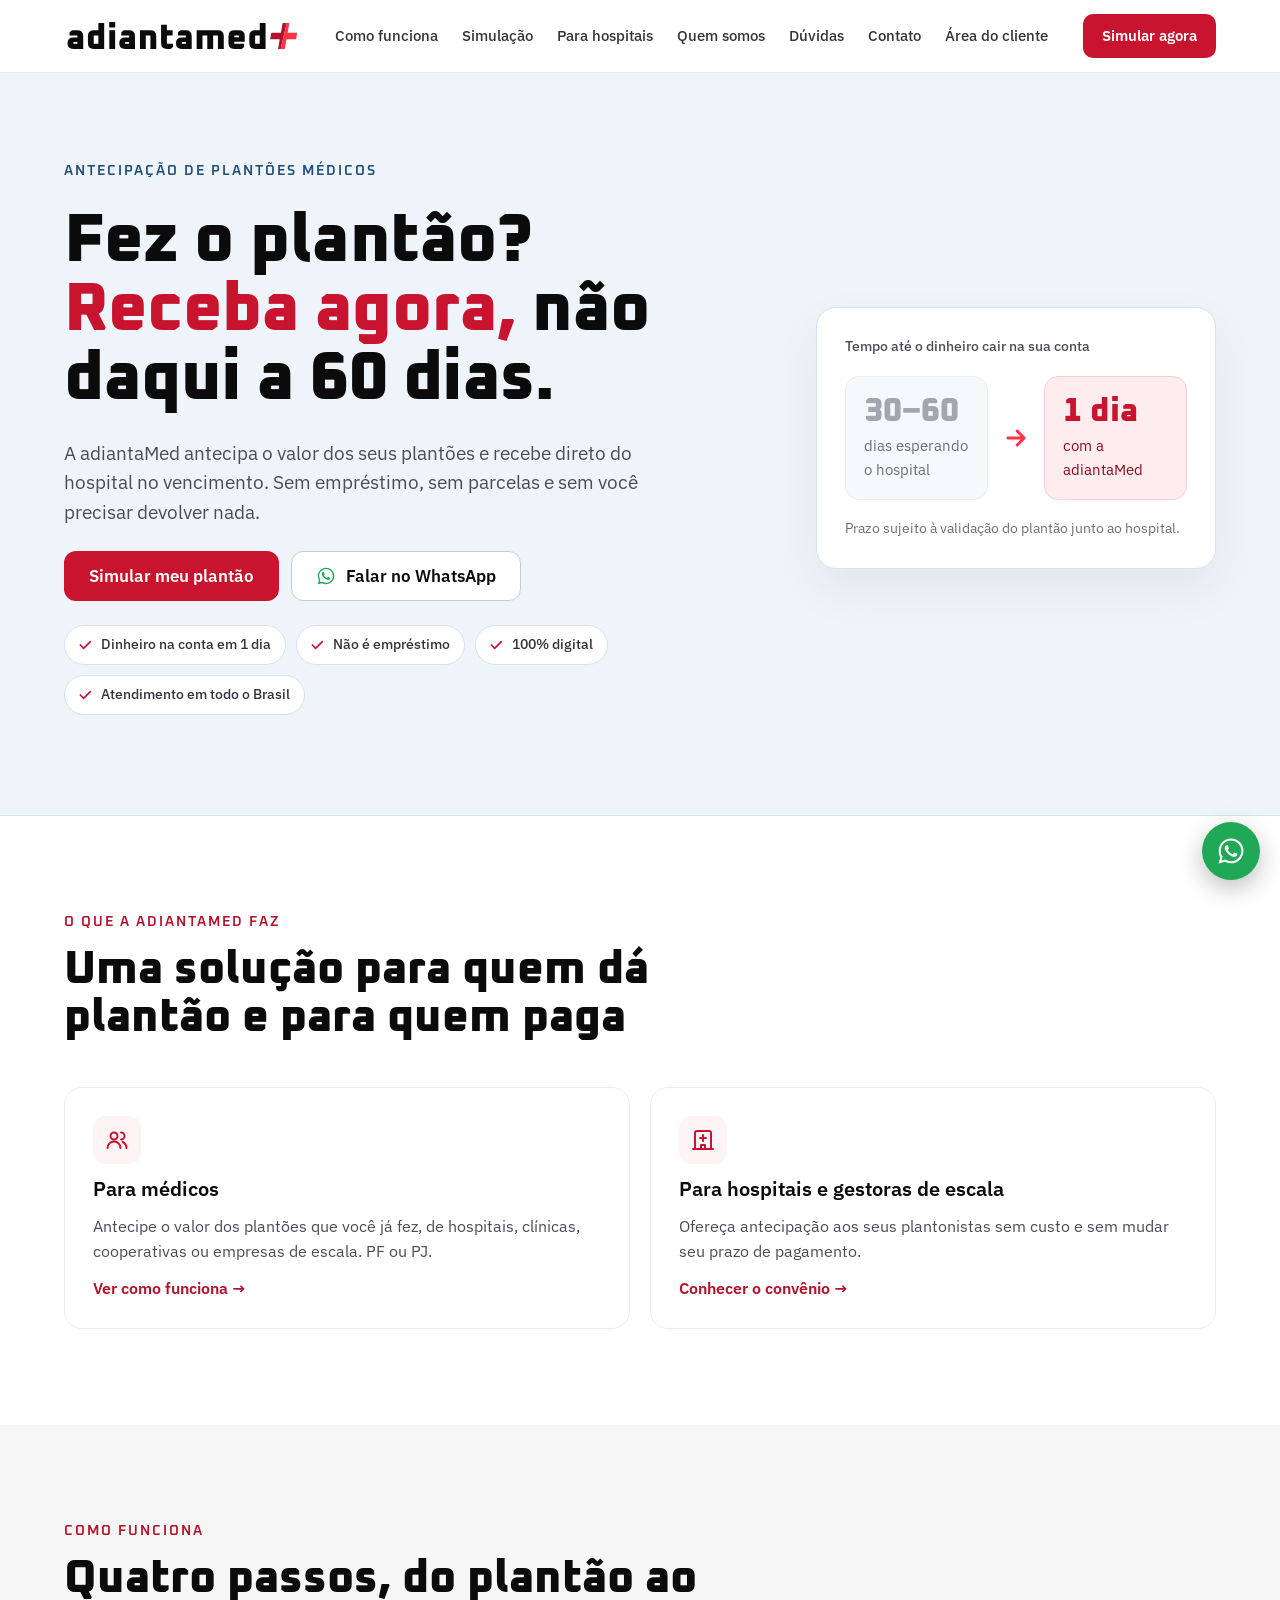
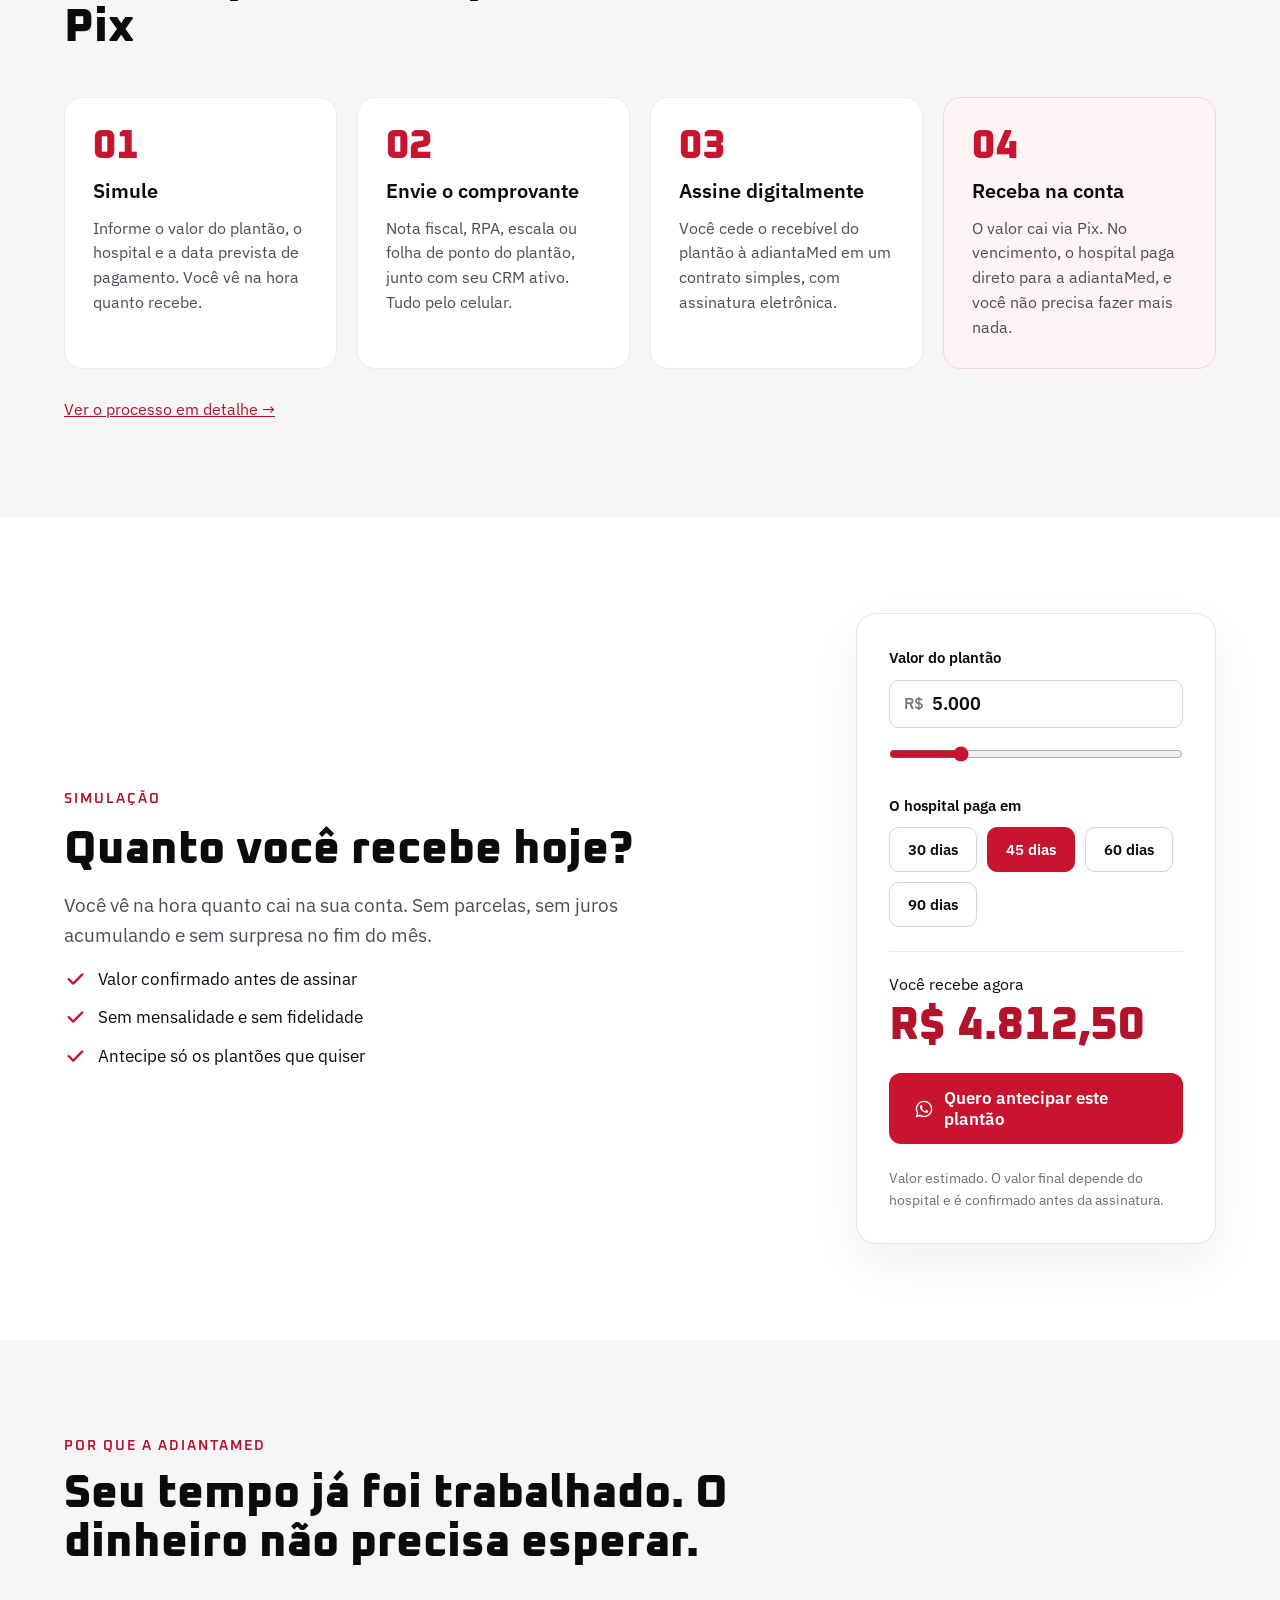
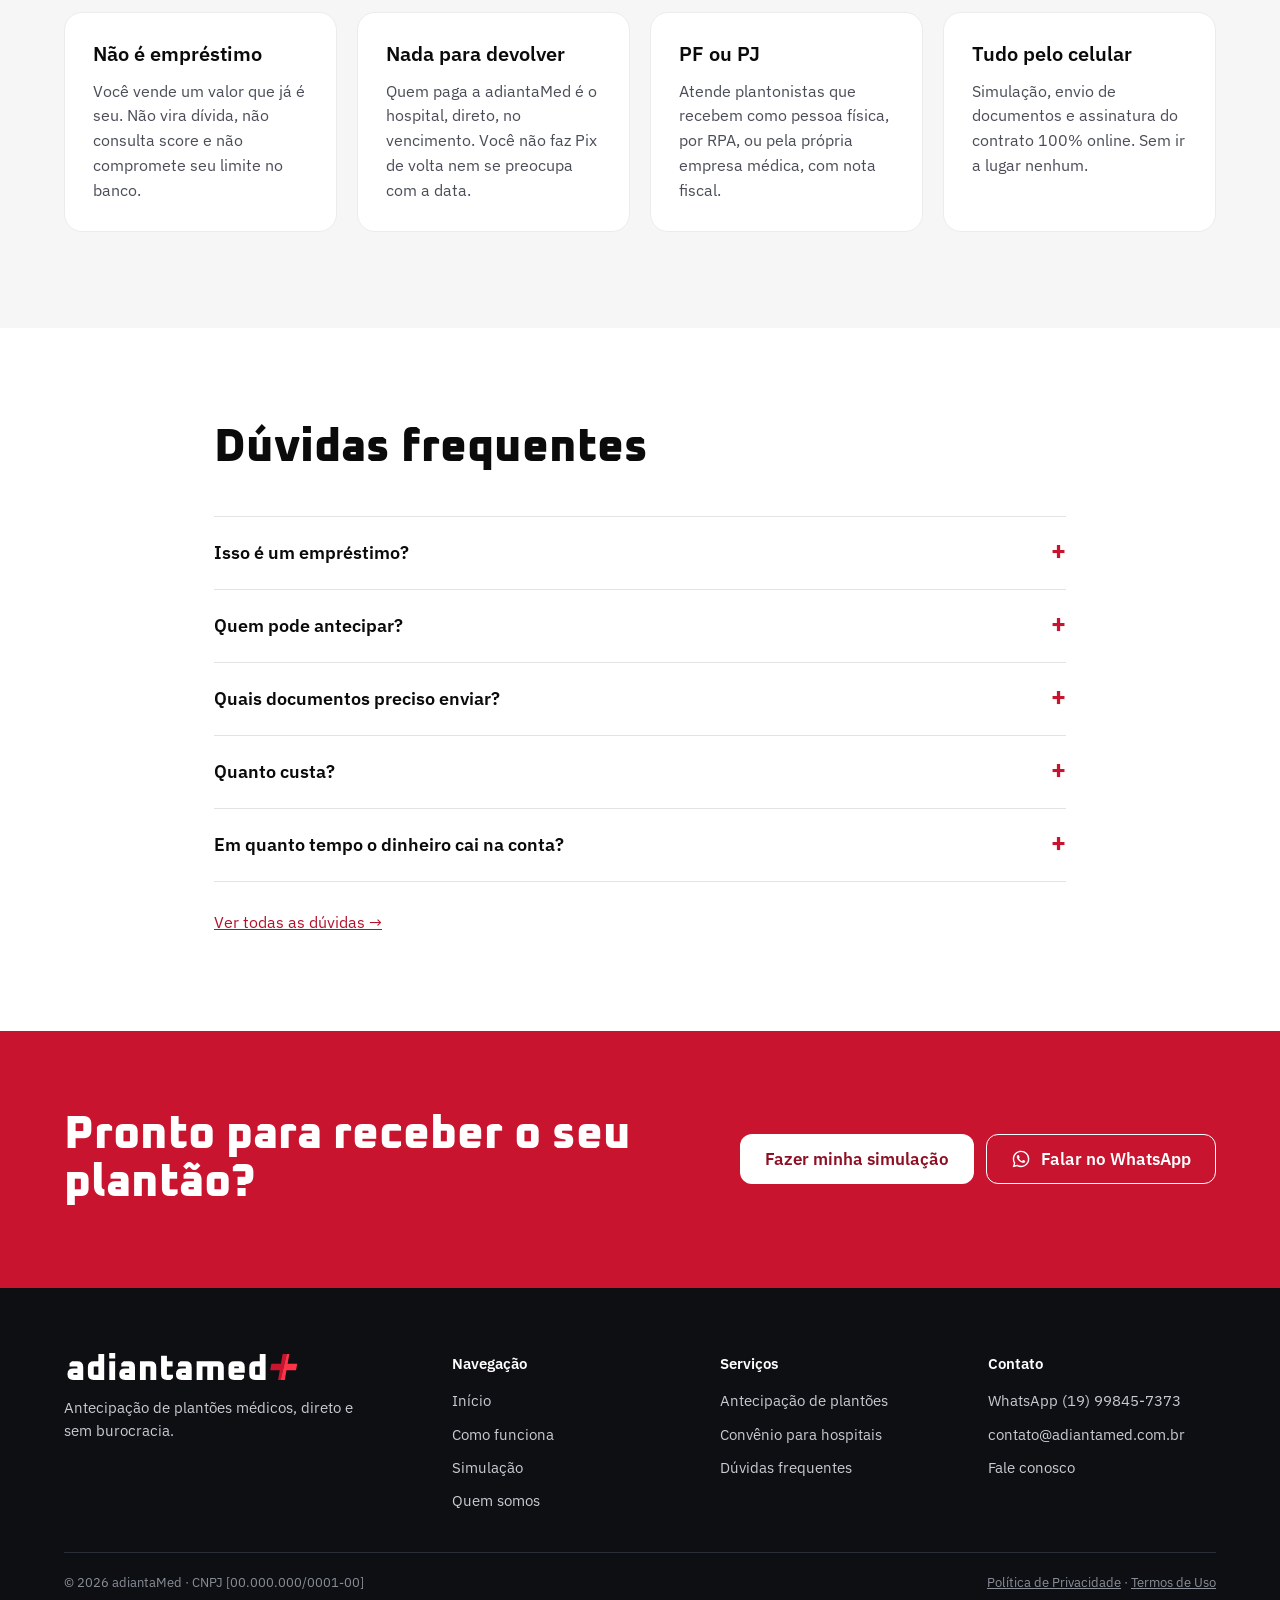
<file: index.html>
<!DOCTYPE html>
<html lang="pt-BR" data-theme="azul">
<head>
<meta charset="utf-8">
<meta name="viewport" content="width=device-width, initial-scale=1.0">
<title>adiantaMed — Antecipação de Plantões Médicos</title>
<meta name="description" content="Fez o plantão? Receba agora, não daqui a 60 dias. A adiantaMed antecipa o valor dos seus plantões e recebe direto do hospital.">
<meta name="robots" content="index, follow, max-image-preview:large">
<link rel="canonical" href="https://adiantamed.com.br/">
<meta name="theme-color" content="#C8142F">

<meta property="og:type" content="website">
<meta property="og:locale" content="pt_BR">
<meta property="og:site_name" content="adiantaMed">
<meta property="og:title" content="adiantaMed — Antecipação de Plantões Médicos">
<meta property="og:description" content="Fez o plantão? Receba agora, não daqui a 60 dias. A adiantaMed antecipa o valor dos seus plantões e recebe direto do hospital.">
<meta property="og:url" content="https://adiantamed.com.br/">
<meta property="og:image" content="https://adiantamed.com.br/og-image.png">
<meta property="og:image:width" content="1200">
<meta property="og:image:height" content="630">
<meta property="og:image:alt" content="adiantaMed — antecipação de plantões médicos">
<meta name="twitter:card" content="summary_large_image">
<meta name="twitter:image" content="https://adiantamed.com.br/og-image.png">

<link rel="icon" href="/favicon.ico" sizes="32x32">
<link rel="icon" href="/favicon.svg" type="image/svg+xml">
<link rel="apple-touch-icon" href="/apple-touch-icon.png">
<link rel="manifest" href="/site.webmanifest">

<link rel="preconnect" href="https://fonts.googleapis.com">
<link rel="preconnect" href="https://fonts.gstatic.com" crossorigin>
<link rel="stylesheet" href="https://fonts.googleapis.com/css2?family=Oxanium:wght@600;700;800&family=IBM+Plex+Sans:wght@400;500;600&display=swap">
<link rel="stylesheet" href="/style.css?v=3">
</head>
<body>
<a class="skip" href="#conteudo">Pular para o conteúdo</a>

<header class="site-header">
<div class="wrap header-row">
<a class="brand" href="/" aria-label="adiantaMed — início"><img src="/logo.svg" alt="adiantaMed" width="236" height="30"></a>
<nav id="menu" class="nav" aria-label="Principal">
<a href="/" aria-current="page">Início</a>
<a href="/como-funciona.html">Como funciona</a>
<a href="/simulacao.html">Simulação</a>
<a href="/para-hospitais.html">Para hospitais</a>
<a href="/quem-somos.html">Quem somos</a>
<a href="/duvidas.html">Dúvidas</a>
<a href="/contato.html">Contato</a>
<a href="/entrar.html">Área do cliente</a>
<a class="btn btn-primary nav-cta" href="/simulacao.html">Simular agora</a>
</nav>
<div class="header-cta">
<a class="btn btn-primary btn-sm" href="/simulacao.html">Simular agora</a>
<button class="menu-btn" type="button" aria-label="Abrir menu" aria-controls="menu" aria-expanded="false"><svg viewBox="0 0 24 24" fill="none" stroke="currentColor" stroke-width="2" stroke-linecap="round" aria-hidden="true"><path d="M4 7h16M4 12h16M4 17h16"/></svg></button>
</div>
</div>
</header>

<main id="conteudo">
<section class="dark hero">
<div class="wrap hero-grid">
<div class="hero-copy">
<p class="eyebrow">Antecipação de plantões médicos</p>
<h1 class="h1">Fez o plantão?<br><span>Receba agora,</span> não daqui a 60 dias.</h1>
<p class="lead">A adiantaMed antecipa o valor dos seus plantões e recebe direto do hospital no vencimento. Sem empréstimo, sem parcelas e sem você precisar devolver nada.</p>
<div class="actions">
<a class="btn btn-primary" href="/simulacao.html">Simular meu plantão</a>
<a class="btn btn-ghost" href="/contato.html" data-wa><svg viewBox="0 0 24 24" fill="currentColor" aria-hidden="true"><path d="M12.04 2C6.58 2 2.13 6.45 2.13 11.91c0 1.75.46 3.45 1.32 4.95L2.05 22l5.25-1.38a9.9 9.9 0 0 0 4.74 1.21h.01c5.46 0 9.9-4.45 9.9-9.91A9.86 9.86 0 0 0 12.04 2zm0 18.15h-.01a8.2 8.2 0 0 1-4.19-1.15l-.3-.18-3.12.82.83-3.04-.2-.31a8.2 8.2 0 0 1-1.26-4.38c0-4.54 3.7-8.23 8.25-8.23a8.2 8.2 0 0 1 8.23 8.24c0 4.54-3.7 8.23-8.23 8.23zm4.52-6.16c-.25-.12-1.47-.72-1.69-.81-.23-.08-.39-.12-.56.13-.16.25-.64.81-.79.97-.14.17-.29.19-.54.06-.25-.12-1.05-.39-1.99-1.23-.74-.66-1.23-1.47-1.38-1.72-.14-.25-.02-.38.11-.51.11-.11.25-.29.37-.43.13-.15.17-.25.25-.42.08-.17.04-.31-.02-.43-.06-.13-.56-1.34-.76-1.84-.2-.48-.41-.42-.56-.43h-.48c-.17 0-.43.06-.66.31-.23.25-.87.85-.87 2.07 0 1.22.89 2.4 1.01 2.56.12.17 1.75 2.67 4.24 3.74.59.26 1.05.41 1.41.52.59.19 1.13.16 1.56.1.48-.07 1.47-.6 1.67-1.18.21-.58.21-1.07.14-1.18-.06-.1-.22-.16-.47-.29z"/></svg>Falar no WhatsApp</a>
</div>
<ul class="ribbons">
<li class="ribbon"><svg viewBox="0 0 24 24" fill="none" stroke="currentColor" stroke-width="2.5" stroke-linecap="round" stroke-linejoin="round" aria-hidden="true"><path d="M5 12l5 5L20 7"/></svg>Dinheiro na conta em 1 dia</li>
<li class="ribbon"><svg viewBox="0 0 24 24" fill="none" stroke="currentColor" stroke-width="2.5" stroke-linecap="round" stroke-linejoin="round" aria-hidden="true"><path d="M5 12l5 5L20 7"/></svg>Não é empréstimo</li>
<li class="ribbon"><svg viewBox="0 0 24 24" fill="none" stroke="currentColor" stroke-width="2.5" stroke-linecap="round" stroke-linejoin="round" aria-hidden="true"><path d="M5 12l5 5L20 7"/></svg>100% digital</li>
<li class="ribbon"><svg viewBox="0 0 24 24" fill="none" stroke="currentColor" stroke-width="2.5" stroke-linecap="round" stroke-linejoin="round" aria-hidden="true"><path d="M5 12l5 5L20 7"/></svg>Atendimento em todo o Brasil</li>
</ul>
</div>
<div class="compare">
<div class="compare-title">Tempo até o dinheiro cair na sua conta</div>
<div class="compare-row">
<div class="compare-box"><div class="compare-num">30–60</div><div class="compare-label">dias esperando o hospital</div></div>
<span class="compare-arrow"><svg viewBox="0 0 24 24" fill="none" stroke="currentColor" stroke-width="2.5" stroke-linecap="round" stroke-linejoin="round" aria-hidden="true"><path d="M5 12h14M13 6l6 6-6 6"/></svg></span>
<div class="compare-box win"><div class="compare-num">1 dia</div><div class="compare-label">com a adiantaMed</div></div>
</div>
<p class="small">Prazo sujeito à validação do plantão junto ao hospital.</p>
</div>
</div>
</section>

<section class="section">
<div class="wrap">
<div class="section-head">
<p class="eyebrow">O que a adiantaMed faz</p>
<h2 class="h2">Uma solução para quem dá plantão e para quem paga</h2>
</div>
<div class="grid-2">
<a class="card card-link" href="/como-funciona.html">
<div class="icon-badge"><svg viewBox="0 0 24 24" fill="none" stroke="currentColor" stroke-width="2" stroke-linecap="round" stroke-linejoin="round" aria-hidden="true"><circle cx="9" cy="8" r="3.5"/><path d="M2.5 20a6.5 6.5 0 0 1 13 0"/><path d="M16 4.5a3.5 3.5 0 0 1 0 7M21.5 20a6.5 6.5 0 0 0-4-6"/></svg></div>
<h3 class="h3">Para médicos</h3>
<p>Antecipe o valor dos plantões que você já fez, de hospitais, clínicas, cooperativas ou empresas de escala. PF ou PJ.</p>
<span class="more">Ver como funciona →</span>
</a>
<a class="card card-link" href="/para-hospitais.html">
<div class="icon-badge"><svg viewBox="0 0 24 24" fill="none" stroke="currentColor" stroke-width="2" stroke-linecap="round" stroke-linejoin="round" aria-hidden="true"><path d="M4 21V5a2 2 0 0 1 2-2h12a2 2 0 0 1 2 2v16"/><path d="M2 21h20M12 7v6M9 10h6M10 21v-4h4v4"/></svg></div>
<h3 class="h3">Para hospitais e gestoras de escala</h3>
<p>Ofereça antecipação aos seus plantonistas sem custo e sem mudar seu prazo de pagamento.</p>
<span class="more">Conhecer o convênio →</span>
</a>
</div>
</div>
</section>

<section class="section soft">
<div class="wrap">
<div class="section-head">
<p class="eyebrow">Como funciona</p>
<h2 class="h2">Quatro passos, do plantão ao Pix</h2>
</div>
<ol class="steps grid"><li class="card"><div class="step-num">01</div><h3 class="h3">Simule</h3><p>Informe o valor do plantão, o hospital e a data prevista de pagamento. Você vê na hora quanto recebe.</p></li><li class="card"><div class="step-num">02</div><h3 class="h3">Envie o comprovante</h3><p>Nota fiscal, RPA, escala ou folha de ponto do plantão, junto com seu CRM ativo. Tudo pelo celular.</p></li><li class="card"><div class="step-num">03</div><h3 class="h3">Assine digitalmente</h3><p>Você cede o recebível do plantão à adiantaMed em um contrato simples, com assinatura eletrônica.</p></li><li class="card accent"><div class="step-num">04</div><h3 class="h3">Receba na conta</h3><p>O valor cai via Pix. No vencimento, o hospital paga direto para a adiantaMed, e você não precisa fazer mais nada.</p></li></ol>
<p style="margin-top:28px"><a href="/como-funciona.html">Ver o processo em detalhe →</a></p>
</div>
</section>

<section class="section">
<div class="wrap">
<div class="split">
<div class="split-main">
<p class="eyebrow">Simulação</p>
<h2 class="h2">Quanto você recebe hoje?</h2>
<p class="lead">Você vê na hora quanto cai na sua conta. Sem parcelas, sem juros acumulando e sem surpresa no fim do mês.</p>
<ul class="checklist">
<li><svg viewBox="0 0 24 24" fill="none" stroke="currentColor" stroke-width="2.5" stroke-linecap="round" stroke-linejoin="round" aria-hidden="true"><path d="M5 12l5 5L20 7"/></svg>Valor confirmado antes de assinar</li>
<li><svg viewBox="0 0 24 24" fill="none" stroke="currentColor" stroke-width="2.5" stroke-linecap="round" stroke-linejoin="round" aria-hidden="true"><path d="M5 12l5 5L20 7"/></svg>Sem mensalidade e sem fidelidade</li>
<li><svg viewBox="0 0 24 24" fill="none" stroke="currentColor" stroke-width="2.5" stroke-linecap="round" stroke-linejoin="round" aria-hidden="true"><path d="M5 12l5 5L20 7"/></svg>Antecipe só os plantões que quiser</li>
</ul>
</div>
<div class="split-side"><div class="sim" data-sim>
<div class="sim-row">
<div class="sim-head"><label for="valor">Valor do plantão</label></div>
<div class="money-input"><span>R$</span><input id="valor" type="text" inputmode="numeric" autocomplete="off" value="5.000" data-sim-input></div>
<input type="range" min="500" max="20000" step="100" value="5000" aria-label="Valor do plantão" data-sim-range>
</div>
<fieldset>
<legend>O hospital paga em</legend>
<div class="pills">
<button type="button" class="pill" data-prazo="30" aria-pressed="false">30 dias</button>
<button type="button" class="pill" data-prazo="45" aria-pressed="true">45 dias</button>
<button type="button" class="pill" data-prazo="60" aria-pressed="false">60 dias</button>
<button type="button" class="pill" data-prazo="90" aria-pressed="false">90 dias</button>
</div>
</fieldset>
<div class="sim-result" aria-live="polite">
<div>Você recebe agora</div>
<div class="big" data-out="liquido">R$ 4.812,50</div>
</div>
<a class="btn btn-primary" href="/contato.html" data-sim-cta data-wa><svg viewBox="0 0 24 24" fill="currentColor" aria-hidden="true"><path d="M12.04 2C6.58 2 2.13 6.45 2.13 11.91c0 1.75.46 3.45 1.32 4.95L2.05 22l5.25-1.38a9.9 9.9 0 0 0 4.74 1.21h.01c5.46 0 9.9-4.45 9.9-9.91A9.86 9.86 0 0 0 12.04 2zm0 18.15h-.01a8.2 8.2 0 0 1-4.19-1.15l-.3-.18-3.12.82.83-3.04-.2-.31a8.2 8.2 0 0 1-1.26-4.38c0-4.54 3.7-8.23 8.25-8.23a8.2 8.2 0 0 1 8.23 8.24c0 4.54-3.7 8.23-8.23 8.23zm4.52-6.16c-.25-.12-1.47-.72-1.69-.81-.23-.08-.39-.12-.56.13-.16.25-.64.81-.79.97-.14.17-.29.19-.54.06-.25-.12-1.05-.39-1.99-1.23-.74-.66-1.23-1.47-1.38-1.72-.14-.25-.02-.38.11-.51.11-.11.25-.29.37-.43.13-.15.17-.25.25-.42.08-.17.04-.31-.02-.43-.06-.13-.56-1.34-.76-1.84-.2-.48-.41-.42-.56-.43h-.48c-.17 0-.43.06-.66.31-.23.25-.87.85-.87 2.07 0 1.22.89 2.4 1.01 2.56.12.17 1.75 2.67 4.24 3.74.59.26 1.05.41 1.41.52.59.19 1.13.16 1.56.1.48-.07 1.47-.6 1.67-1.18.21-.58.21-1.07.14-1.18-.06-.1-.22-.16-.47-.29z"/></svg>Quero antecipar este plantão</a>
<p class="small">Valor estimado. O valor final depende do hospital e é confirmado antes da assinatura.</p>
</div></div>
</div>
</div>
</section>

<section class="section soft">
<div class="wrap">
<div class="section-head">
<p class="eyebrow">Por que a adiantaMed</p>
<h2 class="h2">Seu tempo já foi trabalhado. O dinheiro não precisa esperar.</h2>
</div>
<div class="grid">
<div class="card"><h3 class="h3">Não é empréstimo</h3><p>Você vende um valor que já é seu. Não vira dívida, não consulta score e não compromete seu limite no banco.</p></div>
<div class="card"><h3 class="h3">Nada para devolver</h3><p>Quem paga a adiantaMed é o hospital, direto, no vencimento. Você não faz Pix de volta nem se preocupa com a data.</p></div>
<div class="card"><h3 class="h3">PF ou PJ</h3><p>Atende plantonistas que recebem como pessoa física, por RPA, ou pela própria empresa médica, com nota fiscal.</p></div>
<div class="card"><h3 class="h3">Tudo pelo celular</h3><p>Simulação, envio de documentos e assinatura do contrato 100% online. Sem ir a lugar nenhum.</p></div>
</div>
</div>
</section>

<section class="section">
<div class="wrap" style="max-width:900px">
<div class="section-head"><h2 class="h2">Dúvidas frequentes</h2></div>
<div class="faq"><details><summary>Isso é um empréstimo?</summary><p>Não. É uma cessão de crédito: você transfere à adiantaMed o direito de receber aquele plantão e recebe o valor à vista, com um desconto. Não gera parcelas nem dívida no seu nome.</p></details><details><summary>Quem pode antecipar?</summary><p>Médicos com CRM ativo que já realizaram o plantão e têm valor a receber de hospital, clínica, cooperativa ou empresa de escala. Atendemos quem recebe como pessoa física (RPA) ou pela própria empresa médica (nota fiscal).</p></details><details><summary>Quais documentos preciso enviar?</summary><p>CRM ativo, documento com foto, dados bancários e o comprovante do plantão: nota fiscal, RPA, escala ou folha de ponto. [Lista final a definir.]</p></details><details><summary>Quanto custa?</summary><p>O custo já vem embutido: o simulador mostra direto o valor que cai na sua conta, e ele é confirmado antes de você assinar. Não há mensalidade, tarifa de cadastro nem cobrança escondida.</p></details><details><summary>Em quanto tempo o dinheiro cai na conta?</summary><p>Depois da validação do plantão e da assinatura do contrato, o valor é pago via Pix em até 1 dia útil.</p></details></div>
<p style="margin-top:28px"><a href="/duvidas.html">Ver todas as dúvidas →</a></p>
</div>
</section>

<section class="cta-band">
<div class="wrap">
<h2 class="h2">Pronto para receber o seu plantão?</h2>
<div class="actions">
<a class="btn btn-white" href="/simulacao.html">Fazer minha simulação</a>
<a class="btn btn-line-white" href="/contato.html" data-wa><svg viewBox="0 0 24 24" fill="currentColor" aria-hidden="true"><path d="M12.04 2C6.58 2 2.13 6.45 2.13 11.91c0 1.75.46 3.45 1.32 4.95L2.05 22l5.25-1.38a9.9 9.9 0 0 0 4.74 1.21h.01c5.46 0 9.9-4.45 9.9-9.91A9.86 9.86 0 0 0 12.04 2zm0 18.15h-.01a8.2 8.2 0 0 1-4.19-1.15l-.3-.18-3.12.82.83-3.04-.2-.31a8.2 8.2 0 0 1-1.26-4.38c0-4.54 3.7-8.23 8.25-8.23a8.2 8.2 0 0 1 8.23 8.24c0 4.54-3.7 8.23-8.23 8.23zm4.52-6.16c-.25-.12-1.47-.72-1.69-.81-.23-.08-.39-.12-.56.13-.16.25-.64.81-.79.97-.14.17-.29.19-.54.06-.25-.12-1.05-.39-1.99-1.23-.74-.66-1.23-1.47-1.38-1.72-.14-.25-.02-.38.11-.51.11-.11.25-.29.37-.43.13-.15.17-.25.25-.42.08-.17.04-.31-.02-.43-.06-.13-.56-1.34-.76-1.84-.2-.48-.41-.42-.56-.43h-.48c-.17 0-.43.06-.66.31-.23.25-.87.85-.87 2.07 0 1.22.89 2.4 1.01 2.56.12.17 1.75 2.67 4.24 3.74.59.26 1.05.41 1.41.52.59.19 1.13.16 1.56.1.48-.07 1.47-.6 1.67-1.18.21-.58.21-1.07.14-1.18-.06-.1-.22-.16-.47-.29z"/></svg>Falar no WhatsApp</a>
</div>
</div>
</section>
</main>

<footer class="site-footer">
<div class="wrap">
<div class="footer-top">
<div class="footer-brand">
<img src="/logo-branco.svg" alt="adiantaMed" width="236" height="30">
<p>Antecipação de plantões médicos, direto e sem burocracia.</p>
</div>
<nav class="footer-col" aria-label="Navegação do rodapé">
<h2>Navegação</h2>
<a href="/">Início</a>
<a href="/como-funciona.html">Como funciona</a>
<a href="/simulacao.html">Simulação</a>
<a href="/quem-somos.html">Quem somos</a>
</nav>
<div class="footer-col">
<h2>Serviços</h2>
<a href="/como-funciona.html">Antecipação de plantões</a>
<a href="/para-hospitais.html">Convênio para hospitais</a>
<a href="/duvidas.html">Dúvidas frequentes</a>
</div>
<div class="footer-col">
<h2>Contato</h2>
<a href="/contato.html" data-wa>WhatsApp (19) 99845-7373</a>
<a href="mailto:contato@adiantamed.com.br">contato@adiantamed.com.br</a>
<a href="/contato.html">Fale conosco</a>
</div>
</div>
<div class="footer-bottom">
<span>© <span data-year>2026</span> adiantaMed · CNPJ [00.000.000/0001-00]</span>
<span><a href="/privacidade.html">Política de Privacidade</a> · <a href="/termos.html">Termos de Uso</a></span>
</div>
</div>
</footer>

<a class="wa-float" href="/contato.html" data-wa aria-label="Falar no WhatsApp"><svg viewBox="0 0 24 24" fill="currentColor" aria-hidden="true"><path d="M12.04 2C6.58 2 2.13 6.45 2.13 11.91c0 1.75.46 3.45 1.32 4.95L2.05 22l5.25-1.38a9.9 9.9 0 0 0 4.74 1.21h.01c5.46 0 9.9-4.45 9.9-9.91A9.86 9.86 0 0 0 12.04 2zm0 18.15h-.01a8.2 8.2 0 0 1-4.19-1.15l-.3-.18-3.12.82.83-3.04-.2-.31a8.2 8.2 0 0 1-1.26-4.38c0-4.54 3.7-8.23 8.25-8.23a8.2 8.2 0 0 1 8.23 8.24c0 4.54-3.7 8.23-8.23 8.23zm4.52-6.16c-.25-.12-1.47-.72-1.69-.81-.23-.08-.39-.12-.56.13-.16.25-.64.81-.79.97-.14.17-.29.19-.54.06-.25-.12-1.05-.39-1.99-1.23-.74-.66-1.23-1.47-1.38-1.72-.14-.25-.02-.38.11-.51.11-.11.25-.29.37-.43.13-.15.17-.25.25-.42.08-.17.04-.31-.02-.43-.06-.13-.56-1.34-.76-1.84-.2-.48-.41-.42-.56-.43h-.48c-.17 0-.43.06-.66.31-.23.25-.87.85-.87 2.07 0 1.22.89 2.4 1.01 2.56.12.17 1.75 2.67 4.24 3.74.59.26 1.05.41 1.41.52.59.19 1.13.16 1.56.1.48-.07 1.47-.6 1.67-1.18.21-.58.21-1.07.14-1.18-.06-.1-.22-.16-.47-.29z"/></svg></a>
<script src="/main.js?v=2"></script>
</body>
</html>
</file>
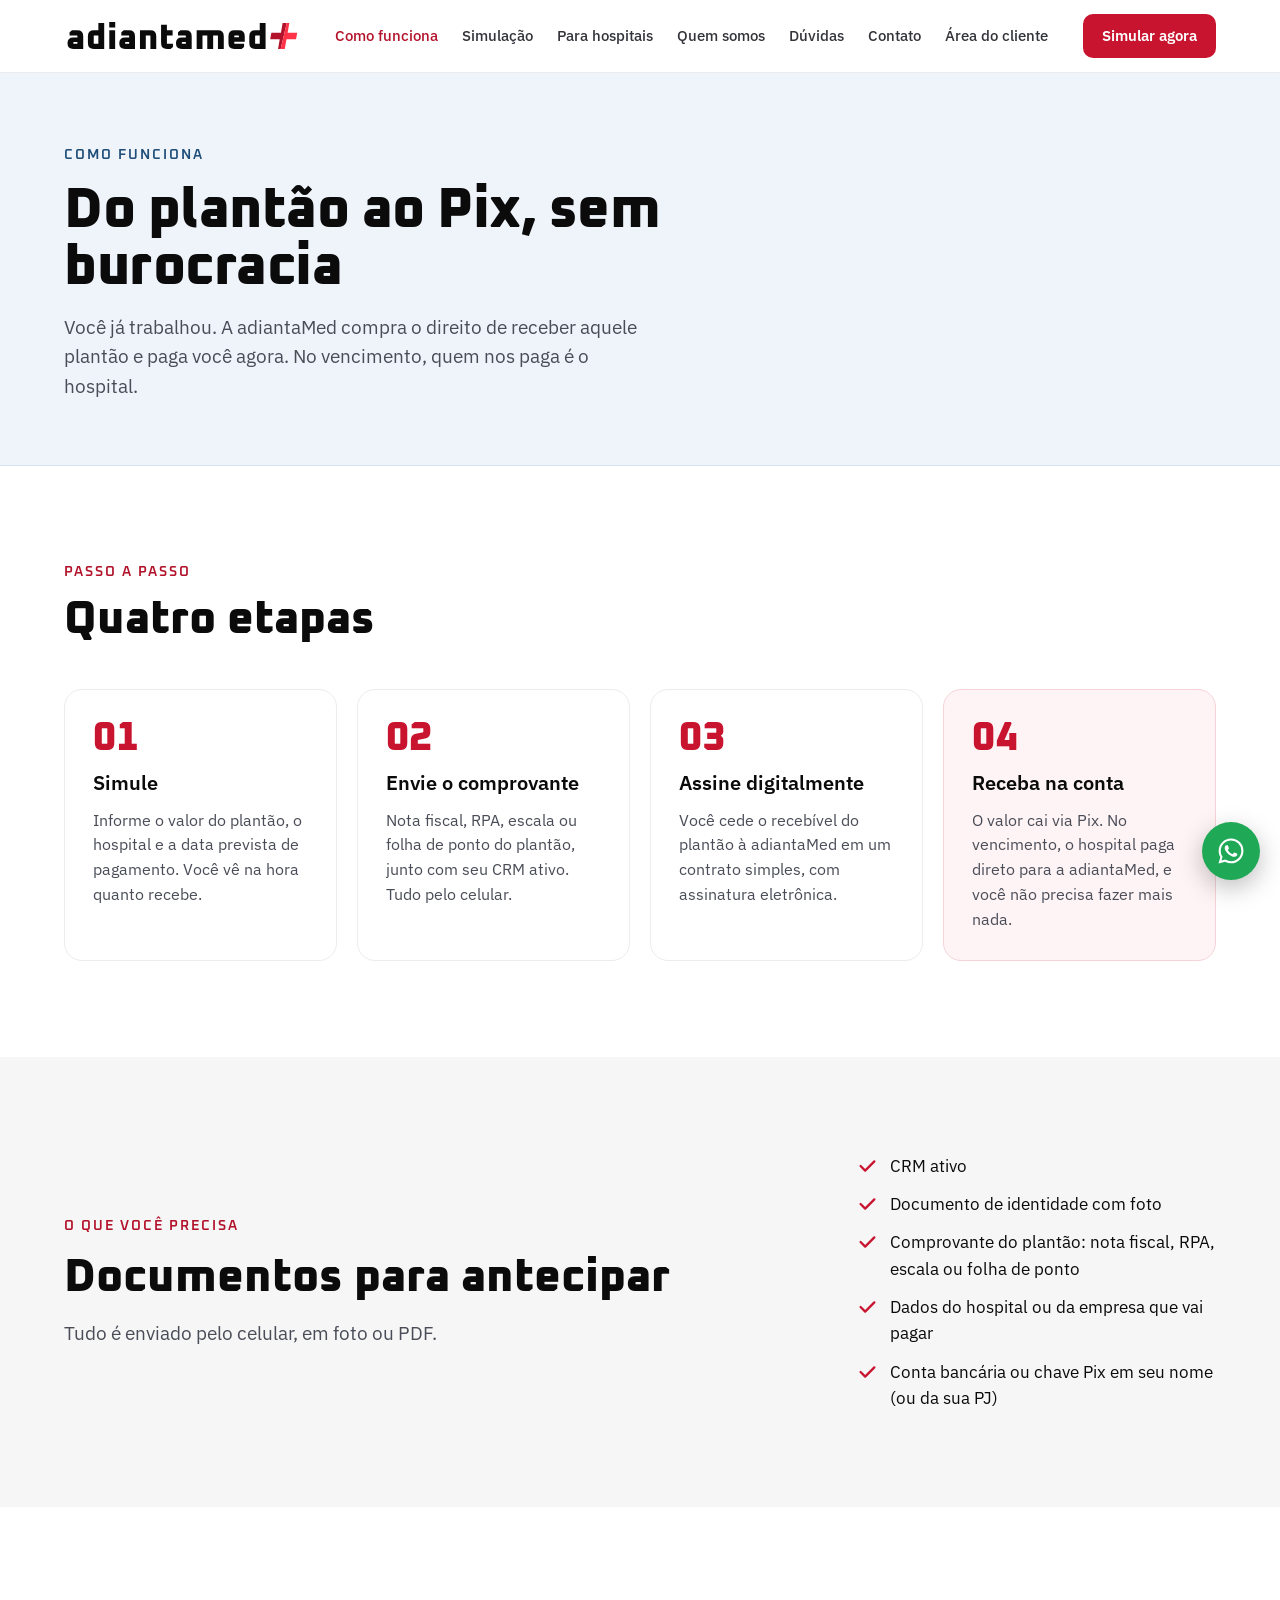
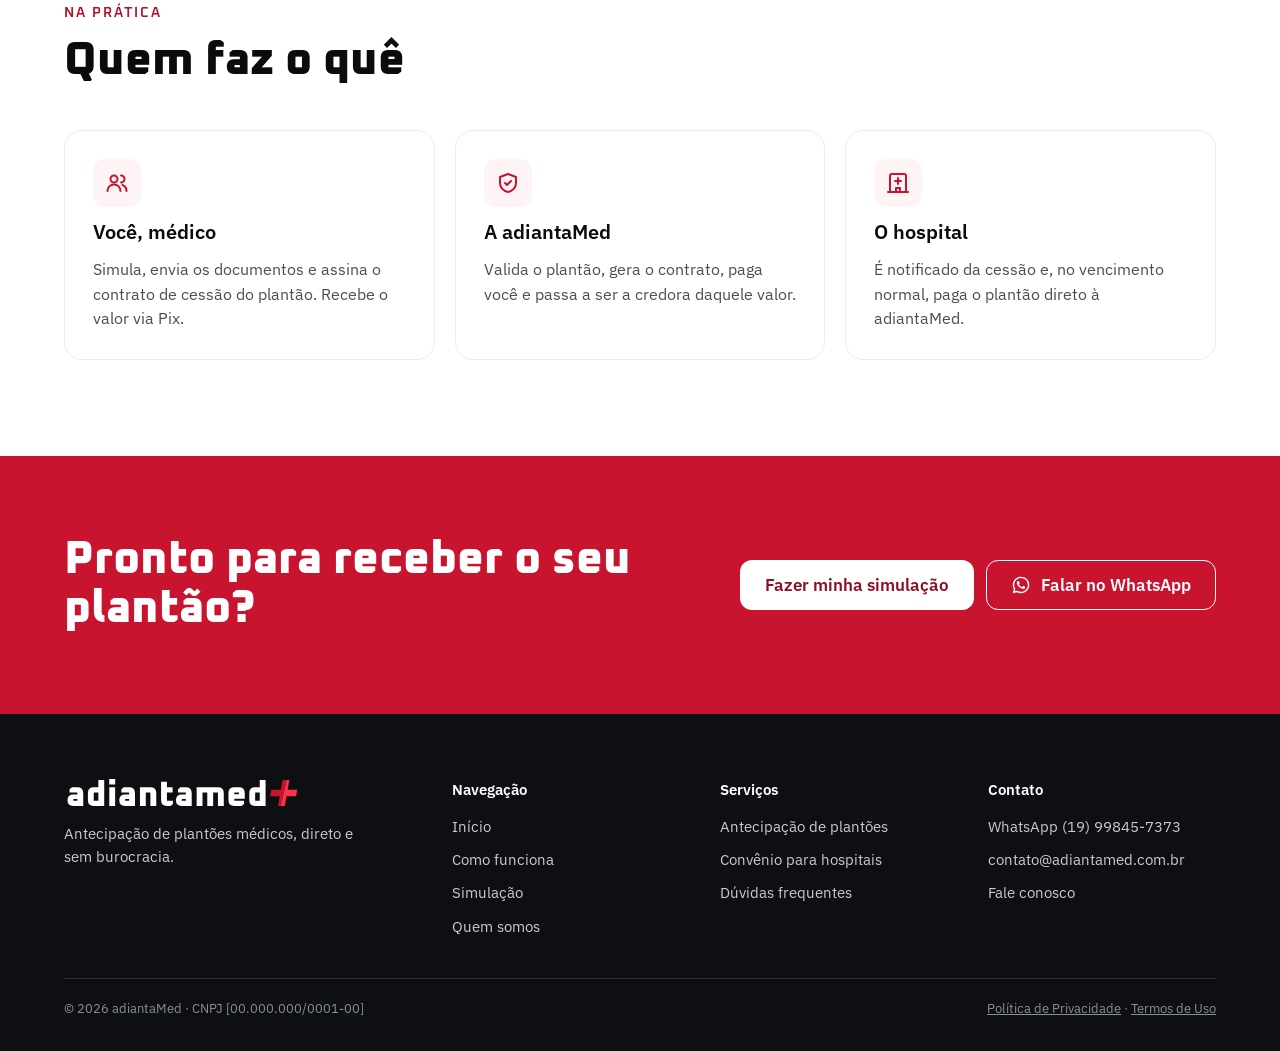
<file: como-funciona.html>
<!DOCTYPE html>
<html lang="pt-BR" data-theme="azul">
<head>
<meta charset="utf-8">
<meta name="viewport" content="width=device-width, initial-scale=1.0">
<title>Como funciona — adiantaMed</title>
<meta name="description" content="Entenda passo a passo como antecipar seus plantões médicos com a adiantaMed: simulação, documentos, assinatura digital e Pix.">
<meta name="robots" content="index, follow, max-image-preview:large">
<link rel="canonical" href="https://adiantamed.com.br/como-funciona.html">
<meta name="theme-color" content="#C8142F">

<meta property="og:type" content="website">
<meta property="og:locale" content="pt_BR">
<meta property="og:site_name" content="adiantaMed">
<meta property="og:title" content="Como funciona — adiantaMed">
<meta property="og:description" content="Entenda passo a passo como antecipar seus plantões médicos com a adiantaMed: simulação, documentos, assinatura digital e Pix.">
<meta property="og:url" content="https://adiantamed.com.br/como-funciona.html">
<meta property="og:image" content="https://adiantamed.com.br/og-image.png">
<meta property="og:image:width" content="1200">
<meta property="og:image:height" content="630">
<meta property="og:image:alt" content="adiantaMed — antecipação de plantões médicos">
<meta name="twitter:card" content="summary_large_image">
<meta name="twitter:image" content="https://adiantamed.com.br/og-image.png">

<link rel="icon" href="/favicon.ico" sizes="32x32">
<link rel="icon" href="/favicon.svg" type="image/svg+xml">
<link rel="apple-touch-icon" href="/apple-touch-icon.png">
<link rel="manifest" href="/site.webmanifest">

<link rel="preconnect" href="https://fonts.googleapis.com">
<link rel="preconnect" href="https://fonts.gstatic.com" crossorigin>
<link rel="stylesheet" href="https://fonts.googleapis.com/css2?family=Oxanium:wght@600;700;800&family=IBM+Plex+Sans:wght@400;500;600&display=swap">
<link rel="stylesheet" href="/style.css?v=3">
</head>
<body>
<a class="skip" href="#conteudo">Pular para o conteúdo</a>

<header class="site-header">
<div class="wrap header-row">
<a class="brand" href="/" aria-label="adiantaMed — início"><img src="/logo.svg" alt="adiantaMed" width="236" height="30"></a>
<nav id="menu" class="nav" aria-label="Principal">
<a href="/">Início</a>
<a href="/como-funciona.html" aria-current="page">Como funciona</a>
<a href="/simulacao.html">Simulação</a>
<a href="/para-hospitais.html">Para hospitais</a>
<a href="/quem-somos.html">Quem somos</a>
<a href="/duvidas.html">Dúvidas</a>
<a href="/contato.html">Contato</a>
<a href="/entrar.html">Área do cliente</a>
<a class="btn btn-primary nav-cta" href="/simulacao.html">Simular agora</a>
</nav>
<div class="header-cta">
<a class="btn btn-primary btn-sm" href="/simulacao.html">Simular agora</a>
<button class="menu-btn" type="button" aria-label="Abrir menu" aria-controls="menu" aria-expanded="false"><svg viewBox="0 0 24 24" fill="none" stroke="currentColor" stroke-width="2" stroke-linecap="round" aria-hidden="true"><path d="M4 7h16M4 12h16M4 17h16"/></svg></button>
</div>
</div>
</header>

<main id="conteudo">
<section class="dark page-hero">
<div class="wrap">
<p class="eyebrow">Como funciona</p>
<h1 class="h1">Do plantão ao Pix, sem burocracia</h1>
<p class="lead">Você já trabalhou. A adiantaMed compra o direito de receber aquele plantão e paga você agora. No vencimento, quem nos paga é o hospital.</p>
</div>
</section>

<section class="section">
<div class="wrap">
<div class="section-head"><p class="eyebrow">Passo a passo</p><h2 class="h2">Quatro etapas</h2></div>
<ol class="steps grid"><li class="card"><div class="step-num">01</div><h3 class="h3">Simule</h3><p>Informe o valor do plantão, o hospital e a data prevista de pagamento. Você vê na hora quanto recebe.</p></li><li class="card"><div class="step-num">02</div><h3 class="h3">Envie o comprovante</h3><p>Nota fiscal, RPA, escala ou folha de ponto do plantão, junto com seu CRM ativo. Tudo pelo celular.</p></li><li class="card"><div class="step-num">03</div><h3 class="h3">Assine digitalmente</h3><p>Você cede o recebível do plantão à adiantaMed em um contrato simples, com assinatura eletrônica.</p></li><li class="card accent"><div class="step-num">04</div><h3 class="h3">Receba na conta</h3><p>O valor cai via Pix. No vencimento, o hospital paga direto para a adiantaMed, e você não precisa fazer mais nada.</p></li></ol>
</div>
</section>

<section class="section soft">
<div class="wrap">
<div class="split">
<div class="split-main">
<p class="eyebrow">O que você precisa</p>
<h2 class="h2">Documentos para antecipar</h2>
<p class="lead">Tudo é enviado pelo celular, em foto ou PDF.</p>
</div>
<div class="split-side">
<ul class="checklist">
<li><svg viewBox="0 0 24 24" fill="none" stroke="currentColor" stroke-width="2.5" stroke-linecap="round" stroke-linejoin="round" aria-hidden="true"><path d="M5 12l5 5L20 7"/></svg>CRM ativo</li>
<li><svg viewBox="0 0 24 24" fill="none" stroke="currentColor" stroke-width="2.5" stroke-linecap="round" stroke-linejoin="round" aria-hidden="true"><path d="M5 12l5 5L20 7"/></svg>Documento de identidade com foto</li>
<li><svg viewBox="0 0 24 24" fill="none" stroke="currentColor" stroke-width="2.5" stroke-linecap="round" stroke-linejoin="round" aria-hidden="true"><path d="M5 12l5 5L20 7"/></svg>Comprovante do plantão: nota fiscal, RPA, escala ou folha de ponto</li>
<li><svg viewBox="0 0 24 24" fill="none" stroke="currentColor" stroke-width="2.5" stroke-linecap="round" stroke-linejoin="round" aria-hidden="true"><path d="M5 12l5 5L20 7"/></svg>Dados do hospital ou da empresa que vai pagar</li>
<li><svg viewBox="0 0 24 24" fill="none" stroke="currentColor" stroke-width="2.5" stroke-linecap="round" stroke-linejoin="round" aria-hidden="true"><path d="M5 12l5 5L20 7"/></svg>Conta bancária ou chave Pix em seu nome (ou da sua PJ)</li>
</ul>
</div>
</div>
</div>
</section>

<section class="section">
<div class="wrap">
<div class="section-head"><p class="eyebrow">Na prática</p><h2 class="h2">Quem faz o quê</h2></div>
<div class="grid">
<div class="card"><div class="icon-badge"><svg viewBox="0 0 24 24" fill="none" stroke="currentColor" stroke-width="2" stroke-linecap="round" stroke-linejoin="round" aria-hidden="true"><circle cx="9" cy="8" r="3.5"/><path d="M2.5 20a6.5 6.5 0 0 1 13 0"/><path d="M16 4.5a3.5 3.5 0 0 1 0 7M21.5 20a6.5 6.5 0 0 0-4-6"/></svg></div><h3 class="h3">Você, médico</h3><p>Simula, envia os documentos e assina o contrato de cessão do plantão. Recebe o valor via Pix.</p></div>
<div class="card"><div class="icon-badge"><svg viewBox="0 0 24 24" fill="none" stroke="currentColor" stroke-width="2" stroke-linecap="round" stroke-linejoin="round" aria-hidden="true"><path d="M12 3l8 3v6c0 4.5-3.4 8.3-8 9-4.6-.7-8-4.5-8-9V6l8-3z"/><path d="M9 12l2 2 4-4"/></svg></div><h3 class="h3">A adiantaMed</h3><p>Valida o plantão, gera o contrato, paga você e passa a ser a credora daquele valor.</p></div>
<div class="card"><div class="icon-badge"><svg viewBox="0 0 24 24" fill="none" stroke="currentColor" stroke-width="2" stroke-linecap="round" stroke-linejoin="round" aria-hidden="true"><path d="M4 21V5a2 2 0 0 1 2-2h12a2 2 0 0 1 2 2v16"/><path d="M2 21h20M12 7v6M9 10h6M10 21v-4h4v4"/></svg></div><h3 class="h3">O hospital</h3><p>É notificado da cessão e, no vencimento normal, paga o plantão direto à adiantaMed.</p></div>
</div>
</div>
</section>

<section class="cta-band">
<div class="wrap">
<h2 class="h2">Pronto para receber o seu plantão?</h2>
<div class="actions">
<a class="btn btn-white" href="/simulacao.html">Fazer minha simulação</a>
<a class="btn btn-line-white" href="/contato.html" data-wa><svg viewBox="0 0 24 24" fill="currentColor" aria-hidden="true"><path d="M12.04 2C6.58 2 2.13 6.45 2.13 11.91c0 1.75.46 3.45 1.32 4.95L2.05 22l5.25-1.38a9.9 9.9 0 0 0 4.74 1.21h.01c5.46 0 9.9-4.45 9.9-9.91A9.86 9.86 0 0 0 12.04 2zm0 18.15h-.01a8.2 8.2 0 0 1-4.19-1.15l-.3-.18-3.12.82.83-3.04-.2-.31a8.2 8.2 0 0 1-1.26-4.38c0-4.54 3.7-8.23 8.25-8.23a8.2 8.2 0 0 1 8.23 8.24c0 4.54-3.7 8.23-8.23 8.23zm4.52-6.16c-.25-.12-1.47-.72-1.69-.81-.23-.08-.39-.12-.56.13-.16.25-.64.81-.79.97-.14.17-.29.19-.54.06-.25-.12-1.05-.39-1.99-1.23-.74-.66-1.23-1.47-1.38-1.72-.14-.25-.02-.38.11-.51.11-.11.25-.29.37-.43.13-.15.17-.25.25-.42.08-.17.04-.31-.02-.43-.06-.13-.56-1.34-.76-1.84-.2-.48-.41-.42-.56-.43h-.48c-.17 0-.43.06-.66.31-.23.25-.87.85-.87 2.07 0 1.22.89 2.4 1.01 2.56.12.17 1.75 2.67 4.24 3.74.59.26 1.05.41 1.41.52.59.19 1.13.16 1.56.1.48-.07 1.47-.6 1.67-1.18.21-.58.21-1.07.14-1.18-.06-.1-.22-.16-.47-.29z"/></svg>Falar no WhatsApp</a>
</div>
</div>
</section>
</main>

<footer class="site-footer">
<div class="wrap">
<div class="footer-top">
<div class="footer-brand">
<img src="/logo-branco.svg" alt="adiantaMed" width="236" height="30">
<p>Antecipação de plantões médicos, direto e sem burocracia.</p>
</div>
<nav class="footer-col" aria-label="Navegação do rodapé">
<h2>Navegação</h2>
<a href="/">Início</a>
<a href="/como-funciona.html">Como funciona</a>
<a href="/simulacao.html">Simulação</a>
<a href="/quem-somos.html">Quem somos</a>
</nav>
<div class="footer-col">
<h2>Serviços</h2>
<a href="/como-funciona.html">Antecipação de plantões</a>
<a href="/para-hospitais.html">Convênio para hospitais</a>
<a href="/duvidas.html">Dúvidas frequentes</a>
</div>
<div class="footer-col">
<h2>Contato</h2>
<a href="/contato.html" data-wa>WhatsApp (19) 99845-7373</a>
<a href="mailto:contato@adiantamed.com.br">contato@adiantamed.com.br</a>
<a href="/contato.html">Fale conosco</a>
</div>
</div>
<div class="footer-bottom">
<span>© <span data-year>2026</span> adiantaMed · CNPJ [00.000.000/0001-00]</span>
<span><a href="/privacidade.html">Política de Privacidade</a> · <a href="/termos.html">Termos de Uso</a></span>
</div>
</div>
</footer>

<a class="wa-float" href="/contato.html" data-wa aria-label="Falar no WhatsApp"><svg viewBox="0 0 24 24" fill="currentColor" aria-hidden="true"><path d="M12.04 2C6.58 2 2.13 6.45 2.13 11.91c0 1.75.46 3.45 1.32 4.95L2.05 22l5.25-1.38a9.9 9.9 0 0 0 4.74 1.21h.01c5.46 0 9.9-4.45 9.9-9.91A9.86 9.86 0 0 0 12.04 2zm0 18.15h-.01a8.2 8.2 0 0 1-4.19-1.15l-.3-.18-3.12.82.83-3.04-.2-.31a8.2 8.2 0 0 1-1.26-4.38c0-4.54 3.7-8.23 8.25-8.23a8.2 8.2 0 0 1 8.23 8.24c0 4.54-3.7 8.23-8.23 8.23zm4.52-6.16c-.25-.12-1.47-.72-1.69-.81-.23-.08-.39-.12-.56.13-.16.25-.64.81-.79.97-.14.17-.29.19-.54.06-.25-.12-1.05-.39-1.99-1.23-.74-.66-1.23-1.47-1.38-1.72-.14-.25-.02-.38.11-.51.11-.11.25-.29.37-.43.13-.15.17-.25.25-.42.08-.17.04-.31-.02-.43-.06-.13-.56-1.34-.76-1.84-.2-.48-.41-.42-.56-.43h-.48c-.17 0-.43.06-.66.31-.23.25-.87.85-.87 2.07 0 1.22.89 2.4 1.01 2.56.12.17 1.75 2.67 4.24 3.74.59.26 1.05.41 1.41.52.59.19 1.13.16 1.56.1.48-.07 1.47-.6 1.67-1.18.21-.58.21-1.07.14-1.18-.06-.1-.22-.16-.47-.29z"/></svg></a>
<script src="/main.js?v=2"></script>
</body>
</html>
</file>
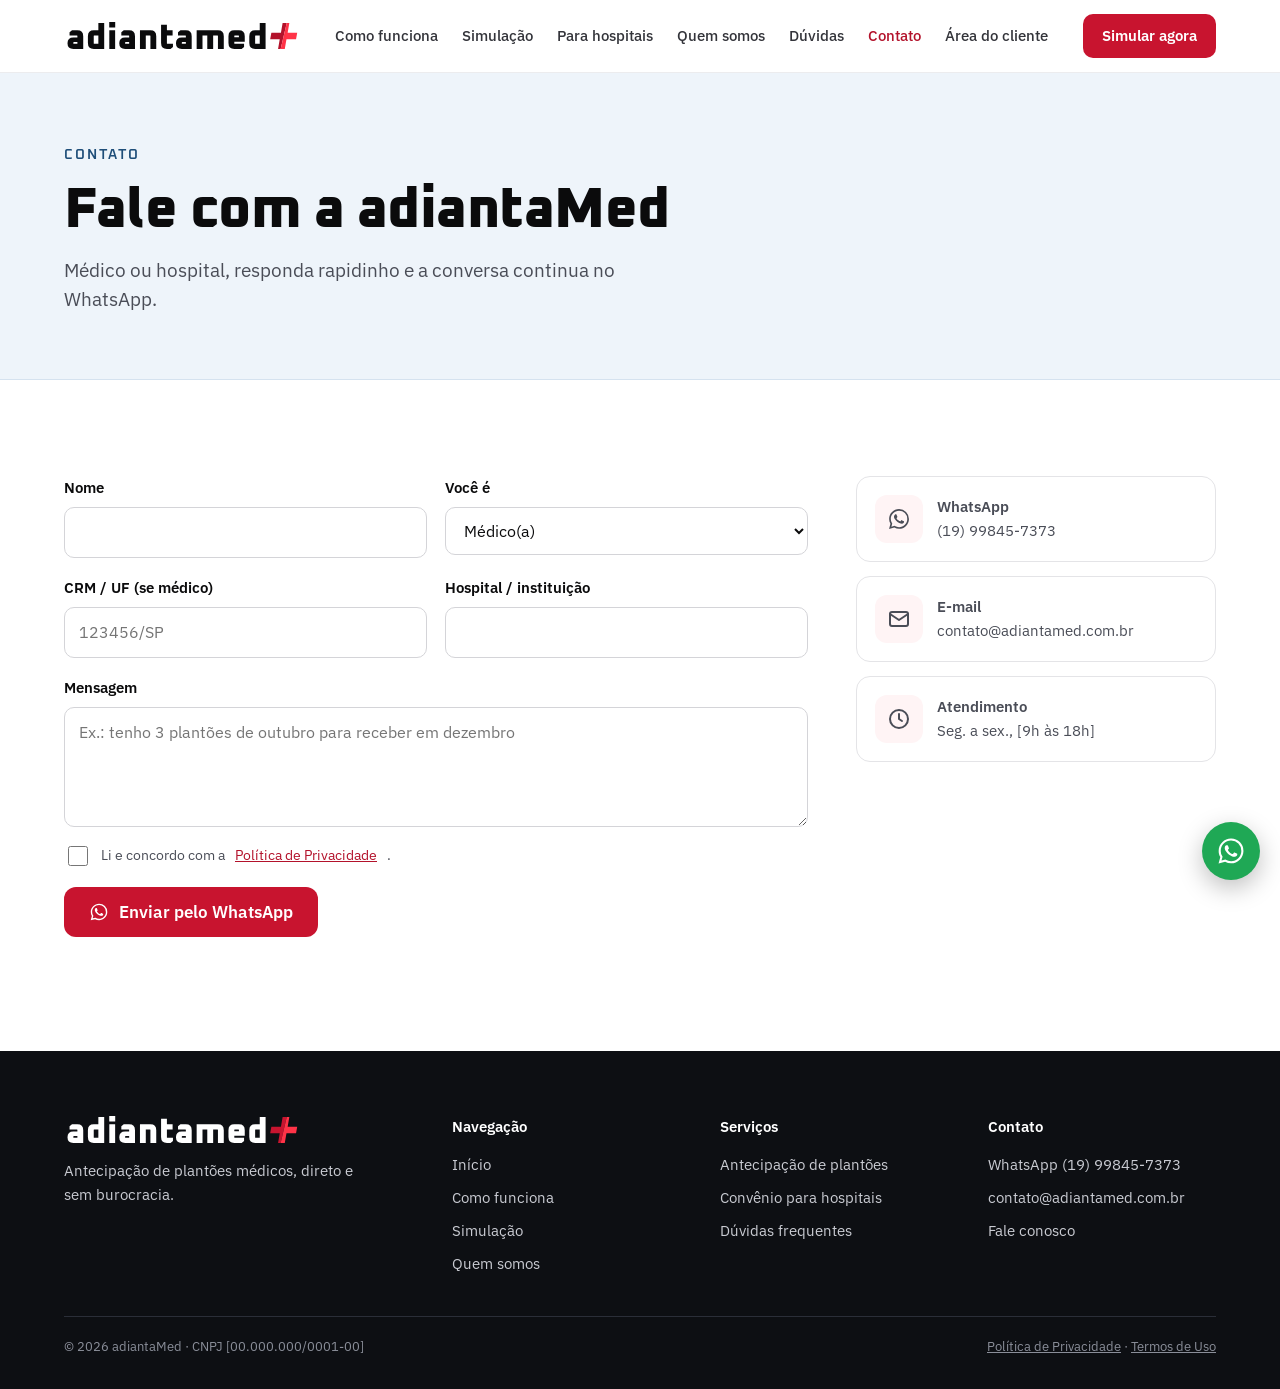
<file: contato.html>
<!DOCTYPE html>
<html lang="pt-BR" data-theme="azul">
<head>
<meta charset="utf-8">
<meta name="viewport" content="width=device-width, initial-scale=1.0">
<title>Contato — adiantaMed</title>
<meta name="description" content="Fale com a adiantaMed pelo WhatsApp ou e-mail. Atendimento para médicos e hospitais em todo o Brasil.">
<meta name="robots" content="index, follow, max-image-preview:large">
<link rel="canonical" href="https://adiantamed.com.br/contato.html">
<meta name="theme-color" content="#C8142F">

<meta property="og:type" content="website">
<meta property="og:locale" content="pt_BR">
<meta property="og:site_name" content="adiantaMed">
<meta property="og:title" content="Contato — adiantaMed">
<meta property="og:description" content="Fale com a adiantaMed pelo WhatsApp ou e-mail. Atendimento para médicos e hospitais em todo o Brasil.">
<meta property="og:url" content="https://adiantamed.com.br/contato.html">
<meta property="og:image" content="https://adiantamed.com.br/og-image.png">
<meta property="og:image:width" content="1200">
<meta property="og:image:height" content="630">
<meta property="og:image:alt" content="adiantaMed — antecipação de plantões médicos">
<meta name="twitter:card" content="summary_large_image">
<meta name="twitter:image" content="https://adiantamed.com.br/og-image.png">

<link rel="icon" href="/favicon.ico" sizes="32x32">
<link rel="icon" href="/favicon.svg" type="image/svg+xml">
<link rel="apple-touch-icon" href="/apple-touch-icon.png">
<link rel="manifest" href="/site.webmanifest">

<link rel="preconnect" href="https://fonts.googleapis.com">
<link rel="preconnect" href="https://fonts.gstatic.com" crossorigin>
<link rel="stylesheet" href="https://fonts.googleapis.com/css2?family=Oxanium:wght@600;700;800&family=IBM+Plex+Sans:wght@400;500;600&display=swap">
<link rel="stylesheet" href="/style.css?v=3">
</head>
<body>
<a class="skip" href="#conteudo">Pular para o conteúdo</a>

<header class="site-header">
<div class="wrap header-row">
<a class="brand" href="/" aria-label="adiantaMed — início"><img src="/logo.svg" alt="adiantaMed" width="236" height="30"></a>
<nav id="menu" class="nav" aria-label="Principal">
<a href="/">Início</a>
<a href="/como-funciona.html">Como funciona</a>
<a href="/simulacao.html">Simulação</a>
<a href="/para-hospitais.html">Para hospitais</a>
<a href="/quem-somos.html">Quem somos</a>
<a href="/duvidas.html">Dúvidas</a>
<a href="/contato.html" aria-current="page">Contato</a>
<a href="/entrar.html">Área do cliente</a>
<a class="btn btn-primary nav-cta" href="/simulacao.html">Simular agora</a>
</nav>
<div class="header-cta">
<a class="btn btn-primary btn-sm" href="/simulacao.html">Simular agora</a>
<button class="menu-btn" type="button" aria-label="Abrir menu" aria-controls="menu" aria-expanded="false"><svg viewBox="0 0 24 24" fill="none" stroke="currentColor" stroke-width="2" stroke-linecap="round" aria-hidden="true"><path d="M4 7h16M4 12h16M4 17h16"/></svg></button>
</div>
</div>
</header>

<main id="conteudo">
<section class="dark page-hero">
<div class="wrap">
<p class="eyebrow">Contato</p>
<h1 class="h1">Fale com a adiantaMed</h1>
<p class="lead">Médico ou hospital, responda rapidinho e a conversa continua no WhatsApp.</p>
</div>
</section>

<section class="section">
<div class="wrap">
<div class="split" style="align-items:flex-start">
<div class="split-main">
<form class="form" data-contact-form novalidate>
<div class="field"><label for="nome">Nome</label><input id="nome" name="nome" required autocomplete="name"></div>
<div class="field"><label for="perfil">Você é</label>
<select id="perfil" name="perfil" required>
<option value="Médico(a)">Médico(a)</option>
<option value="Hospital / clínica">Hospital / clínica</option>
<option value="Gestora de escala / cooperativa">Gestora de escala / cooperativa</option>
<option value="Outro">Outro</option>
</select></div>
<div class="field"><label for="crm">CRM / UF (se médico)</label><input id="crm" name="crm" placeholder="123456/SP"></div>
<div class="field"><label for="hospital">Hospital / instituição</label><input id="hospital" name="hospital"></div>
<div class="field full"><label for="mensagem">Mensagem</label><textarea id="mensagem" name="mensagem" placeholder="Ex.: tenho 3 plantões de outubro para receber em dezembro"></textarea></div>
<label class="check full"><input type="checkbox" required> Li e concordo com a <a href="/privacidade.html">Política de Privacidade</a>.</label>
<div class="full actions"><button class="btn btn-primary" type="submit"><svg viewBox="0 0 24 24" fill="currentColor" aria-hidden="true"><path d="M12.04 2C6.58 2 2.13 6.45 2.13 11.91c0 1.75.46 3.45 1.32 4.95L2.05 22l5.25-1.38a9.9 9.9 0 0 0 4.74 1.21h.01c5.46 0 9.9-4.45 9.9-9.91A9.86 9.86 0 0 0 12.04 2zm0 18.15h-.01a8.2 8.2 0 0 1-4.19-1.15l-.3-.18-3.12.82.83-3.04-.2-.31a8.2 8.2 0 0 1-1.26-4.38c0-4.54 3.7-8.23 8.25-8.23a8.2 8.2 0 0 1 8.23 8.24c0 4.54-3.7 8.23-8.23 8.23zm4.52-6.16c-.25-.12-1.47-.72-1.69-.81-.23-.08-.39-.12-.56.13-.16.25-.64.81-.79.97-.14.17-.29.19-.54.06-.25-.12-1.05-.39-1.99-1.23-.74-.66-1.23-1.47-1.38-1.72-.14-.25-.02-.38.11-.51.11-.11.25-.29.37-.43.13-.15.17-.25.25-.42.08-.17.04-.31-.02-.43-.06-.13-.56-1.34-.76-1.84-.2-.48-.41-.42-.56-.43h-.48c-.17 0-.43.06-.66.31-.23.25-.87.85-.87 2.07 0 1.22.89 2.4 1.01 2.56.12.17 1.75 2.67 4.24 3.74.59.26 1.05.41 1.41.52.59.19 1.13.16 1.56.1.48-.07 1.47-.6 1.67-1.18.21-.58.21-1.07.14-1.18-.06-.1-.22-.16-.47-.29z"/></svg>Enviar pelo WhatsApp</button></div>
<p class="small full" data-status aria-live="polite"></p>
</form>
</div>
<div class="split-side">
<ul class="contact-list">
<li><a href="/contato.html" data-wa><span class="icon-badge"><svg viewBox="0 0 24 24" fill="currentColor" aria-hidden="true"><path d="M12.04 2C6.58 2 2.13 6.45 2.13 11.91c0 1.75.46 3.45 1.32 4.95L2.05 22l5.25-1.38a9.9 9.9 0 0 0 4.74 1.21h.01c5.46 0 9.9-4.45 9.9-9.91A9.86 9.86 0 0 0 12.04 2zm0 18.15h-.01a8.2 8.2 0 0 1-4.19-1.15l-.3-.18-3.12.82.83-3.04-.2-.31a8.2 8.2 0 0 1-1.26-4.38c0-4.54 3.7-8.23 8.25-8.23a8.2 8.2 0 0 1 8.23 8.24c0 4.54-3.7 8.23-8.23 8.23zm4.52-6.16c-.25-.12-1.47-.72-1.69-.81-.23-.08-.39-.12-.56.13-.16.25-.64.81-.79.97-.14.17-.29.19-.54.06-.25-.12-1.05-.39-1.99-1.23-.74-.66-1.23-1.47-1.38-1.72-.14-.25-.02-.38.11-.51.11-.11.25-.29.37-.43.13-.15.17-.25.25-.42.08-.17.04-.31-.02-.43-.06-.13-.56-1.34-.76-1.84-.2-.48-.41-.42-.56-.43h-.48c-.17 0-.43.06-.66.31-.23.25-.87.85-.87 2.07 0 1.22.89 2.4 1.01 2.56.12.17 1.75 2.67 4.24 3.74.59.26 1.05.41 1.41.52.59.19 1.13.16 1.56.1.48-.07 1.47-.6 1.67-1.18.21-.58.21-1.07.14-1.18-.06-.1-.22-.16-.47-.29z"/></svg></span><span><strong>WhatsApp</strong><span>(19) 99845-7373</span></span></a></li>
<li><a href="mailto:contato@adiantamed.com.br"><span class="icon-badge"><svg viewBox="0 0 24 24" fill="none" stroke="currentColor" stroke-width="2" stroke-linecap="round" stroke-linejoin="round" aria-hidden="true"><rect x="3" y="5" width="18" height="14" rx="2"/><path d="M3 7l9 6 9-6"/></svg></span><span><strong>E-mail</strong><span>contato@adiantamed.com.br</span></span></a></li>
<li><div><span class="icon-badge"><svg viewBox="0 0 24 24" fill="none" stroke="currentColor" stroke-width="2" stroke-linecap="round" stroke-linejoin="round" aria-hidden="true"><circle cx="12" cy="12" r="9"/><path d="M12 7v5l3 2"/></svg></span><span><strong>Atendimento</strong><span>Seg. a sex., [9h às 18h]</span></span></div></li>
</ul>
</div>
</div>
</div>
</section>
</main>

<footer class="site-footer">
<div class="wrap">
<div class="footer-top">
<div class="footer-brand">
<img src="/logo-branco.svg" alt="adiantaMed" width="236" height="30">
<p>Antecipação de plantões médicos, direto e sem burocracia.</p>
</div>
<nav class="footer-col" aria-label="Navegação do rodapé">
<h2>Navegação</h2>
<a href="/">Início</a>
<a href="/como-funciona.html">Como funciona</a>
<a href="/simulacao.html">Simulação</a>
<a href="/quem-somos.html">Quem somos</a>
</nav>
<div class="footer-col">
<h2>Serviços</h2>
<a href="/como-funciona.html">Antecipação de plantões</a>
<a href="/para-hospitais.html">Convênio para hospitais</a>
<a href="/duvidas.html">Dúvidas frequentes</a>
</div>
<div class="footer-col">
<h2>Contato</h2>
<a href="/contato.html" data-wa>WhatsApp (19) 99845-7373</a>
<a href="mailto:contato@adiantamed.com.br">contato@adiantamed.com.br</a>
<a href="/contato.html">Fale conosco</a>
</div>
</div>
<div class="footer-bottom">
<span>© <span data-year>2026</span> adiantaMed · CNPJ [00.000.000/0001-00]</span>
<span><a href="/privacidade.html">Política de Privacidade</a> · <a href="/termos.html">Termos de Uso</a></span>
</div>
</div>
</footer>

<a class="wa-float" href="/contato.html" data-wa aria-label="Falar no WhatsApp"><svg viewBox="0 0 24 24" fill="currentColor" aria-hidden="true"><path d="M12.04 2C6.58 2 2.13 6.45 2.13 11.91c0 1.75.46 3.45 1.32 4.95L2.05 22l5.25-1.38a9.9 9.9 0 0 0 4.74 1.21h.01c5.46 0 9.9-4.45 9.9-9.91A9.86 9.86 0 0 0 12.04 2zm0 18.15h-.01a8.2 8.2 0 0 1-4.19-1.15l-.3-.18-3.12.82.83-3.04-.2-.31a8.2 8.2 0 0 1-1.26-4.38c0-4.54 3.7-8.23 8.25-8.23a8.2 8.2 0 0 1 8.23 8.24c0 4.54-3.7 8.23-8.23 8.23zm4.52-6.16c-.25-.12-1.47-.72-1.69-.81-.23-.08-.39-.12-.56.13-.16.25-.64.81-.79.97-.14.17-.29.19-.54.06-.25-.12-1.05-.39-1.99-1.23-.74-.66-1.23-1.47-1.38-1.72-.14-.25-.02-.38.11-.51.11-.11.25-.29.37-.43.13-.15.17-.25.25-.42.08-.17.04-.31-.02-.43-.06-.13-.56-1.34-.76-1.84-.2-.48-.41-.42-.56-.43h-.48c-.17 0-.43.06-.66.31-.23.25-.87.85-.87 2.07 0 1.22.89 2.4 1.01 2.56.12.17 1.75 2.67 4.24 3.74.59.26 1.05.41 1.41.52.59.19 1.13.16 1.56.1.48-.07 1.47-.6 1.67-1.18.21-.58.21-1.07.14-1.18-.06-.1-.22-.16-.47-.29z"/></svg></a>
<script src="/main.js?v=2"></script>
</body>
</html>
</file>
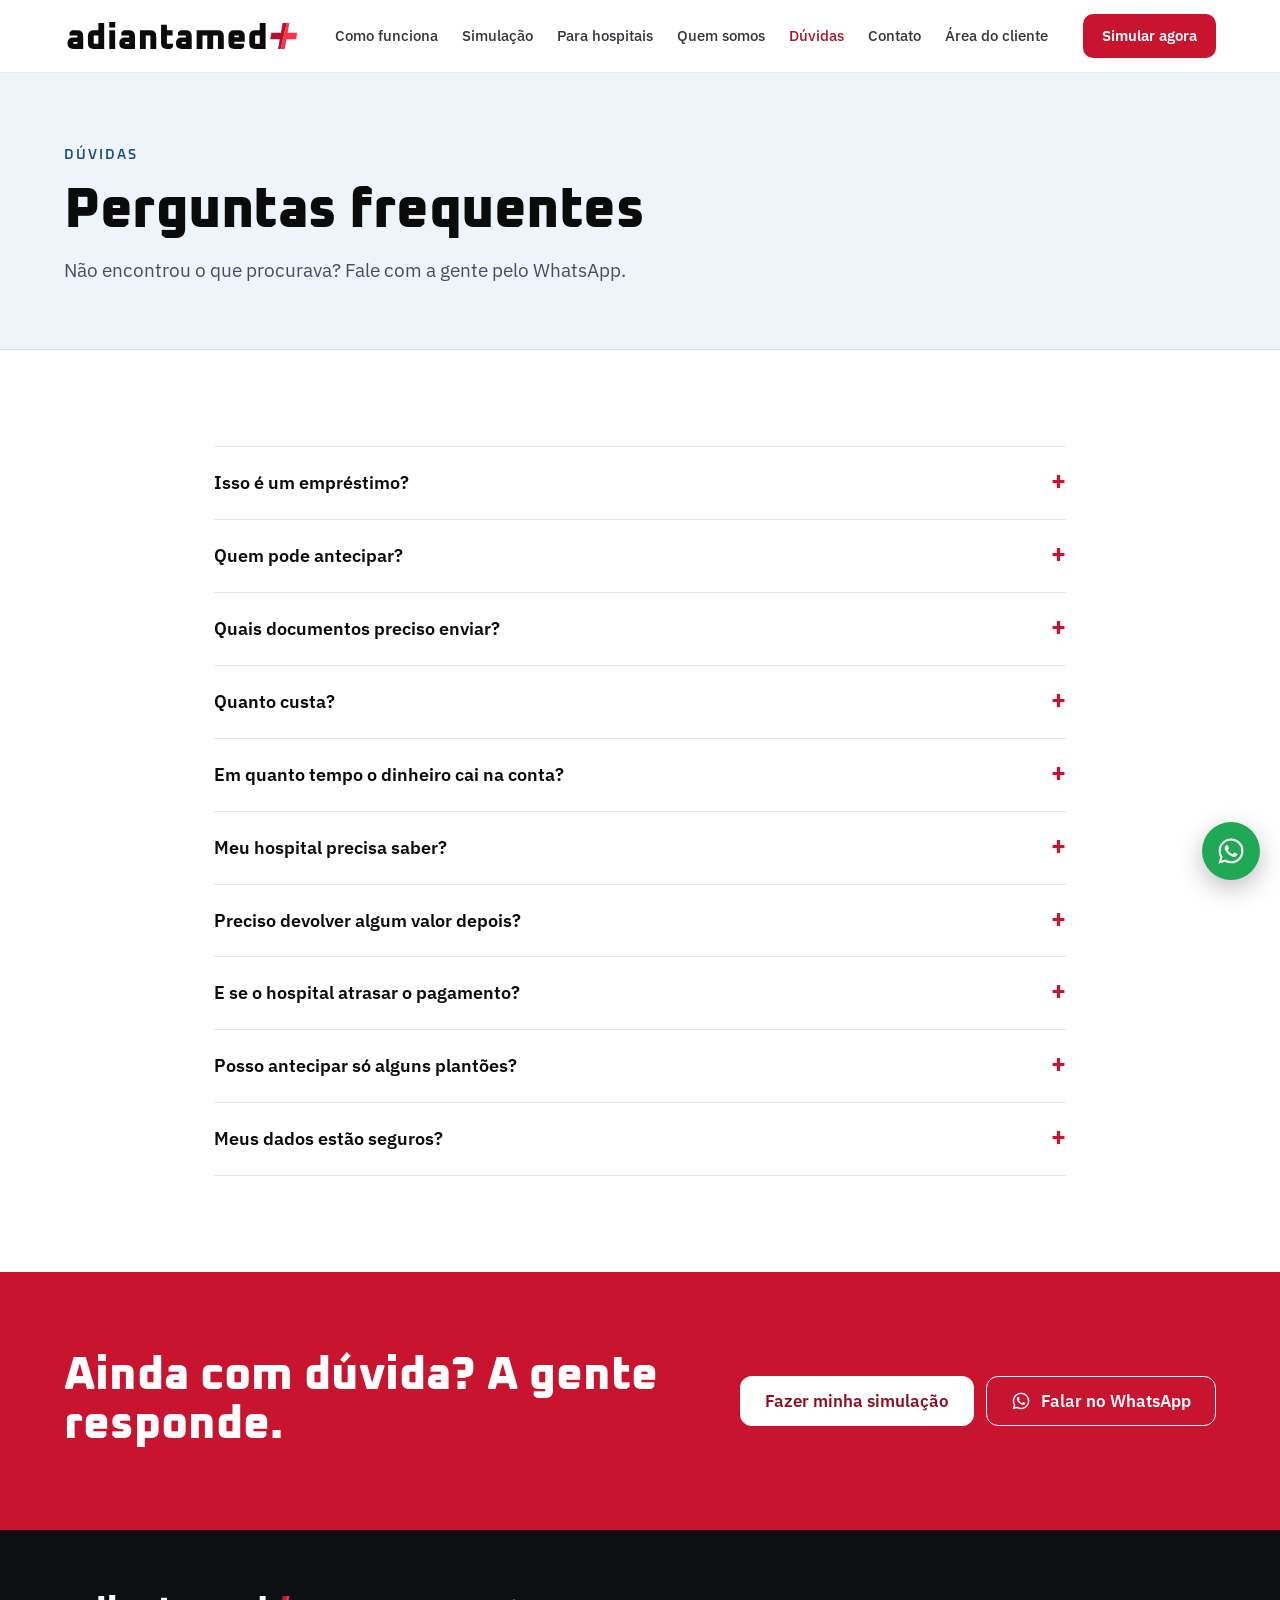
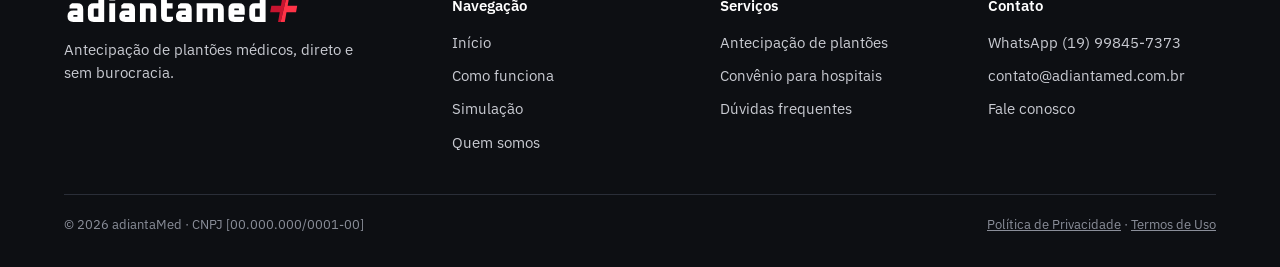
<file: duvidas.html>
<!DOCTYPE html>
<html lang="pt-BR" data-theme="azul">
<head>
<meta charset="utf-8">
<meta name="viewport" content="width=device-width, initial-scale=1.0">
<title>Dúvidas frequentes — adiantaMed</title>
<meta name="description" content="Respostas sobre antecipação de plantões médicos: custos, documentos, prazos e segurança.">
<meta name="robots" content="index, follow, max-image-preview:large">
<link rel="canonical" href="https://adiantamed.com.br/duvidas.html">
<meta name="theme-color" content="#C8142F">

<meta property="og:type" content="website">
<meta property="og:locale" content="pt_BR">
<meta property="og:site_name" content="adiantaMed">
<meta property="og:title" content="Dúvidas frequentes — adiantaMed">
<meta property="og:description" content="Respostas sobre antecipação de plantões médicos: custos, documentos, prazos e segurança.">
<meta property="og:url" content="https://adiantamed.com.br/duvidas.html">
<meta property="og:image" content="https://adiantamed.com.br/og-image.png">
<meta property="og:image:width" content="1200">
<meta property="og:image:height" content="630">
<meta property="og:image:alt" content="adiantaMed — antecipação de plantões médicos">
<meta name="twitter:card" content="summary_large_image">
<meta name="twitter:image" content="https://adiantamed.com.br/og-image.png">

<link rel="icon" href="/favicon.ico" sizes="32x32">
<link rel="icon" href="/favicon.svg" type="image/svg+xml">
<link rel="apple-touch-icon" href="/apple-touch-icon.png">
<link rel="manifest" href="/site.webmanifest">

<link rel="preconnect" href="https://fonts.googleapis.com">
<link rel="preconnect" href="https://fonts.gstatic.com" crossorigin>
<link rel="stylesheet" href="https://fonts.googleapis.com/css2?family=Oxanium:wght@600;700;800&family=IBM+Plex+Sans:wght@400;500;600&display=swap">
<link rel="stylesheet" href="/style.css?v=3">
</head>
<body>
<a class="skip" href="#conteudo">Pular para o conteúdo</a>

<header class="site-header">
<div class="wrap header-row">
<a class="brand" href="/" aria-label="adiantaMed — início"><img src="/logo.svg" alt="adiantaMed" width="236" height="30"></a>
<nav id="menu" class="nav" aria-label="Principal">
<a href="/">Início</a>
<a href="/como-funciona.html">Como funciona</a>
<a href="/simulacao.html">Simulação</a>
<a href="/para-hospitais.html">Para hospitais</a>
<a href="/quem-somos.html">Quem somos</a>
<a href="/duvidas.html" aria-current="page">Dúvidas</a>
<a href="/contato.html">Contato</a>
<a href="/entrar.html">Área do cliente</a>
<a class="btn btn-primary nav-cta" href="/simulacao.html">Simular agora</a>
</nav>
<div class="header-cta">
<a class="btn btn-primary btn-sm" href="/simulacao.html">Simular agora</a>
<button class="menu-btn" type="button" aria-label="Abrir menu" aria-controls="menu" aria-expanded="false"><svg viewBox="0 0 24 24" fill="none" stroke="currentColor" stroke-width="2" stroke-linecap="round" aria-hidden="true"><path d="M4 7h16M4 12h16M4 17h16"/></svg></button>
</div>
</div>
</header>

<main id="conteudo">
<section class="dark page-hero">
<div class="wrap">
<p class="eyebrow">Dúvidas</p>
<h1 class="h1">Perguntas frequentes</h1>
<p class="lead">Não encontrou o que procurava? Fale com a gente pelo WhatsApp.</p>
</div>
</section>

<section class="section">
<div class="wrap" style="max-width:900px">
<div class="faq"><details><summary>Isso é um empréstimo?</summary><p>Não. É uma cessão de crédito: você transfere à adiantaMed o direito de receber aquele plantão e recebe o valor à vista, com um desconto. Não gera parcelas nem dívida no seu nome.</p></details><details><summary>Quem pode antecipar?</summary><p>Médicos com CRM ativo que já realizaram o plantão e têm valor a receber de hospital, clínica, cooperativa ou empresa de escala. Atendemos quem recebe como pessoa física (RPA) ou pela própria empresa médica (nota fiscal).</p></details><details><summary>Quais documentos preciso enviar?</summary><p>CRM ativo, documento com foto, dados bancários e o comprovante do plantão: nota fiscal, RPA, escala ou folha de ponto. [Lista final a definir.]</p></details><details><summary>Quanto custa?</summary><p>O custo já vem embutido: o simulador mostra direto o valor que cai na sua conta, e ele é confirmado antes de você assinar. Não há mensalidade, tarifa de cadastro nem cobrança escondida.</p></details><details><summary>Em quanto tempo o dinheiro cai na conta?</summary><p>Depois da validação do plantão e da assinatura do contrato, o valor é pago via Pix em até 1 dia útil.</p></details><details><summary>Meu hospital precisa saber?</summary><p>Sim. O hospital é notificado de que o pagamento daquele plantão passa a ser feito à adiantaMed. Nos hospitais conveniados isso já é automático.</p></details><details><summary>Preciso devolver algum valor depois?</summary><p>Não. No vencimento, quem paga a adiantaMed é o hospital. Você não faz Pix de volta nem precisa se preocupar com a data.</p></details><details><summary>E se o hospital atrasar o pagamento?</summary><p>[Definir política: quem assume o atraso e em que condições.]</p></details><details><summary>Posso antecipar só alguns plantões?</summary><p>Sim. Você escolhe plantão por plantão. Sem mensalidade, sem pacote e sem fidelidade.</p></details><details><summary>Meus dados estão seguros?</summary><p>Seus documentos são usados apenas para a análise e o contrato, guardados em ambiente privado e tratados conforme a LGPD. Veja nossa Política de Privacidade.</p></details></div>
</div>
</section>

<section class="cta-band">
<div class="wrap">
<h2 class="h2">Ainda com dúvida? A gente responde.</h2>
<div class="actions">
<a class="btn btn-white" href="/simulacao.html">Fazer minha simulação</a>
<a class="btn btn-line-white" href="/contato.html" data-wa><svg viewBox="0 0 24 24" fill="currentColor" aria-hidden="true"><path d="M12.04 2C6.58 2 2.13 6.45 2.13 11.91c0 1.75.46 3.45 1.32 4.95L2.05 22l5.25-1.38a9.9 9.9 0 0 0 4.74 1.21h.01c5.46 0 9.9-4.45 9.9-9.91A9.86 9.86 0 0 0 12.04 2zm0 18.15h-.01a8.2 8.2 0 0 1-4.19-1.15l-.3-.18-3.12.82.83-3.04-.2-.31a8.2 8.2 0 0 1-1.26-4.38c0-4.54 3.7-8.23 8.25-8.23a8.2 8.2 0 0 1 8.23 8.24c0 4.54-3.7 8.23-8.23 8.23zm4.52-6.16c-.25-.12-1.47-.72-1.69-.81-.23-.08-.39-.12-.56.13-.16.25-.64.81-.79.97-.14.17-.29.19-.54.06-.25-.12-1.05-.39-1.99-1.23-.74-.66-1.23-1.47-1.38-1.72-.14-.25-.02-.38.11-.51.11-.11.25-.29.37-.43.13-.15.17-.25.25-.42.08-.17.04-.31-.02-.43-.06-.13-.56-1.34-.76-1.84-.2-.48-.41-.42-.56-.43h-.48c-.17 0-.43.06-.66.31-.23.25-.87.85-.87 2.07 0 1.22.89 2.4 1.01 2.56.12.17 1.75 2.67 4.24 3.74.59.26 1.05.41 1.41.52.59.19 1.13.16 1.56.1.48-.07 1.47-.6 1.67-1.18.21-.58.21-1.07.14-1.18-.06-.1-.22-.16-.47-.29z"/></svg>Falar no WhatsApp</a>
</div>
</div>
</section>
</main>

<footer class="site-footer">
<div class="wrap">
<div class="footer-top">
<div class="footer-brand">
<img src="/logo-branco.svg" alt="adiantaMed" width="236" height="30">
<p>Antecipação de plantões médicos, direto e sem burocracia.</p>
</div>
<nav class="footer-col" aria-label="Navegação do rodapé">
<h2>Navegação</h2>
<a href="/">Início</a>
<a href="/como-funciona.html">Como funciona</a>
<a href="/simulacao.html">Simulação</a>
<a href="/quem-somos.html">Quem somos</a>
</nav>
<div class="footer-col">
<h2>Serviços</h2>
<a href="/como-funciona.html">Antecipação de plantões</a>
<a href="/para-hospitais.html">Convênio para hospitais</a>
<a href="/duvidas.html">Dúvidas frequentes</a>
</div>
<div class="footer-col">
<h2>Contato</h2>
<a href="/contato.html" data-wa>WhatsApp (19) 99845-7373</a>
<a href="mailto:contato@adiantamed.com.br">contato@adiantamed.com.br</a>
<a href="/contato.html">Fale conosco</a>
</div>
</div>
<div class="footer-bottom">
<span>© <span data-year>2026</span> adiantaMed · CNPJ [00.000.000/0001-00]</span>
<span><a href="/privacidade.html">Política de Privacidade</a> · <a href="/termos.html">Termos de Uso</a></span>
</div>
</div>
</footer>

<a class="wa-float" href="/contato.html" data-wa aria-label="Falar no WhatsApp"><svg viewBox="0 0 24 24" fill="currentColor" aria-hidden="true"><path d="M12.04 2C6.58 2 2.13 6.45 2.13 11.91c0 1.75.46 3.45 1.32 4.95L2.05 22l5.25-1.38a9.9 9.9 0 0 0 4.74 1.21h.01c5.46 0 9.9-4.45 9.9-9.91A9.86 9.86 0 0 0 12.04 2zm0 18.15h-.01a8.2 8.2 0 0 1-4.19-1.15l-.3-.18-3.12.82.83-3.04-.2-.31a8.2 8.2 0 0 1-1.26-4.38c0-4.54 3.7-8.23 8.25-8.23a8.2 8.2 0 0 1 8.23 8.24c0 4.54-3.7 8.23-8.23 8.23zm4.52-6.16c-.25-.12-1.47-.72-1.69-.81-.23-.08-.39-.12-.56.13-.16.25-.64.81-.79.97-.14.17-.29.19-.54.06-.25-.12-1.05-.39-1.99-1.23-.74-.66-1.23-1.47-1.38-1.72-.14-.25-.02-.38.11-.51.11-.11.25-.29.37-.43.13-.15.17-.25.25-.42.08-.17.04-.31-.02-.43-.06-.13-.56-1.34-.76-1.84-.2-.48-.41-.42-.56-.43h-.48c-.17 0-.43.06-.66.31-.23.25-.87.85-.87 2.07 0 1.22.89 2.4 1.01 2.56.12.17 1.75 2.67 4.24 3.74.59.26 1.05.41 1.41.52.59.19 1.13.16 1.56.1.48-.07 1.47-.6 1.67-1.18.21-.58.21-1.07.14-1.18-.06-.1-.22-.16-.47-.29z"/></svg></a>
<script src="/main.js?v=2"></script>
</body>
</html>
</file>
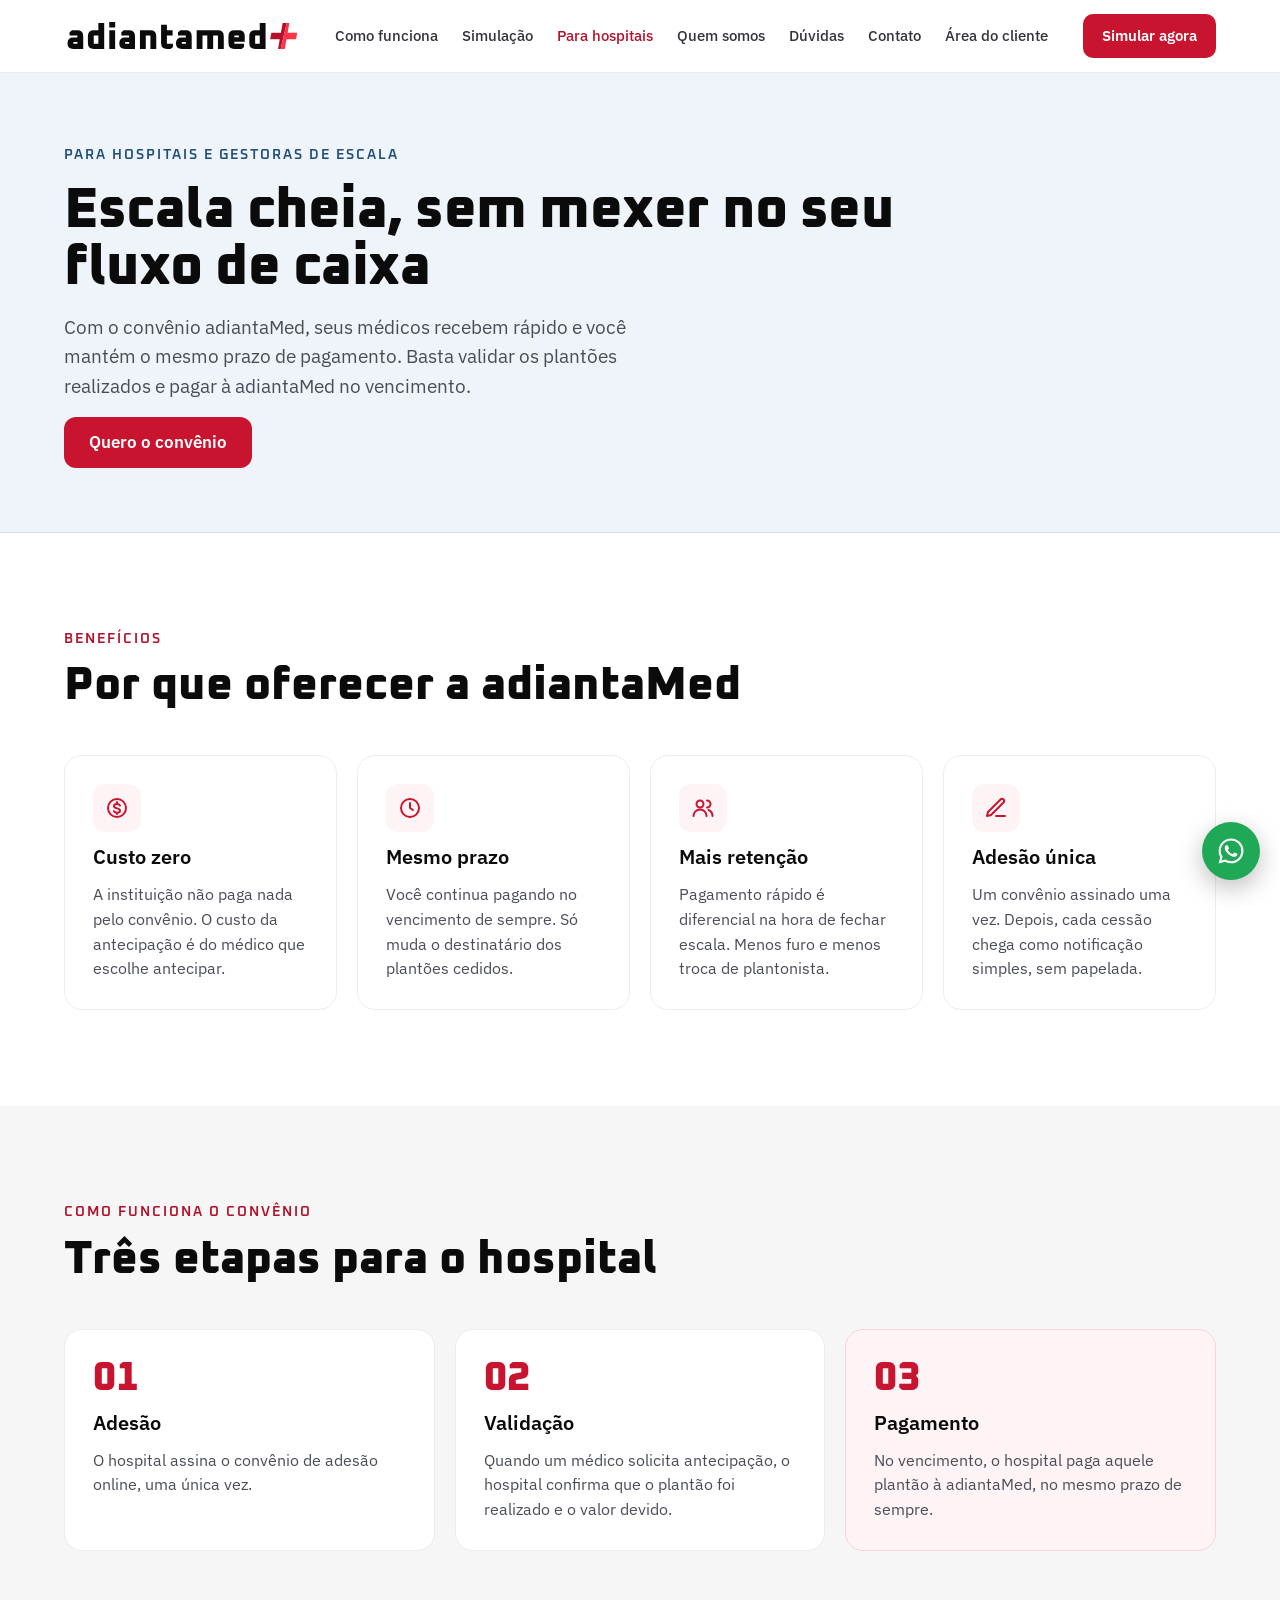
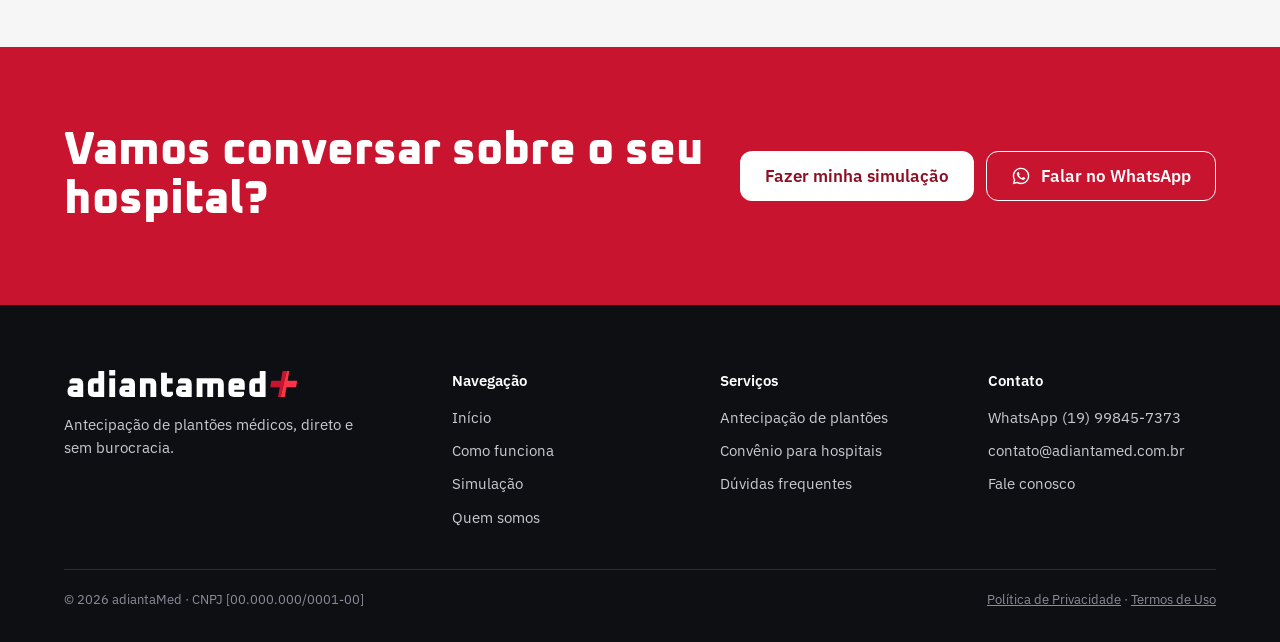
<file: para-hospitais.html>
<!DOCTYPE html>
<html lang="pt-BR" data-theme="azul">
<head>
<meta charset="utf-8">
<meta name="viewport" content="width=device-width, initial-scale=1.0">
<title>Para hospitais e gestoras de escala — adiantaMed</title>
<meta name="description" content="Convênio adiantaMed: seus plantonistas recebem rápido e o hospital mantém o mesmo prazo de pagamento, sem custo.">
<meta name="robots" content="index, follow, max-image-preview:large">
<link rel="canonical" href="https://adiantamed.com.br/para-hospitais.html">
<meta name="theme-color" content="#C8142F">

<meta property="og:type" content="website">
<meta property="og:locale" content="pt_BR">
<meta property="og:site_name" content="adiantaMed">
<meta property="og:title" content="Para hospitais e gestoras de escala — adiantaMed">
<meta property="og:description" content="Convênio adiantaMed: seus plantonistas recebem rápido e o hospital mantém o mesmo prazo de pagamento, sem custo.">
<meta property="og:url" content="https://adiantamed.com.br/para-hospitais.html">
<meta property="og:image" content="https://adiantamed.com.br/og-image.png">
<meta property="og:image:width" content="1200">
<meta property="og:image:height" content="630">
<meta property="og:image:alt" content="adiantaMed — antecipação de plantões médicos">
<meta name="twitter:card" content="summary_large_image">
<meta name="twitter:image" content="https://adiantamed.com.br/og-image.png">

<link rel="icon" href="/favicon.ico" sizes="32x32">
<link rel="icon" href="/favicon.svg" type="image/svg+xml">
<link rel="apple-touch-icon" href="/apple-touch-icon.png">
<link rel="manifest" href="/site.webmanifest">

<link rel="preconnect" href="https://fonts.googleapis.com">
<link rel="preconnect" href="https://fonts.gstatic.com" crossorigin>
<link rel="stylesheet" href="https://fonts.googleapis.com/css2?family=Oxanium:wght@600;700;800&family=IBM+Plex+Sans:wght@400;500;600&display=swap">
<link rel="stylesheet" href="/style.css?v=3">
</head>
<body>
<a class="skip" href="#conteudo">Pular para o conteúdo</a>

<header class="site-header">
<div class="wrap header-row">
<a class="brand" href="/" aria-label="adiantaMed — início"><img src="/logo.svg" alt="adiantaMed" width="236" height="30"></a>
<nav id="menu" class="nav" aria-label="Principal">
<a href="/">Início</a>
<a href="/como-funciona.html">Como funciona</a>
<a href="/simulacao.html">Simulação</a>
<a href="/para-hospitais.html" aria-current="page">Para hospitais</a>
<a href="/quem-somos.html">Quem somos</a>
<a href="/duvidas.html">Dúvidas</a>
<a href="/contato.html">Contato</a>
<a href="/entrar.html">Área do cliente</a>
<a class="btn btn-primary nav-cta" href="/simulacao.html">Simular agora</a>
</nav>
<div class="header-cta">
<a class="btn btn-primary btn-sm" href="/simulacao.html">Simular agora</a>
<button class="menu-btn" type="button" aria-label="Abrir menu" aria-controls="menu" aria-expanded="false"><svg viewBox="0 0 24 24" fill="none" stroke="currentColor" stroke-width="2" stroke-linecap="round" aria-hidden="true"><path d="M4 7h16M4 12h16M4 17h16"/></svg></button>
</div>
</div>
</header>

<main id="conteudo">
<section class="dark page-hero">
<div class="wrap">
<p class="eyebrow">Para hospitais e gestoras de escala</p>
<h1 class="h1">Escala cheia, sem mexer no seu fluxo de caixa</h1>
<p class="lead">Com o convênio adiantaMed, seus médicos recebem rápido e você mantém o mesmo prazo de pagamento. Basta validar os plantões realizados e pagar à adiantaMed no vencimento.</p>
<div class="actions"><a class="btn btn-primary" href="/contato.html" data-wa="Olá! Represento um hospital/gestora de escala e quero conhecer o convênio adiantaMed.">Quero o convênio</a></div>
</div>
</section>

<section class="section">
<div class="wrap">
<div class="section-head"><p class="eyebrow">Benefícios</p><h2 class="h2">Por que oferecer a adiantaMed</h2></div>
<div class="grid">
<div class="card"><div class="icon-badge"><svg viewBox="0 0 24 24" fill="none" stroke="currentColor" stroke-width="2" stroke-linecap="round" stroke-linejoin="round" aria-hidden="true"><circle cx="12" cy="12" r="9"/><path d="M15 9.5c-.5-1-1.6-1.5-3-1.5-1.7 0-3 .9-3 2.2 0 2.8 6 1.5 6 4.3 0 1.3-1.3 2.3-3 2.3-1.5 0-2.6-.6-3.1-1.6M12 6v2M12 16.8V18"/></svg></div><h3 class="h3">Custo zero</h3><p>A instituição não paga nada pelo convênio. O custo da antecipação é do médico que escolhe antecipar.</p></div>
<div class="card"><div class="icon-badge"><svg viewBox="0 0 24 24" fill="none" stroke="currentColor" stroke-width="2" stroke-linecap="round" stroke-linejoin="round" aria-hidden="true"><circle cx="12" cy="12" r="9"/><path d="M12 7v5l3 2"/></svg></div><h3 class="h3">Mesmo prazo</h3><p>Você continua pagando no vencimento de sempre. Só muda o destinatário dos plantões cedidos.</p></div>
<div class="card"><div class="icon-badge"><svg viewBox="0 0 24 24" fill="none" stroke="currentColor" stroke-width="2" stroke-linecap="round" stroke-linejoin="round" aria-hidden="true"><circle cx="9" cy="8" r="3.5"/><path d="M2.5 20a6.5 6.5 0 0 1 13 0"/><path d="M16 4.5a3.5 3.5 0 0 1 0 7M21.5 20a6.5 6.5 0 0 0-4-6"/></svg></div><h3 class="h3">Mais retenção</h3><p>Pagamento rápido é diferencial na hora de fechar escala. Menos furo e menos troca de plantonista.</p></div>
<div class="card"><div class="icon-badge"><svg viewBox="0 0 24 24" fill="none" stroke="currentColor" stroke-width="2" stroke-linecap="round" stroke-linejoin="round" aria-hidden="true"><path d="M12 20h9"/><path d="M16.5 3.5a2.1 2.1 0 0 1 3 3L7 19l-4 1 1-4z"/></svg></div><h3 class="h3">Adesão única</h3><p>Um convênio assinado uma vez. Depois, cada cessão chega como notificação simples, sem papelada.</p></div>
</div>
</div>
</section>

<section class="section soft">
<div class="wrap">
<div class="section-head"><p class="eyebrow">Como funciona o convênio</p><h2 class="h2">Três etapas para o hospital</h2></div>
<ol class="steps grid">
<li class="card"><div class="step-num">01</div><h3 class="h3">Adesão</h3><p>O hospital assina o convênio de adesão online, uma única vez.</p></li>
<li class="card"><div class="step-num">02</div><h3 class="h3">Validação</h3><p>Quando um médico solicita antecipação, o hospital confirma que o plantão foi realizado e o valor devido.</p></li>
<li class="card accent"><div class="step-num">03</div><h3 class="h3">Pagamento</h3><p>No vencimento, o hospital paga aquele plantão à adiantaMed, no mesmo prazo de sempre.</p></li>
</ol>
</div>
</section>

<section class="cta-band">
<div class="wrap">
<h2 class="h2">Vamos conversar sobre o seu hospital?</h2>
<div class="actions">
<a class="btn btn-white" href="/simulacao.html">Fazer minha simulação</a>
<a class="btn btn-line-white" href="/contato.html" data-wa><svg viewBox="0 0 24 24" fill="currentColor" aria-hidden="true"><path d="M12.04 2C6.58 2 2.13 6.45 2.13 11.91c0 1.75.46 3.45 1.32 4.95L2.05 22l5.25-1.38a9.9 9.9 0 0 0 4.74 1.21h.01c5.46 0 9.9-4.45 9.9-9.91A9.86 9.86 0 0 0 12.04 2zm0 18.15h-.01a8.2 8.2 0 0 1-4.19-1.15l-.3-.18-3.12.82.83-3.04-.2-.31a8.2 8.2 0 0 1-1.26-4.38c0-4.54 3.7-8.23 8.25-8.23a8.2 8.2 0 0 1 8.23 8.24c0 4.54-3.7 8.23-8.23 8.23zm4.52-6.16c-.25-.12-1.47-.72-1.69-.81-.23-.08-.39-.12-.56.13-.16.25-.64.81-.79.97-.14.17-.29.19-.54.06-.25-.12-1.05-.39-1.99-1.23-.74-.66-1.23-1.47-1.38-1.72-.14-.25-.02-.38.11-.51.11-.11.25-.29.37-.43.13-.15.17-.25.25-.42.08-.17.04-.31-.02-.43-.06-.13-.56-1.34-.76-1.84-.2-.48-.41-.42-.56-.43h-.48c-.17 0-.43.06-.66.31-.23.25-.87.85-.87 2.07 0 1.22.89 2.4 1.01 2.56.12.17 1.75 2.67 4.24 3.74.59.26 1.05.41 1.41.52.59.19 1.13.16 1.56.1.48-.07 1.47-.6 1.67-1.18.21-.58.21-1.07.14-1.18-.06-.1-.22-.16-.47-.29z"/></svg>Falar no WhatsApp</a>
</div>
</div>
</section>
</main>

<footer class="site-footer">
<div class="wrap">
<div class="footer-top">
<div class="footer-brand">
<img src="/logo-branco.svg" alt="adiantaMed" width="236" height="30">
<p>Antecipação de plantões médicos, direto e sem burocracia.</p>
</div>
<nav class="footer-col" aria-label="Navegação do rodapé">
<h2>Navegação</h2>
<a href="/">Início</a>
<a href="/como-funciona.html">Como funciona</a>
<a href="/simulacao.html">Simulação</a>
<a href="/quem-somos.html">Quem somos</a>
</nav>
<div class="footer-col">
<h2>Serviços</h2>
<a href="/como-funciona.html">Antecipação de plantões</a>
<a href="/para-hospitais.html">Convênio para hospitais</a>
<a href="/duvidas.html">Dúvidas frequentes</a>
</div>
<div class="footer-col">
<h2>Contato</h2>
<a href="/contato.html" data-wa>WhatsApp (19) 99845-7373</a>
<a href="mailto:contato@adiantamed.com.br">contato@adiantamed.com.br</a>
<a href="/contato.html">Fale conosco</a>
</div>
</div>
<div class="footer-bottom">
<span>© <span data-year>2026</span> adiantaMed · CNPJ [00.000.000/0001-00]</span>
<span><a href="/privacidade.html">Política de Privacidade</a> · <a href="/termos.html">Termos de Uso</a></span>
</div>
</div>
</footer>

<a class="wa-float" href="/contato.html" data-wa aria-label="Falar no WhatsApp"><svg viewBox="0 0 24 24" fill="currentColor" aria-hidden="true"><path d="M12.04 2C6.58 2 2.13 6.45 2.13 11.91c0 1.75.46 3.45 1.32 4.95L2.05 22l5.25-1.38a9.9 9.9 0 0 0 4.74 1.21h.01c5.46 0 9.9-4.45 9.9-9.91A9.86 9.86 0 0 0 12.04 2zm0 18.15h-.01a8.2 8.2 0 0 1-4.19-1.15l-.3-.18-3.12.82.83-3.04-.2-.31a8.2 8.2 0 0 1-1.26-4.38c0-4.54 3.7-8.23 8.25-8.23a8.2 8.2 0 0 1 8.23 8.24c0 4.54-3.7 8.23-8.23 8.23zm4.52-6.16c-.25-.12-1.47-.72-1.69-.81-.23-.08-.39-.12-.56.13-.16.25-.64.81-.79.97-.14.17-.29.19-.54.06-.25-.12-1.05-.39-1.99-1.23-.74-.66-1.23-1.47-1.38-1.72-.14-.25-.02-.38.11-.51.11-.11.25-.29.37-.43.13-.15.17-.25.25-.42.08-.17.04-.31-.02-.43-.06-.13-.56-1.34-.76-1.84-.2-.48-.41-.42-.56-.43h-.48c-.17 0-.43.06-.66.31-.23.25-.87.85-.87 2.07 0 1.22.89 2.4 1.01 2.56.12.17 1.75 2.67 4.24 3.74.59.26 1.05.41 1.41.52.59.19 1.13.16 1.56.1.48-.07 1.47-.6 1.67-1.18.21-.58.21-1.07.14-1.18-.06-.1-.22-.16-.47-.29z"/></svg></a>
<script src="/main.js?v=2"></script>
</body>
</html>
</file>
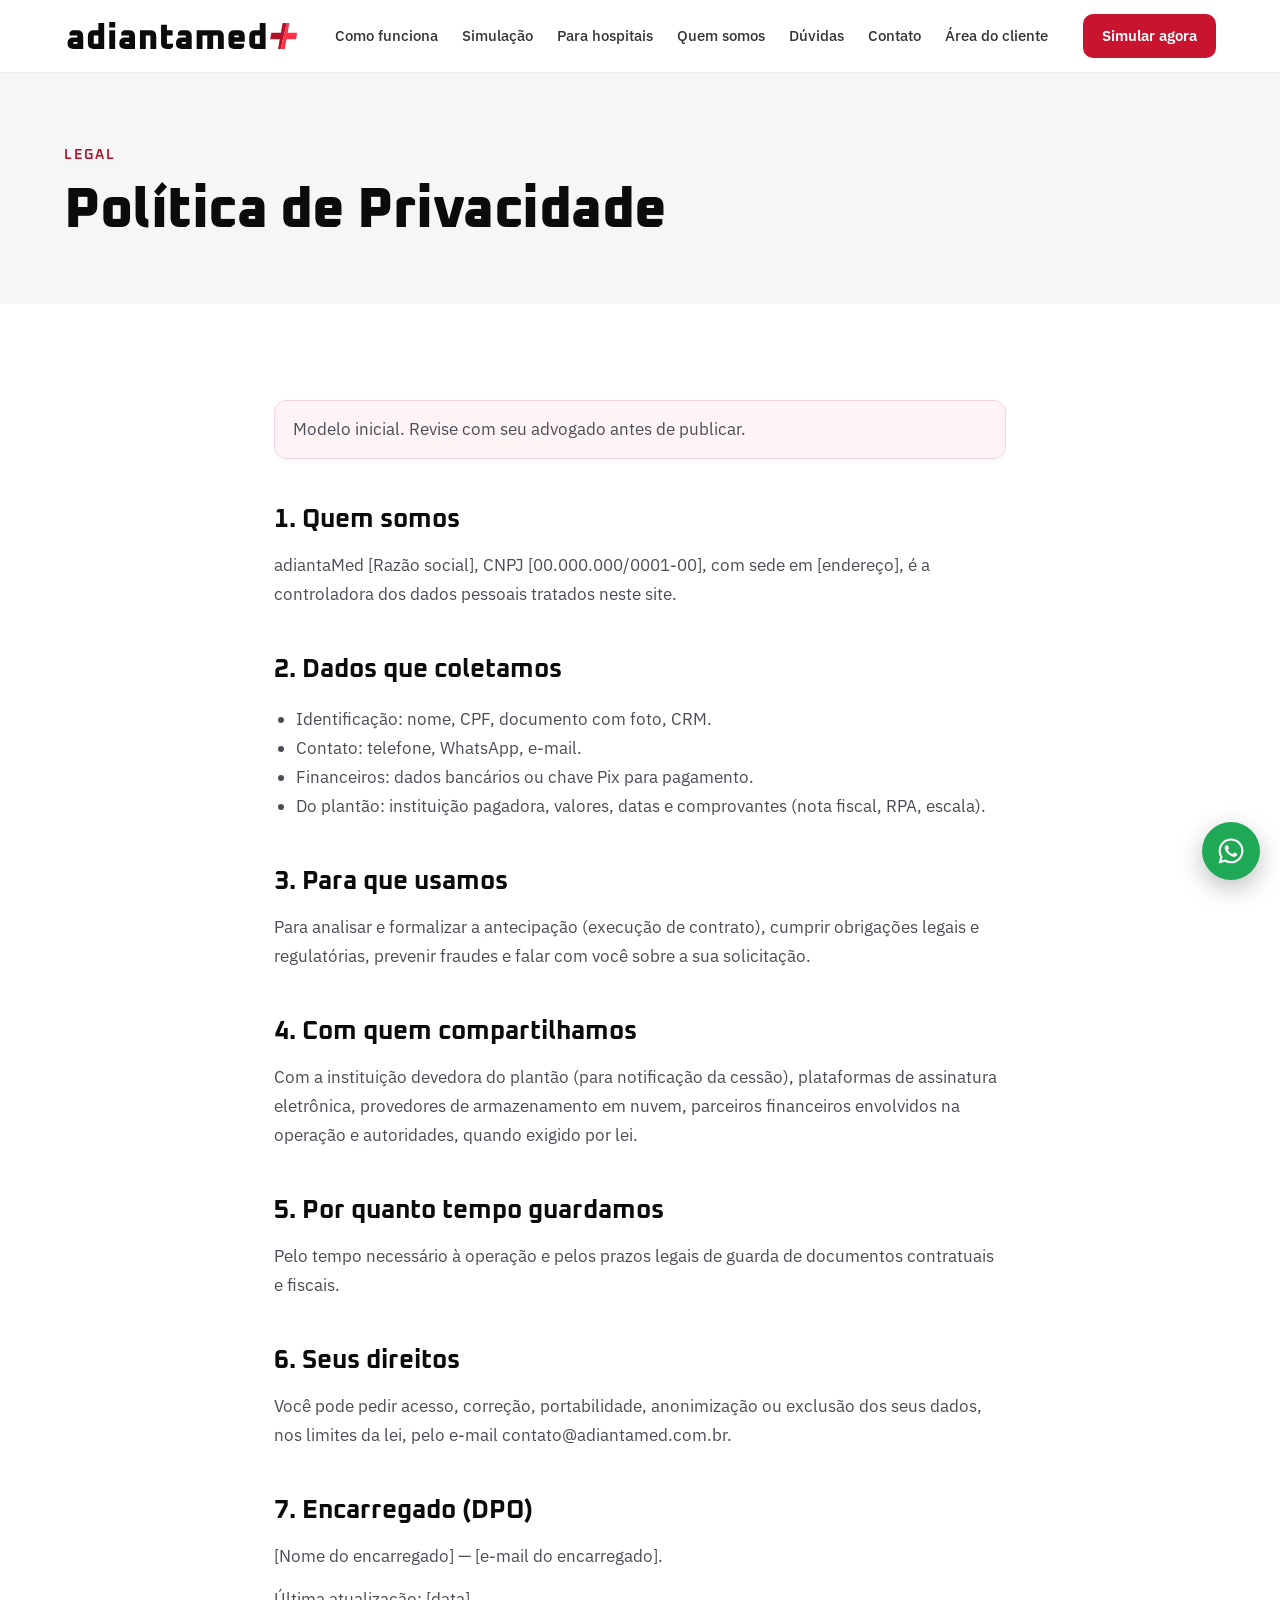
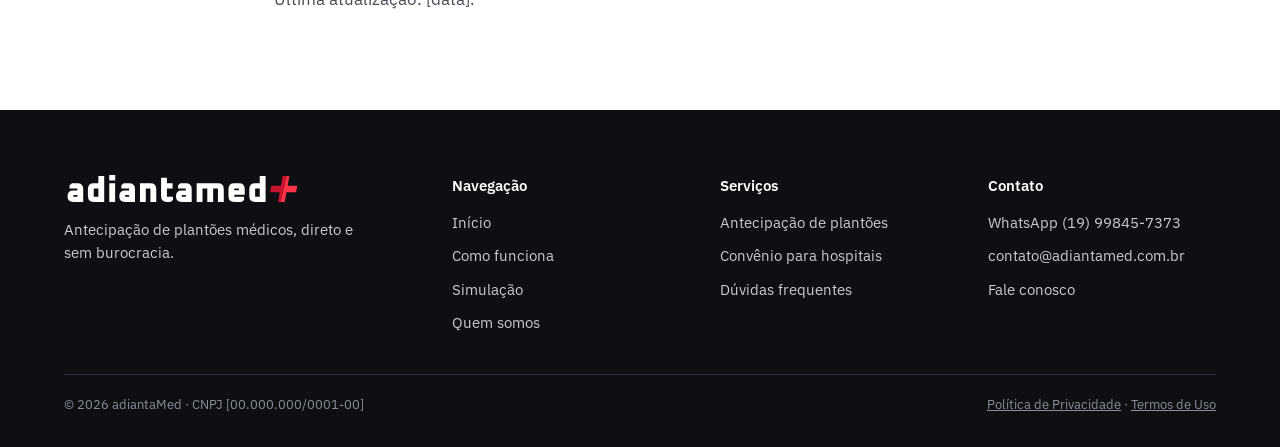
<file: privacidade.html>
<!DOCTYPE html>
<html lang="pt-BR" data-theme="azul">
<head>
<meta charset="utf-8">
<meta name="viewport" content="width=device-width, initial-scale=1.0">
<title>Política de Privacidade — adiantaMed</title>
<meta name="description" content="Como a adiantaMed coleta, usa e protege seus dados pessoais, conforme a LGPD.">
<meta name="robots" content="index, follow, max-image-preview:large">
<link rel="canonical" href="https://adiantamed.com.br/privacidade.html">
<meta name="theme-color" content="#C8142F">

<meta property="og:type" content="website">
<meta property="og:locale" content="pt_BR">
<meta property="og:site_name" content="adiantaMed">
<meta property="og:title" content="Política de Privacidade — adiantaMed">
<meta property="og:description" content="Como a adiantaMed coleta, usa e protege seus dados pessoais, conforme a LGPD.">
<meta property="og:url" content="https://adiantamed.com.br/privacidade.html">
<meta property="og:image" content="https://adiantamed.com.br/og-image.png">
<meta property="og:image:width" content="1200">
<meta property="og:image:height" content="630">
<meta property="og:image:alt" content="adiantaMed — antecipação de plantões médicos">
<meta name="twitter:card" content="summary_large_image">
<meta name="twitter:image" content="https://adiantamed.com.br/og-image.png">

<link rel="icon" href="/favicon.ico" sizes="32x32">
<link rel="icon" href="/favicon.svg" type="image/svg+xml">
<link rel="apple-touch-icon" href="/apple-touch-icon.png">
<link rel="manifest" href="/site.webmanifest">

<link rel="preconnect" href="https://fonts.googleapis.com">
<link rel="preconnect" href="https://fonts.gstatic.com" crossorigin>
<link rel="stylesheet" href="https://fonts.googleapis.com/css2?family=Oxanium:wght@600;700;800&family=IBM+Plex+Sans:wght@400;500;600&display=swap">
<link rel="stylesheet" href="/style.css?v=3">
</head>
<body>
<a class="skip" href="#conteudo">Pular para o conteúdo</a>

<header class="site-header">
<div class="wrap header-row">
<a class="brand" href="/" aria-label="adiantaMed — início"><img src="/logo.svg" alt="adiantaMed" width="236" height="30"></a>
<nav id="menu" class="nav" aria-label="Principal">
<a href="/">Início</a>
<a href="/como-funciona.html">Como funciona</a>
<a href="/simulacao.html">Simulação</a>
<a href="/para-hospitais.html">Para hospitais</a>
<a href="/quem-somos.html">Quem somos</a>
<a href="/duvidas.html">Dúvidas</a>
<a href="/contato.html">Contato</a>
<a href="/entrar.html">Área do cliente</a>
<a class="btn btn-primary nav-cta" href="/simulacao.html">Simular agora</a>
</nav>
<div class="header-cta">
<a class="btn btn-primary btn-sm" href="/simulacao.html">Simular agora</a>
<button class="menu-btn" type="button" aria-label="Abrir menu" aria-controls="menu" aria-expanded="false"><svg viewBox="0 0 24 24" fill="none" stroke="currentColor" stroke-width="2" stroke-linecap="round" aria-hidden="true"><path d="M4 7h16M4 12h16M4 17h16"/></svg></button>
</div>
</div>
</header>

<main id="conteudo">
<section class="page-hero soft">
<div class="wrap"><p class="eyebrow">Legal</p><h1 class="h1">Política de Privacidade</h1></div>
</section>
<section class="section">
<div class="wrap prose">
<p class="note">Modelo inicial. Revise com seu advogado antes de publicar.</p>
<h2>1. Quem somos</h2>
<p>adiantaMed [Razão social], CNPJ [00.000.000/0001-00], com sede em [endereço], é a controladora dos dados pessoais tratados neste site.</p>
<h2>2. Dados que coletamos</h2>
<ul>
<li>Identificação: nome, CPF, documento com foto, CRM.</li>
<li>Contato: telefone, WhatsApp, e-mail.</li>
<li>Financeiros: dados bancários ou chave Pix para pagamento.</li>
<li>Do plantão: instituição pagadora, valores, datas e comprovantes (nota fiscal, RPA, escala).</li>
</ul>
<h2>3. Para que usamos</h2>
<p>Para analisar e formalizar a antecipação (execução de contrato), cumprir obrigações legais e regulatórias, prevenir fraudes e falar com você sobre a sua solicitação.</p>
<h2>4. Com quem compartilhamos</h2>
<p>Com a instituição devedora do plantão (para notificação da cessão), plataformas de assinatura eletrônica, provedores de armazenamento em nuvem, parceiros financeiros envolvidos na operação e autoridades, quando exigido por lei.</p>
<h2>5. Por quanto tempo guardamos</h2>
<p>Pelo tempo necessário à operação e pelos prazos legais de guarda de documentos contratuais e fiscais.</p>
<h2>6. Seus direitos</h2>
<p>Você pode pedir acesso, correção, portabilidade, anonimização ou exclusão dos seus dados, nos limites da lei, pelo e-mail contato@adiantamed.com.br.</p>
<h2>7. Encarregado (DPO)</h2>
<p>[Nome do encarregado] — [e-mail do encarregado].</p>
<p class="small">Última atualização: [data].</p>
</div>
</section>
</main>

<footer class="site-footer">
<div class="wrap">
<div class="footer-top">
<div class="footer-brand">
<img src="/logo-branco.svg" alt="adiantaMed" width="236" height="30">
<p>Antecipação de plantões médicos, direto e sem burocracia.</p>
</div>
<nav class="footer-col" aria-label="Navegação do rodapé">
<h2>Navegação</h2>
<a href="/">Início</a>
<a href="/como-funciona.html">Como funciona</a>
<a href="/simulacao.html">Simulação</a>
<a href="/quem-somos.html">Quem somos</a>
</nav>
<div class="footer-col">
<h2>Serviços</h2>
<a href="/como-funciona.html">Antecipação de plantões</a>
<a href="/para-hospitais.html">Convênio para hospitais</a>
<a href="/duvidas.html">Dúvidas frequentes</a>
</div>
<div class="footer-col">
<h2>Contato</h2>
<a href="/contato.html" data-wa>WhatsApp (19) 99845-7373</a>
<a href="mailto:contato@adiantamed.com.br">contato@adiantamed.com.br</a>
<a href="/contato.html">Fale conosco</a>
</div>
</div>
<div class="footer-bottom">
<span>© <span data-year>2026</span> adiantaMed · CNPJ [00.000.000/0001-00]</span>
<span><a href="/privacidade.html">Política de Privacidade</a> · <a href="/termos.html">Termos de Uso</a></span>
</div>
</div>
</footer>

<a class="wa-float" href="/contato.html" data-wa aria-label="Falar no WhatsApp"><svg viewBox="0 0 24 24" fill="currentColor" aria-hidden="true"><path d="M12.04 2C6.58 2 2.13 6.45 2.13 11.91c0 1.75.46 3.45 1.32 4.95L2.05 22l5.25-1.38a9.9 9.9 0 0 0 4.74 1.21h.01c5.46 0 9.9-4.45 9.9-9.91A9.86 9.86 0 0 0 12.04 2zm0 18.15h-.01a8.2 8.2 0 0 1-4.19-1.15l-.3-.18-3.12.82.83-3.04-.2-.31a8.2 8.2 0 0 1-1.26-4.38c0-4.54 3.7-8.23 8.25-8.23a8.2 8.2 0 0 1 8.23 8.24c0 4.54-3.7 8.23-8.23 8.23zm4.52-6.16c-.25-.12-1.47-.72-1.69-.81-.23-.08-.39-.12-.56.13-.16.25-.64.81-.79.97-.14.17-.29.19-.54.06-.25-.12-1.05-.39-1.99-1.23-.74-.66-1.23-1.47-1.38-1.72-.14-.25-.02-.38.11-.51.11-.11.25-.29.37-.43.13-.15.17-.25.25-.42.08-.17.04-.31-.02-.43-.06-.13-.56-1.34-.76-1.84-.2-.48-.41-.42-.56-.43h-.48c-.17 0-.43.06-.66.31-.23.25-.87.85-.87 2.07 0 1.22.89 2.4 1.01 2.56.12.17 1.75 2.67 4.24 3.74.59.26 1.05.41 1.41.52.59.19 1.13.16 1.56.1.48-.07 1.47-.6 1.67-1.18.21-.58.21-1.07.14-1.18-.06-.1-.22-.16-.47-.29z"/></svg></a>
<script src="/main.js?v=2"></script>
</body>
</html>
</file>
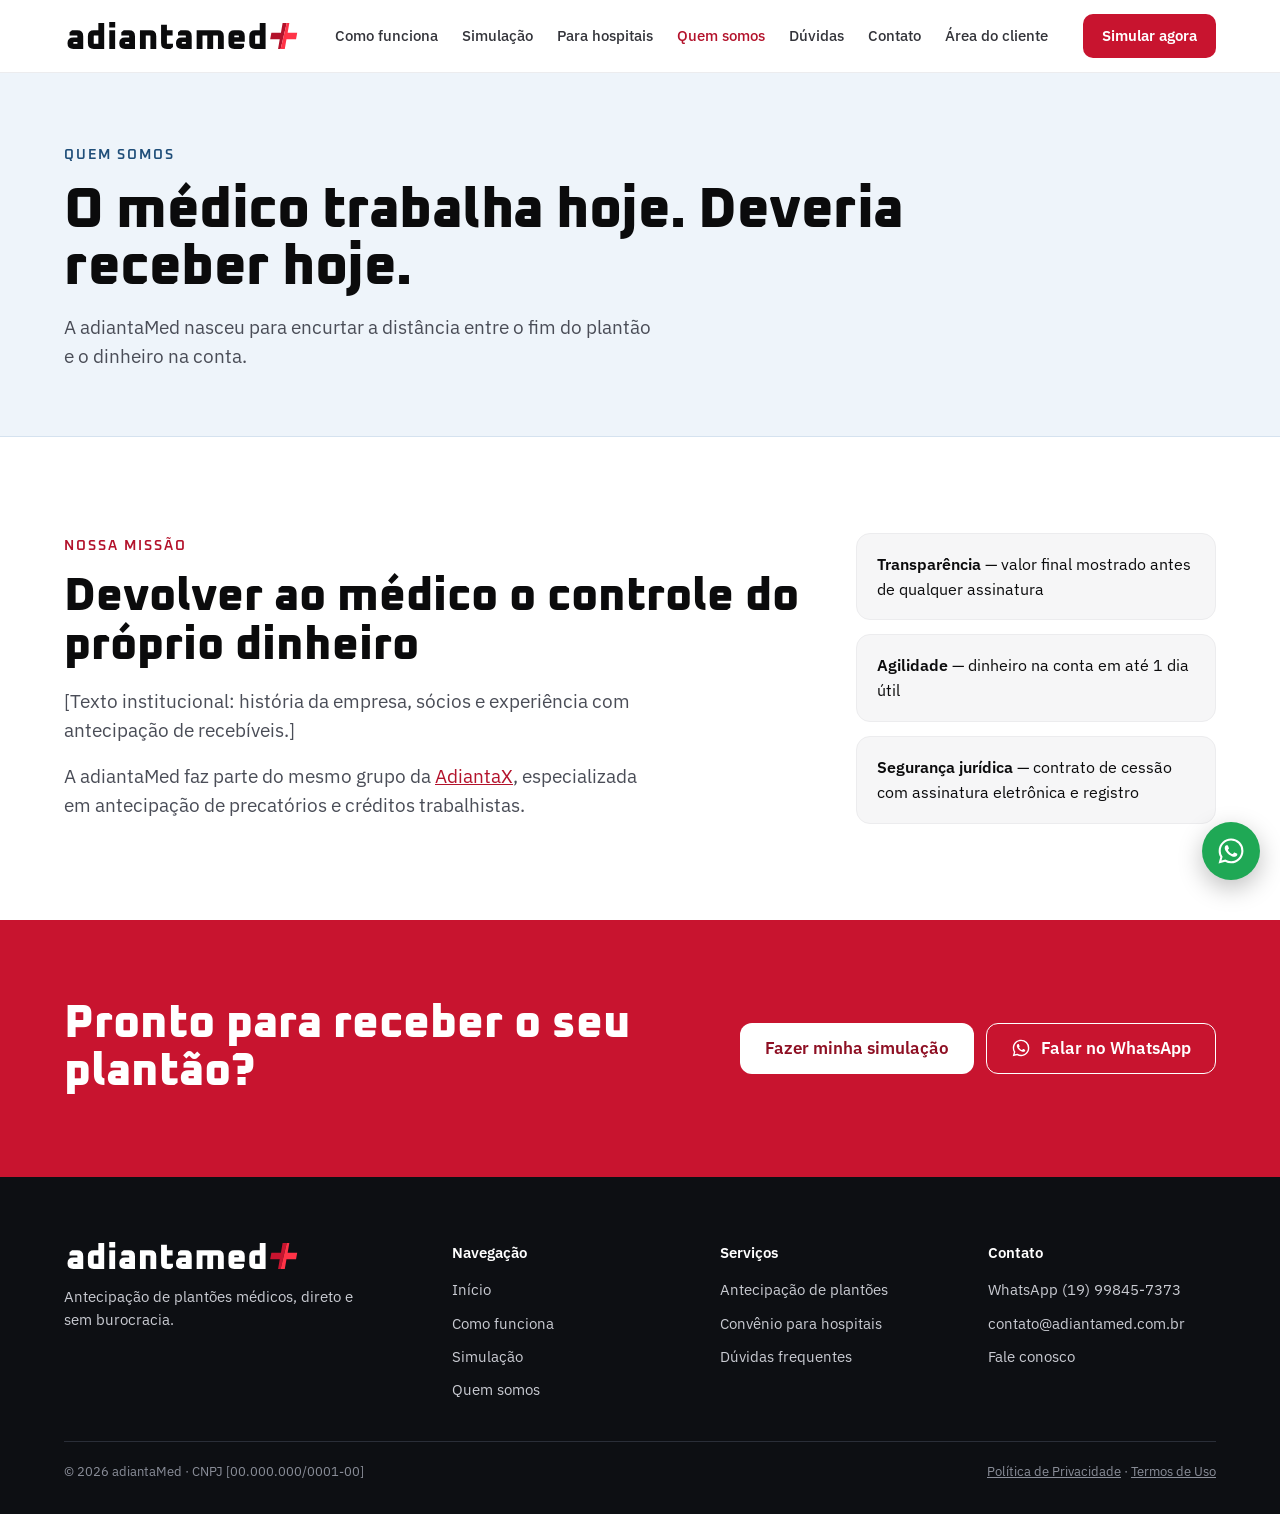
<file: quem-somos.html>
<!DOCTYPE html>
<html lang="pt-BR" data-theme="azul">
<head>
<meta charset="utf-8">
<meta name="viewport" content="width=device-width, initial-scale=1.0">
<title>Quem somos — adiantaMed</title>
<meta name="description" content="A adiantaMed existe para que o médico não precise esperar 30, 60 ou 90 dias para receber pelo plantão que já fez.">
<meta name="robots" content="index, follow, max-image-preview:large">
<link rel="canonical" href="https://adiantamed.com.br/quem-somos.html">
<meta name="theme-color" content="#C8142F">

<meta property="og:type" content="website">
<meta property="og:locale" content="pt_BR">
<meta property="og:site_name" content="adiantaMed">
<meta property="og:title" content="Quem somos — adiantaMed">
<meta property="og:description" content="A adiantaMed existe para que o médico não precise esperar 30, 60 ou 90 dias para receber pelo plantão que já fez.">
<meta property="og:url" content="https://adiantamed.com.br/quem-somos.html">
<meta property="og:image" content="https://adiantamed.com.br/og-image.png">
<meta property="og:image:width" content="1200">
<meta property="og:image:height" content="630">
<meta property="og:image:alt" content="adiantaMed — antecipação de plantões médicos">
<meta name="twitter:card" content="summary_large_image">
<meta name="twitter:image" content="https://adiantamed.com.br/og-image.png">

<link rel="icon" href="/favicon.ico" sizes="32x32">
<link rel="icon" href="/favicon.svg" type="image/svg+xml">
<link rel="apple-touch-icon" href="/apple-touch-icon.png">
<link rel="manifest" href="/site.webmanifest">

<link rel="preconnect" href="https://fonts.googleapis.com">
<link rel="preconnect" href="https://fonts.gstatic.com" crossorigin>
<link rel="stylesheet" href="https://fonts.googleapis.com/css2?family=Oxanium:wght@600;700;800&family=IBM+Plex+Sans:wght@400;500;600&display=swap">
<link rel="stylesheet" href="/style.css?v=3">
</head>
<body>
<a class="skip" href="#conteudo">Pular para o conteúdo</a>

<header class="site-header">
<div class="wrap header-row">
<a class="brand" href="/" aria-label="adiantaMed — início"><img src="/logo.svg" alt="adiantaMed" width="236" height="30"></a>
<nav id="menu" class="nav" aria-label="Principal">
<a href="/">Início</a>
<a href="/como-funciona.html">Como funciona</a>
<a href="/simulacao.html">Simulação</a>
<a href="/para-hospitais.html">Para hospitais</a>
<a href="/quem-somos.html" aria-current="page">Quem somos</a>
<a href="/duvidas.html">Dúvidas</a>
<a href="/contato.html">Contato</a>
<a href="/entrar.html">Área do cliente</a>
<a class="btn btn-primary nav-cta" href="/simulacao.html">Simular agora</a>
</nav>
<div class="header-cta">
<a class="btn btn-primary btn-sm" href="/simulacao.html">Simular agora</a>
<button class="menu-btn" type="button" aria-label="Abrir menu" aria-controls="menu" aria-expanded="false"><svg viewBox="0 0 24 24" fill="none" stroke="currentColor" stroke-width="2" stroke-linecap="round" aria-hidden="true"><path d="M4 7h16M4 12h16M4 17h16"/></svg></button>
</div>
</div>
</header>

<main id="conteudo">
<section class="dark page-hero">
<div class="wrap">
<p class="eyebrow">Quem somos</p>
<h1 class="h1">O médico trabalha hoje. Deveria receber hoje.</h1>
<p class="lead">A adiantaMed nasceu para encurtar a distância entre o fim do plantão e o dinheiro na conta.</p>
</div>
</section>

<section class="section">
<div class="wrap">
<div class="split">
<div class="split-main">
<p class="eyebrow">Nossa missão</p>
<h2 class="h2">Devolver ao médico o controle do próprio dinheiro</h2>
<p class="lead">[Texto institucional: história da empresa, sócios e experiência com antecipação de recebíveis.]</p>
<p class="lead">A adiantaMed faz parte do mesmo grupo da <a href="https://adiantax.com.br" rel="noopener">AdiantaX</a>, especializada em antecipação de precatórios e créditos trabalhistas.</p>
</div>
<div class="split-side">
<ul class="stack">
<li style="background:var(--soft);border-color:var(--line-2)"><strong style="color:var(--ink)">Transparência</strong> — valor final mostrado antes de qualquer assinatura</li>
<li style="background:var(--soft);border-color:var(--line-2)"><strong style="color:var(--ink)">Agilidade</strong> — dinheiro na conta em até 1 dia útil</li>
<li style="background:var(--soft);border-color:var(--line-2)"><strong style="color:var(--ink)">Segurança jurídica</strong> — contrato de cessão com assinatura eletrônica e registro</li>
</ul>
</div>
</div>
</div>
</section>

<section class="cta-band">
<div class="wrap">
<h2 class="h2">Pronto para receber o seu plantão?</h2>
<div class="actions">
<a class="btn btn-white" href="/simulacao.html">Fazer minha simulação</a>
<a class="btn btn-line-white" href="/contato.html" data-wa><svg viewBox="0 0 24 24" fill="currentColor" aria-hidden="true"><path d="M12.04 2C6.58 2 2.13 6.45 2.13 11.91c0 1.75.46 3.45 1.32 4.95L2.05 22l5.25-1.38a9.9 9.9 0 0 0 4.74 1.21h.01c5.46 0 9.9-4.45 9.9-9.91A9.86 9.86 0 0 0 12.04 2zm0 18.15h-.01a8.2 8.2 0 0 1-4.19-1.15l-.3-.18-3.12.82.83-3.04-.2-.31a8.2 8.2 0 0 1-1.26-4.38c0-4.54 3.7-8.23 8.25-8.23a8.2 8.2 0 0 1 8.23 8.24c0 4.54-3.7 8.23-8.23 8.23zm4.52-6.16c-.25-.12-1.47-.72-1.69-.81-.23-.08-.39-.12-.56.13-.16.25-.64.81-.79.97-.14.17-.29.19-.54.06-.25-.12-1.05-.39-1.99-1.23-.74-.66-1.23-1.47-1.38-1.72-.14-.25-.02-.38.11-.51.11-.11.25-.29.37-.43.13-.15.17-.25.25-.42.08-.17.04-.31-.02-.43-.06-.13-.56-1.34-.76-1.84-.2-.48-.41-.42-.56-.43h-.48c-.17 0-.43.06-.66.31-.23.25-.87.85-.87 2.07 0 1.22.89 2.4 1.01 2.56.12.17 1.75 2.67 4.24 3.74.59.26 1.05.41 1.41.52.59.19 1.13.16 1.56.1.48-.07 1.47-.6 1.67-1.18.21-.58.21-1.07.14-1.18-.06-.1-.22-.16-.47-.29z"/></svg>Falar no WhatsApp</a>
</div>
</div>
</section>
</main>

<footer class="site-footer">
<div class="wrap">
<div class="footer-top">
<div class="footer-brand">
<img src="/logo-branco.svg" alt="adiantaMed" width="236" height="30">
<p>Antecipação de plantões médicos, direto e sem burocracia.</p>
</div>
<nav class="footer-col" aria-label="Navegação do rodapé">
<h2>Navegação</h2>
<a href="/">Início</a>
<a href="/como-funciona.html">Como funciona</a>
<a href="/simulacao.html">Simulação</a>
<a href="/quem-somos.html">Quem somos</a>
</nav>
<div class="footer-col">
<h2>Serviços</h2>
<a href="/como-funciona.html">Antecipação de plantões</a>
<a href="/para-hospitais.html">Convênio para hospitais</a>
<a href="/duvidas.html">Dúvidas frequentes</a>
</div>
<div class="footer-col">
<h2>Contato</h2>
<a href="/contato.html" data-wa>WhatsApp (19) 99845-7373</a>
<a href="mailto:contato@adiantamed.com.br">contato@adiantamed.com.br</a>
<a href="/contato.html">Fale conosco</a>
</div>
</div>
<div class="footer-bottom">
<span>© <span data-year>2026</span> adiantaMed · CNPJ [00.000.000/0001-00]</span>
<span><a href="/privacidade.html">Política de Privacidade</a> · <a href="/termos.html">Termos de Uso</a></span>
</div>
</div>
</footer>

<a class="wa-float" href="/contato.html" data-wa aria-label="Falar no WhatsApp"><svg viewBox="0 0 24 24" fill="currentColor" aria-hidden="true"><path d="M12.04 2C6.58 2 2.13 6.45 2.13 11.91c0 1.75.46 3.45 1.32 4.95L2.05 22l5.25-1.38a9.9 9.9 0 0 0 4.74 1.21h.01c5.46 0 9.9-4.45 9.9-9.91A9.86 9.86 0 0 0 12.04 2zm0 18.15h-.01a8.2 8.2 0 0 1-4.19-1.15l-.3-.18-3.12.82.83-3.04-.2-.31a8.2 8.2 0 0 1-1.26-4.38c0-4.54 3.7-8.23 8.25-8.23a8.2 8.2 0 0 1 8.23 8.24c0 4.54-3.7 8.23-8.23 8.23zm4.52-6.16c-.25-.12-1.47-.72-1.69-.81-.23-.08-.39-.12-.56.13-.16.25-.64.81-.79.97-.14.17-.29.19-.54.06-.25-.12-1.05-.39-1.99-1.23-.74-.66-1.23-1.47-1.38-1.72-.14-.25-.02-.38.11-.51.11-.11.25-.29.37-.43.13-.15.17-.25.25-.42.08-.17.04-.31-.02-.43-.06-.13-.56-1.34-.76-1.84-.2-.48-.41-.42-.56-.43h-.48c-.17 0-.43.06-.66.31-.23.25-.87.85-.87 2.07 0 1.22.89 2.4 1.01 2.56.12.17 1.75 2.67 4.24 3.74.59.26 1.05.41 1.41.52.59.19 1.13.16 1.56.1.48-.07 1.47-.6 1.67-1.18.21-.58.21-1.07.14-1.18-.06-.1-.22-.16-.47-.29z"/></svg></a>
<script src="/main.js?v=2"></script>
</body>
</html>
</file>
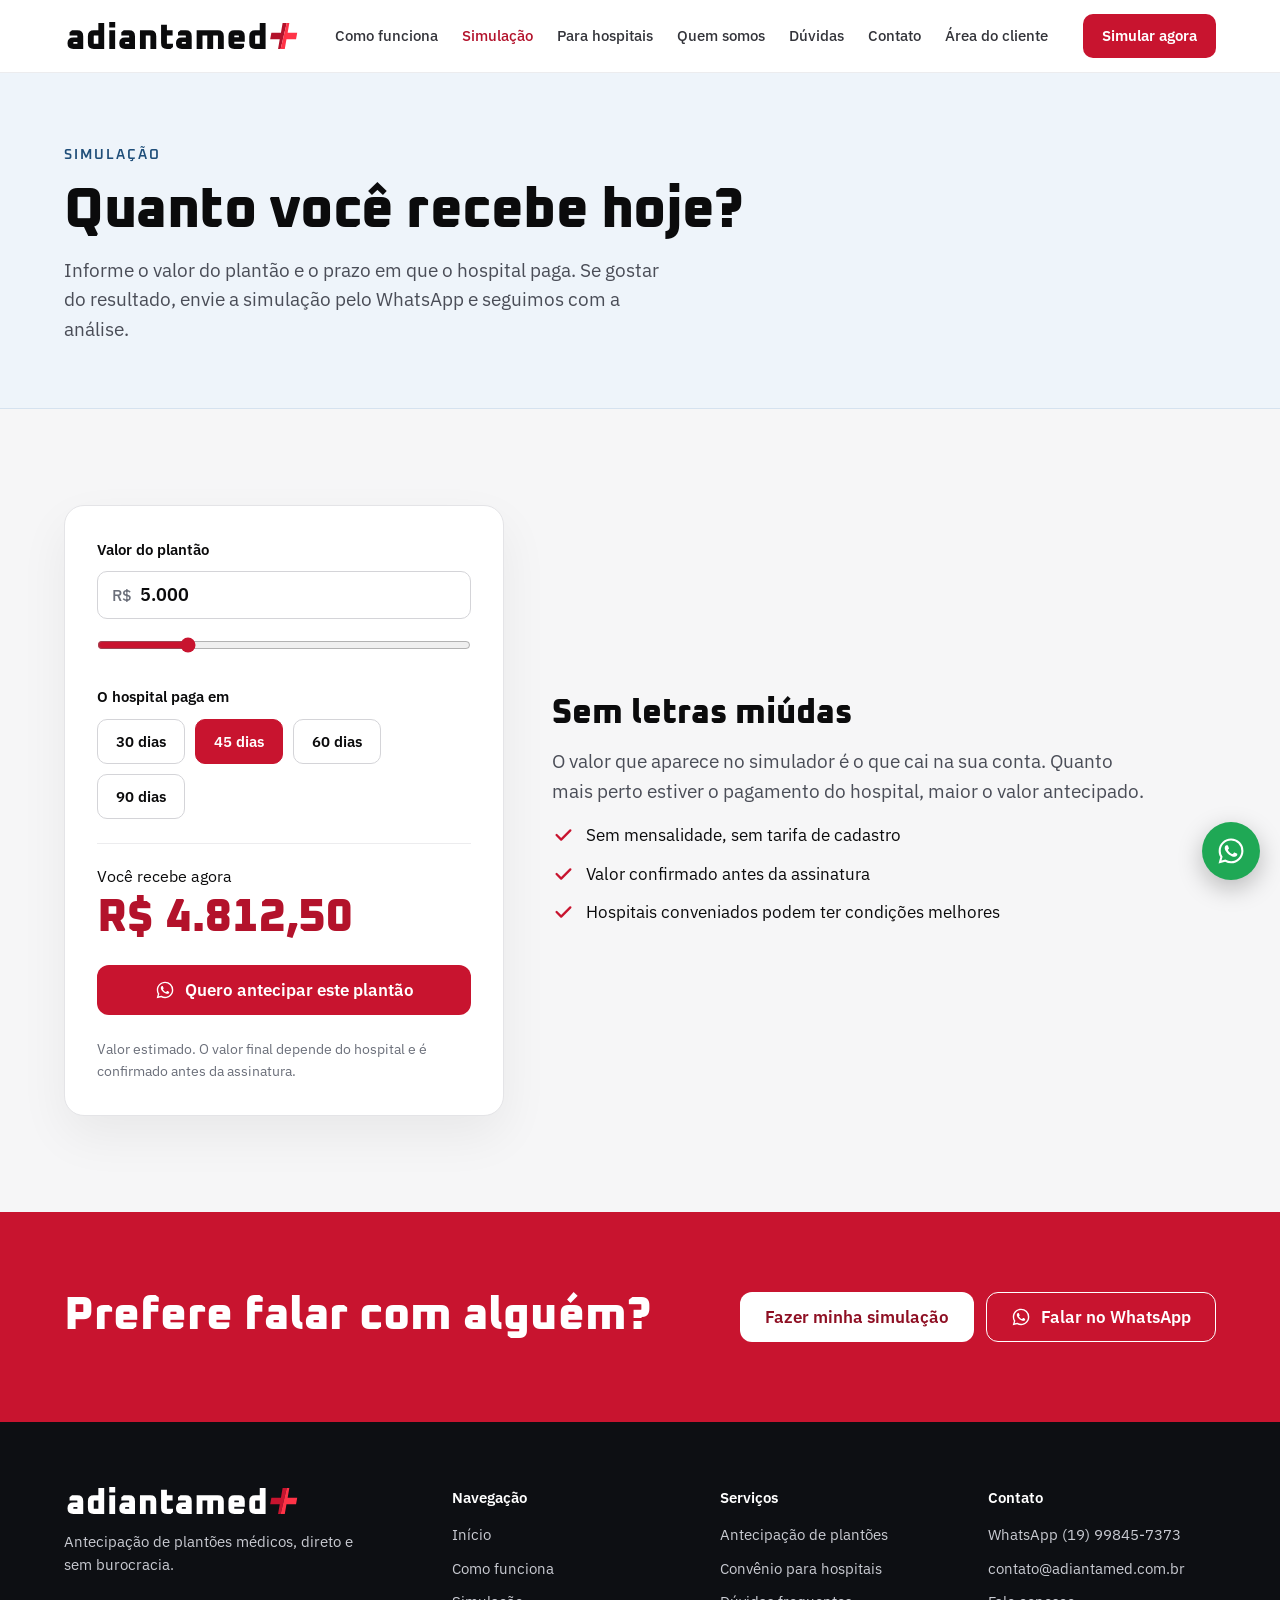
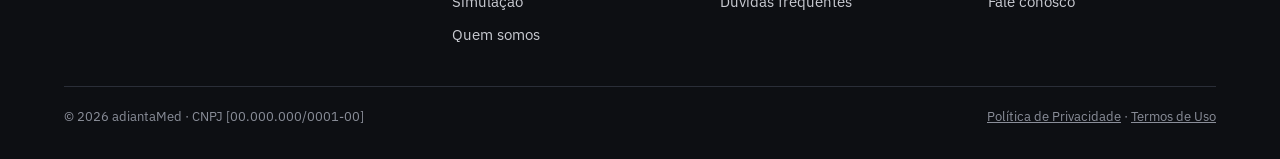
<file: simulacao.html>
<!DOCTYPE html>
<html lang="pt-BR" data-theme="azul">
<head>
<meta charset="utf-8">
<meta name="viewport" content="width=device-width, initial-scale=1.0">
<title>Simulação — adiantaMed</title>
<meta name="description" content="Simule a antecipação do seu plantão médico e veja na hora quanto você recebe.">
<meta name="robots" content="index, follow, max-image-preview:large">
<link rel="canonical" href="https://adiantamed.com.br/simulacao.html">
<meta name="theme-color" content="#C8142F">

<meta property="og:type" content="website">
<meta property="og:locale" content="pt_BR">
<meta property="og:site_name" content="adiantaMed">
<meta property="og:title" content="Simulação — adiantaMed">
<meta property="og:description" content="Simule a antecipação do seu plantão médico e veja na hora quanto você recebe.">
<meta property="og:url" content="https://adiantamed.com.br/simulacao.html">
<meta property="og:image" content="https://adiantamed.com.br/og-image.png">
<meta property="og:image:width" content="1200">
<meta property="og:image:height" content="630">
<meta property="og:image:alt" content="adiantaMed — antecipação de plantões médicos">
<meta name="twitter:card" content="summary_large_image">
<meta name="twitter:image" content="https://adiantamed.com.br/og-image.png">

<link rel="icon" href="/favicon.ico" sizes="32x32">
<link rel="icon" href="/favicon.svg" type="image/svg+xml">
<link rel="apple-touch-icon" href="/apple-touch-icon.png">
<link rel="manifest" href="/site.webmanifest">

<link rel="preconnect" href="https://fonts.googleapis.com">
<link rel="preconnect" href="https://fonts.gstatic.com" crossorigin>
<link rel="stylesheet" href="https://fonts.googleapis.com/css2?family=Oxanium:wght@600;700;800&family=IBM+Plex+Sans:wght@400;500;600&display=swap">
<link rel="stylesheet" href="/style.css?v=3">
</head>
<body>
<a class="skip" href="#conteudo">Pular para o conteúdo</a>

<header class="site-header">
<div class="wrap header-row">
<a class="brand" href="/" aria-label="adiantaMed — início"><img src="/logo.svg" alt="adiantaMed" width="236" height="30"></a>
<nav id="menu" class="nav" aria-label="Principal">
<a href="/">Início</a>
<a href="/como-funciona.html">Como funciona</a>
<a href="/simulacao.html" aria-current="page">Simulação</a>
<a href="/para-hospitais.html">Para hospitais</a>
<a href="/quem-somos.html">Quem somos</a>
<a href="/duvidas.html">Dúvidas</a>
<a href="/contato.html">Contato</a>
<a href="/entrar.html">Área do cliente</a>
<a class="btn btn-primary nav-cta" href="/simulacao.html">Simular agora</a>
</nav>
<div class="header-cta">
<a class="btn btn-primary btn-sm" href="/simulacao.html">Simular agora</a>
<button class="menu-btn" type="button" aria-label="Abrir menu" aria-controls="menu" aria-expanded="false"><svg viewBox="0 0 24 24" fill="none" stroke="currentColor" stroke-width="2" stroke-linecap="round" aria-hidden="true"><path d="M4 7h16M4 12h16M4 17h16"/></svg></button>
</div>
</div>
</header>

<main id="conteudo">
<section class="dark page-hero">
<div class="wrap">
<p class="eyebrow">Simulação</p>
<h1 class="h1">Quanto você recebe hoje?</h1>
<p class="lead">Informe o valor do plantão e o prazo em que o hospital paga. Se gostar do resultado, envie a simulação pelo WhatsApp e seguimos com a análise.</p>
</div>
</section>

<section class="section soft">
<div class="wrap">
<div class="split">
<div class="split-side" style="flex:1 1 440px"><div class="sim" data-sim>
<div class="sim-row">
<div class="sim-head"><label for="valor">Valor do plantão</label></div>
<div class="money-input"><span>R$</span><input id="valor" type="text" inputmode="numeric" autocomplete="off" value="5.000" data-sim-input></div>
<input type="range" min="500" max="20000" step="100" value="5000" aria-label="Valor do plantão" data-sim-range>
</div>
<fieldset>
<legend>O hospital paga em</legend>
<div class="pills">
<button type="button" class="pill" data-prazo="30" aria-pressed="false">30 dias</button>
<button type="button" class="pill" data-prazo="45" aria-pressed="true">45 dias</button>
<button type="button" class="pill" data-prazo="60" aria-pressed="false">60 dias</button>
<button type="button" class="pill" data-prazo="90" aria-pressed="false">90 dias</button>
</div>
</fieldset>
<div class="sim-result" aria-live="polite">
<div>Você recebe agora</div>
<div class="big" data-out="liquido">R$ 4.812,50</div>
</div>
<a class="btn btn-primary" href="/contato.html" data-sim-cta data-wa><svg viewBox="0 0 24 24" fill="currentColor" aria-hidden="true"><path d="M12.04 2C6.58 2 2.13 6.45 2.13 11.91c0 1.75.46 3.45 1.32 4.95L2.05 22l5.25-1.38a9.9 9.9 0 0 0 4.74 1.21h.01c5.46 0 9.9-4.45 9.9-9.91A9.86 9.86 0 0 0 12.04 2zm0 18.15h-.01a8.2 8.2 0 0 1-4.19-1.15l-.3-.18-3.12.82.83-3.04-.2-.31a8.2 8.2 0 0 1-1.26-4.38c0-4.54 3.7-8.23 8.25-8.23a8.2 8.2 0 0 1 8.23 8.24c0 4.54-3.7 8.23-8.23 8.23zm4.52-6.16c-.25-.12-1.47-.72-1.69-.81-.23-.08-.39-.12-.56.13-.16.25-.64.81-.79.97-.14.17-.29.19-.54.06-.25-.12-1.05-.39-1.99-1.23-.74-.66-1.23-1.47-1.38-1.72-.14-.25-.02-.38.11-.51.11-.11.25-.29.37-.43.13-.15.17-.25.25-.42.08-.17.04-.31-.02-.43-.06-.13-.56-1.34-.76-1.84-.2-.48-.41-.42-.56-.43h-.48c-.17 0-.43.06-.66.31-.23.25-.87.85-.87 2.07 0 1.22.89 2.4 1.01 2.56.12.17 1.75 2.67 4.24 3.74.59.26 1.05.41 1.41.52.59.19 1.13.16 1.56.1.48-.07 1.47-.6 1.67-1.18.21-.58.21-1.07.14-1.18-.06-.1-.22-.16-.47-.29z"/></svg>Quero antecipar este plantão</a>
<p class="small">Valor estimado. O valor final depende do hospital e é confirmado antes da assinatura.</p>
</div></div>
<div class="split-main">
<h2 class="h2" style="font-size:clamp(26px,3vw,34px)">Sem letras miúdas</h2>
<p class="lead">O valor que aparece no simulador é o que cai na sua conta. Quanto mais perto estiver o pagamento do hospital, maior o valor antecipado.</p>
<ul class="checklist">
<li><svg viewBox="0 0 24 24" fill="none" stroke="currentColor" stroke-width="2.5" stroke-linecap="round" stroke-linejoin="round" aria-hidden="true"><path d="M5 12l5 5L20 7"/></svg>Sem mensalidade, sem tarifa de cadastro</li>
<li><svg viewBox="0 0 24 24" fill="none" stroke="currentColor" stroke-width="2.5" stroke-linecap="round" stroke-linejoin="round" aria-hidden="true"><path d="M5 12l5 5L20 7"/></svg>Valor confirmado antes da assinatura</li>
<li><svg viewBox="0 0 24 24" fill="none" stroke="currentColor" stroke-width="2.5" stroke-linecap="round" stroke-linejoin="round" aria-hidden="true"><path d="M5 12l5 5L20 7"/></svg>Hospitais conveniados podem ter condições melhores</li>
</ul>
</div>
</div>
</div>
</section>

<section class="cta-band">
<div class="wrap">
<h2 class="h2">Prefere falar com alguém?</h2>
<div class="actions">
<a class="btn btn-white" href="/simulacao.html">Fazer minha simulação</a>
<a class="btn btn-line-white" href="/contato.html" data-wa><svg viewBox="0 0 24 24" fill="currentColor" aria-hidden="true"><path d="M12.04 2C6.58 2 2.13 6.45 2.13 11.91c0 1.75.46 3.45 1.32 4.95L2.05 22l5.25-1.38a9.9 9.9 0 0 0 4.74 1.21h.01c5.46 0 9.9-4.45 9.9-9.91A9.86 9.86 0 0 0 12.04 2zm0 18.15h-.01a8.2 8.2 0 0 1-4.19-1.15l-.3-.18-3.12.82.83-3.04-.2-.31a8.2 8.2 0 0 1-1.26-4.38c0-4.54 3.7-8.23 8.25-8.23a8.2 8.2 0 0 1 8.23 8.24c0 4.54-3.7 8.23-8.23 8.23zm4.52-6.16c-.25-.12-1.47-.72-1.69-.81-.23-.08-.39-.12-.56.13-.16.25-.64.81-.79.97-.14.17-.29.19-.54.06-.25-.12-1.05-.39-1.99-1.23-.74-.66-1.23-1.47-1.38-1.72-.14-.25-.02-.38.11-.51.11-.11.25-.29.37-.43.13-.15.17-.25.25-.42.08-.17.04-.31-.02-.43-.06-.13-.56-1.34-.76-1.84-.2-.48-.41-.42-.56-.43h-.48c-.17 0-.43.06-.66.31-.23.25-.87.85-.87 2.07 0 1.22.89 2.4 1.01 2.56.12.17 1.75 2.67 4.24 3.74.59.26 1.05.41 1.41.52.59.19 1.13.16 1.56.1.48-.07 1.47-.6 1.67-1.18.21-.58.21-1.07.14-1.18-.06-.1-.22-.16-.47-.29z"/></svg>Falar no WhatsApp</a>
</div>
</div>
</section>
</main>

<footer class="site-footer">
<div class="wrap">
<div class="footer-top">
<div class="footer-brand">
<img src="/logo-branco.svg" alt="adiantaMed" width="236" height="30">
<p>Antecipação de plantões médicos, direto e sem burocracia.</p>
</div>
<nav class="footer-col" aria-label="Navegação do rodapé">
<h2>Navegação</h2>
<a href="/">Início</a>
<a href="/como-funciona.html">Como funciona</a>
<a href="/simulacao.html">Simulação</a>
<a href="/quem-somos.html">Quem somos</a>
</nav>
<div class="footer-col">
<h2>Serviços</h2>
<a href="/como-funciona.html">Antecipação de plantões</a>
<a href="/para-hospitais.html">Convênio para hospitais</a>
<a href="/duvidas.html">Dúvidas frequentes</a>
</div>
<div class="footer-col">
<h2>Contato</h2>
<a href="/contato.html" data-wa>WhatsApp (19) 99845-7373</a>
<a href="mailto:contato@adiantamed.com.br">contato@adiantamed.com.br</a>
<a href="/contato.html">Fale conosco</a>
</div>
</div>
<div class="footer-bottom">
<span>© <span data-year>2026</span> adiantaMed · CNPJ [00.000.000/0001-00]</span>
<span><a href="/privacidade.html">Política de Privacidade</a> · <a href="/termos.html">Termos de Uso</a></span>
</div>
</div>
</footer>

<a class="wa-float" href="/contato.html" data-wa aria-label="Falar no WhatsApp"><svg viewBox="0 0 24 24" fill="currentColor" aria-hidden="true"><path d="M12.04 2C6.58 2 2.13 6.45 2.13 11.91c0 1.75.46 3.45 1.32 4.95L2.05 22l5.25-1.38a9.9 9.9 0 0 0 4.74 1.21h.01c5.46 0 9.9-4.45 9.9-9.91A9.86 9.86 0 0 0 12.04 2zm0 18.15h-.01a8.2 8.2 0 0 1-4.19-1.15l-.3-.18-3.12.82.83-3.04-.2-.31a8.2 8.2 0 0 1-1.26-4.38c0-4.54 3.7-8.23 8.25-8.23a8.2 8.2 0 0 1 8.23 8.24c0 4.54-3.7 8.23-8.23 8.23zm4.52-6.16c-.25-.12-1.47-.72-1.69-.81-.23-.08-.39-.12-.56.13-.16.25-.64.81-.79.97-.14.17-.29.19-.54.06-.25-.12-1.05-.39-1.99-1.23-.74-.66-1.23-1.47-1.38-1.72-.14-.25-.02-.38.11-.51.11-.11.25-.29.37-.43.13-.15.17-.25.25-.42.08-.17.04-.31-.02-.43-.06-.13-.56-1.34-.76-1.84-.2-.48-.41-.42-.56-.43h-.48c-.17 0-.43.06-.66.31-.23.25-.87.85-.87 2.07 0 1.22.89 2.4 1.01 2.56.12.17 1.75 2.67 4.24 3.74.59.26 1.05.41 1.41.52.59.19 1.13.16 1.56.1.48-.07 1.47-.6 1.67-1.18.21-.58.21-1.07.14-1.18-.06-.1-.22-.16-.47-.29z"/></svg></a>
<script src="/main.js?v=2"></script>
</body>
</html>
</file>
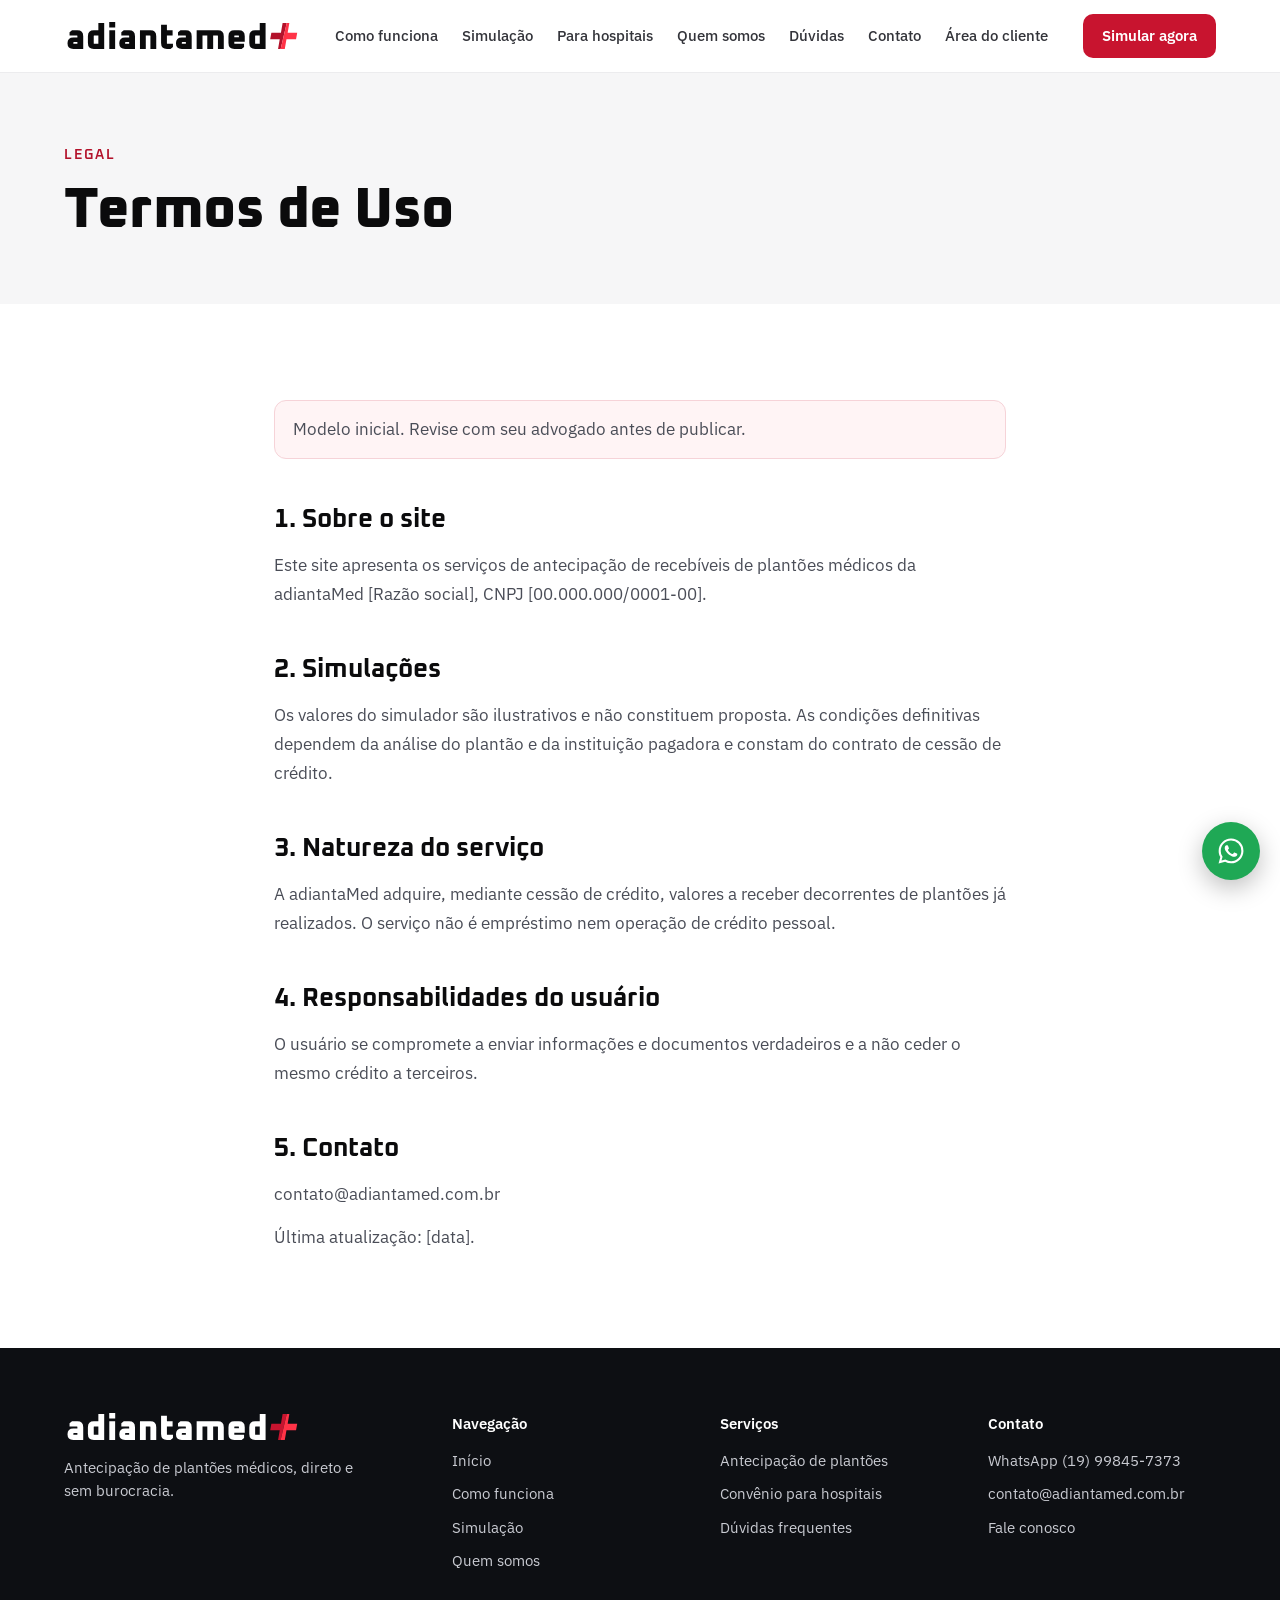
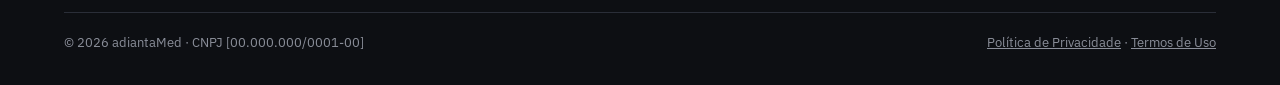
<file: termos.html>
<!DOCTYPE html>
<html lang="pt-BR" data-theme="azul">
<head>
<meta charset="utf-8">
<meta name="viewport" content="width=device-width, initial-scale=1.0">
<title>Termos de Uso — adiantaMed</title>
<meta name="description" content="Termos de uso do site adiantamed.com.br.">
<meta name="robots" content="index, follow, max-image-preview:large">
<link rel="canonical" href="https://adiantamed.com.br/termos.html">
<meta name="theme-color" content="#C8142F">

<meta property="og:type" content="website">
<meta property="og:locale" content="pt_BR">
<meta property="og:site_name" content="adiantaMed">
<meta property="og:title" content="Termos de Uso — adiantaMed">
<meta property="og:description" content="Termos de uso do site adiantamed.com.br.">
<meta property="og:url" content="https://adiantamed.com.br/termos.html">
<meta property="og:image" content="https://adiantamed.com.br/og-image.png">
<meta property="og:image:width" content="1200">
<meta property="og:image:height" content="630">
<meta property="og:image:alt" content="adiantaMed — antecipação de plantões médicos">
<meta name="twitter:card" content="summary_large_image">
<meta name="twitter:image" content="https://adiantamed.com.br/og-image.png">

<link rel="icon" href="/favicon.ico" sizes="32x32">
<link rel="icon" href="/favicon.svg" type="image/svg+xml">
<link rel="apple-touch-icon" href="/apple-touch-icon.png">
<link rel="manifest" href="/site.webmanifest">

<link rel="preconnect" href="https://fonts.googleapis.com">
<link rel="preconnect" href="https://fonts.gstatic.com" crossorigin>
<link rel="stylesheet" href="https://fonts.googleapis.com/css2?family=Oxanium:wght@600;700;800&family=IBM+Plex+Sans:wght@400;500;600&display=swap">
<link rel="stylesheet" href="/style.css?v=3">
</head>
<body>
<a class="skip" href="#conteudo">Pular para o conteúdo</a>

<header class="site-header">
<div class="wrap header-row">
<a class="brand" href="/" aria-label="adiantaMed — início"><img src="/logo.svg" alt="adiantaMed" width="236" height="30"></a>
<nav id="menu" class="nav" aria-label="Principal">
<a href="/">Início</a>
<a href="/como-funciona.html">Como funciona</a>
<a href="/simulacao.html">Simulação</a>
<a href="/para-hospitais.html">Para hospitais</a>
<a href="/quem-somos.html">Quem somos</a>
<a href="/duvidas.html">Dúvidas</a>
<a href="/contato.html">Contato</a>
<a href="/entrar.html">Área do cliente</a>
<a class="btn btn-primary nav-cta" href="/simulacao.html">Simular agora</a>
</nav>
<div class="header-cta">
<a class="btn btn-primary btn-sm" href="/simulacao.html">Simular agora</a>
<button class="menu-btn" type="button" aria-label="Abrir menu" aria-controls="menu" aria-expanded="false"><svg viewBox="0 0 24 24" fill="none" stroke="currentColor" stroke-width="2" stroke-linecap="round" aria-hidden="true"><path d="M4 7h16M4 12h16M4 17h16"/></svg></button>
</div>
</div>
</header>

<main id="conteudo">
<section class="page-hero soft">
<div class="wrap"><p class="eyebrow">Legal</p><h1 class="h1">Termos de Uso</h1></div>
</section>
<section class="section">
<div class="wrap prose">
<p class="note">Modelo inicial. Revise com seu advogado antes de publicar.</p>
<h2>1. Sobre o site</h2>
<p>Este site apresenta os serviços de antecipação de recebíveis de plantões médicos da adiantaMed [Razão social], CNPJ [00.000.000/0001-00].</p>
<h2>2. Simulações</h2>
<p>Os valores do simulador são ilustrativos e não constituem proposta. As condições definitivas dependem da análise do plantão e da instituição pagadora e constam do contrato de cessão de crédito.</p>
<h2>3. Natureza do serviço</h2>
<p>A adiantaMed adquire, mediante cessão de crédito, valores a receber decorrentes de plantões já realizados. O serviço não é empréstimo nem operação de crédito pessoal.</p>
<h2>4. Responsabilidades do usuário</h2>
<p>O usuário se compromete a enviar informações e documentos verdadeiros e a não ceder o mesmo crédito a terceiros.</p>
<h2>5. Contato</h2>
<p>contato@adiantamed.com.br</p>
<p class="small">Última atualização: [data].</p>
</div>
</section>
</main>

<footer class="site-footer">
<div class="wrap">
<div class="footer-top">
<div class="footer-brand">
<img src="/logo-branco.svg" alt="adiantaMed" width="236" height="30">
<p>Antecipação de plantões médicos, direto e sem burocracia.</p>
</div>
<nav class="footer-col" aria-label="Navegação do rodapé">
<h2>Navegação</h2>
<a href="/">Início</a>
<a href="/como-funciona.html">Como funciona</a>
<a href="/simulacao.html">Simulação</a>
<a href="/quem-somos.html">Quem somos</a>
</nav>
<div class="footer-col">
<h2>Serviços</h2>
<a href="/como-funciona.html">Antecipação de plantões</a>
<a href="/para-hospitais.html">Convênio para hospitais</a>
<a href="/duvidas.html">Dúvidas frequentes</a>
</div>
<div class="footer-col">
<h2>Contato</h2>
<a href="/contato.html" data-wa>WhatsApp (19) 99845-7373</a>
<a href="mailto:contato@adiantamed.com.br">contato@adiantamed.com.br</a>
<a href="/contato.html">Fale conosco</a>
</div>
</div>
<div class="footer-bottom">
<span>© <span data-year>2026</span> adiantaMed · CNPJ [00.000.000/0001-00]</span>
<span><a href="/privacidade.html">Política de Privacidade</a> · <a href="/termos.html">Termos de Uso</a></span>
</div>
</div>
</footer>

<a class="wa-float" href="/contato.html" data-wa aria-label="Falar no WhatsApp"><svg viewBox="0 0 24 24" fill="currentColor" aria-hidden="true"><path d="M12.04 2C6.58 2 2.13 6.45 2.13 11.91c0 1.75.46 3.45 1.32 4.95L2.05 22l5.25-1.38a9.9 9.9 0 0 0 4.74 1.21h.01c5.46 0 9.9-4.45 9.9-9.91A9.86 9.86 0 0 0 12.04 2zm0 18.15h-.01a8.2 8.2 0 0 1-4.19-1.15l-.3-.18-3.12.82.83-3.04-.2-.31a8.2 8.2 0 0 1-1.26-4.38c0-4.54 3.7-8.23 8.25-8.23a8.2 8.2 0 0 1 8.23 8.24c0 4.54-3.7 8.23-8.23 8.23zm4.52-6.16c-.25-.12-1.47-.72-1.69-.81-.23-.08-.39-.12-.56.13-.16.25-.64.81-.79.97-.14.17-.29.19-.54.06-.25-.12-1.05-.39-1.99-1.23-.74-.66-1.23-1.47-1.38-1.72-.14-.25-.02-.38.11-.51.11-.11.25-.29.37-.43.13-.15.17-.25.25-.42.08-.17.04-.31-.02-.43-.06-.13-.56-1.34-.76-1.84-.2-.48-.41-.42-.56-.43h-.48c-.17 0-.43.06-.66.31-.23.25-.87.85-.87 2.07 0 1.22.89 2.4 1.01 2.56.12.17 1.75 2.67 4.24 3.74.59.26 1.05.41 1.41.52.59.19 1.13.16 1.56.1.48-.07 1.47-.6 1.67-1.18.21-.58.21-1.07.14-1.18-.06-.1-.22-.16-.47-.29z"/></svg></a>
<script src="/main.js?v=2"></script>
</body>
</html>
</file>
<file: style.css>
/* adiantaMed — estilos do site */
:root {
  --ink: #0B0B0C;
  --ink-2: #33343A;
  --muted: #4A4D57;
  --muted-2: #6B6F7A;
  --line: #E4E4E7;
  --line-2: #ECECEE;
  --soft: #F6F6F7;
  --paper: #FFFFFF;
  --night: #0D0F13;
  --night-2: #171A21;
  --night-line: #2A2E38;
  --night-text: #C9CBD2;
  --night-muted: #9EA2AD;
  --red: #C8142F;
  --red-dark: #B3122B;
  --red-deep: #8E0F23;
  --red-light: #FF3347;
  --red-pale: #FF6B78;
  --red-tint: #FFF4F5;
  --red-tint-line: #F6D3D8;
  --wa: #1FA855;
  --display: 'Oxanium', system-ui, sans-serif;
  --body: 'IBM Plex Sans', system-ui, sans-serif;
  --radius: 18px;
  --wrap: 1200px;
}

*, *::before, *::after { box-sizing: border-box; }
html { scroll-behavior: smooth; -webkit-text-size-adjust: 100%; }
body {
  margin: 0;
  font-family: var(--body);
  color: var(--ink);
  background: var(--paper);
  font-size: 16px;
  line-height: 1.55;
  -webkit-font-smoothing: antialiased;
}
img, svg { display: block; max-width: 100%; }
a { color: var(--red-dark); }
a:hover { color: #7E0C1E; }
:focus-visible { outline: 3px solid var(--red-light); outline-offset: 3px; border-radius: 6px; }

.wrap { max-width: var(--wrap); margin: 0 auto; padding: 0 24px; }
.skip { position: absolute; left: -9999px; top: 8px; background: var(--ink); color: #fff; padding: 10px 16px; border-radius: 8px; z-index: 100; }
.skip:focus { left: 8px; }

/* ---------- Tipografia ---------- */
.eyebrow {
  font-family: var(--display);
  font-weight: 600;
  font-size: 14px;
  letter-spacing: 2px;
  text-transform: uppercase;
  color: var(--red-dark);
  margin: 0;
}
.dark .eyebrow { color: var(--red-pale); }
h1, h2, h3 { margin: 0; }
.h1 {
  font-family: var(--display);
  font-weight: 800;
  font-size: clamp(38px, 6vw, 68px);
  line-height: 1.02;
  letter-spacing: -0.5px;
}
.h2 {
  font-family: var(--display);
  font-weight: 800;
  font-size: clamp(30px, 4vw, 46px);
  line-height: 1.06;
}
.h3 { font-size: 20px; font-weight: 600; line-height: 1.3; }
.lead { font-size: 19px; line-height: 1.55; color: var(--muted); margin: 0; max-width: 600px; }
.dark .lead { color: var(--night-text); }
p { margin: 0; }
.small { font-size: 14px; color: var(--muted-2); }
.dark .small { color: #8A8E99; }

/* ---------- Botões ---------- */
.btn {
  display: inline-flex;
  align-items: center;
  justify-content: center;
  gap: 10px;
  min-height: 48px;
  padding: 14px 24px;
  border-radius: 12px;
  font-family: var(--body);
  font-weight: 600;
  font-size: 17px;
  line-height: 1.2;
  text-decoration: none;
  cursor: pointer;
  border: 1.5px solid transparent;
  transition: background .15s, color .15s, border-color .15s, transform .15s;
}
.btn:active { transform: translateY(1px); }
.btn-primary { background: var(--red); color: #fff; }
.btn-primary:hover { background: var(--red-dark); color: #fff; }
.btn-ghost { border-color: #4A4D57; color: #fff; background: transparent; }
.btn-ghost:hover { border-color: #fff; color: #fff; }
.btn-outline { border-color: #D4D4D8; color: var(--ink); background: #fff; }
.btn-outline:hover { border-color: var(--ink); color: var(--ink); }
.btn-white { background: #fff; color: var(--red-deep); }
.btn-white:hover { background: #FFE9EC; color: var(--red-deep); }
.btn-line-white { border-color: #fff; color: #fff; }
.btn-line-white:hover { background: rgba(255,255,255,.12); color: #fff; }
.btn-sm { min-height: 44px; padding: 10px 18px; font-size: 15px; border-radius: 10px; }
.btn svg { width: 20px; height: 20px; flex-shrink: 0; }

/* ---------- Cabeçalho ---------- */
.site-header {
  position: sticky; top: 0; z-index: 50;
  background: rgba(255,255,255,.94);
  backdrop-filter: saturate(1.4) blur(10px);
  -webkit-backdrop-filter: saturate(1.4) blur(10px);
  border-bottom: 1px solid var(--line-2);
}
.header-row { display: flex; align-items: center; justify-content: space-between; gap: 20px; min-height: 72px; }
.brand img { height: 30px; width: auto; }
.nav { display: flex; align-items: center; gap: 4px; }
.nav a {
  color: var(--ink-2); text-decoration: none; font-weight: 500; font-size: 15px;
  padding: 10px 12px; border-radius: 8px;
}
.nav a:hover { color: var(--ink); background: var(--soft); }
.nav a[aria-current="page"] { color: var(--red-dark); }
.header-cta { display: flex; align-items: center; gap: 10px; }
.menu-btn {
  display: none;
  width: 44px; height: 44px; border-radius: 10px;
  border: 1.5px solid var(--line); background: #fff; color: var(--ink);
  align-items: center; justify-content: center; cursor: pointer;
}
.menu-btn svg { width: 22px; height: 22px; }

@media (max-width: 1279px) {
  .menu-btn { display: inline-flex; }
  .header-cta .btn { display: none; }
  .nav {
    display: none;
    position: absolute; left: 0; right: 0; top: 100%;
    flex-direction: column; align-items: stretch; gap: 0;
    background: #fff; border-bottom: 1px solid var(--line);
    padding: 8px 16px 20px;
    box-shadow: 0 16px 30px rgba(0,0,0,.08);
  }
  .nav.open { display: flex; }
  .nav a { padding: 14px 10px; font-size: 17px; border-bottom: 1px solid var(--line-2); border-radius: 0; }
  .nav .btn { margin-top: 14px; color: #fff; border-bottom: 0; border-radius: 12px; }
}
@media (min-width: 1280px) { .nav .nav-cta { display: none; } }

/* ---------- Seções ---------- */
.section { padding: 96px 0; }
.section-sm { padding: 72px 0; }
.dark { background: var(--night); color: #fff; }
.soft { background: var(--soft); }
.section-head { display: flex; flex-direction: column; gap: 12px; max-width: 680px; margin-bottom: 44px; }
.section-head.center { margin-left: auto; margin-right: auto; text-align: center; align-items: center; }
@media (max-width: 640px) { .section { padding: 64px 0; } .section-sm { padding: 52px 0; } }

/* Hero */
.hero { padding: 88px 0 100px; }
.hero-grid { display: flex; flex-wrap: wrap; gap: 56px; align-items: center; }
.hero-copy { flex: 999 1 520px; min-width: 0; display: flex; flex-direction: column; gap: 24px; }
.hero-copy .h1 span { color: var(--red-pale); }
.actions { display: flex; flex-wrap: wrap; gap: 12px; }
.ribbons { display: flex; flex-wrap: wrap; gap: 10px; margin: 0; padding: 0; list-style: none; }
.ribbon {
  display: inline-flex; align-items: center; gap: 8px;
  padding: 8px 14px 8px 12px;
  border-radius: 999px;
  font-size: 14px; font-weight: 500;
  background: rgba(255,255,255,.06);
  border: 1px solid var(--night-line);
  color: var(--night-text);
}
.ribbon svg { width: 16px; height: 16px; color: var(--red-pale); flex-shrink: 0; }
.light-ribbons .ribbon { background: #fff; border-color: var(--line); color: var(--ink-2); }
.light-ribbons .ribbon svg { color: var(--red); }

.compare {
  flex: 1 1 360px; min-width: 0;
  background: var(--night-2); border: 1px solid var(--night-line);
  border-radius: 20px; padding: 28px;
  display: flex; flex-direction: column; gap: 18px;
}
.compare-title { font-size: 14px; color: var(--night-muted); font-weight: 500; }
.compare-row { display: flex; align-items: center; gap: 14px; flex-wrap: wrap; }
.compare-box { flex: 1 1 120px; background: var(--night); border-radius: 14px; padding: 20px; }
.compare-box.win { background: #2A0F15; border: 1px solid #5C1A26; }
.compare-num { font-family: var(--display); font-weight: 800; font-size: 40px; line-height: 1; color: #6B6F7A; }
.compare-box.win .compare-num { color: var(--red-pale); }
.compare-label { margin-top: 6px; font-size: 15px; color: var(--night-muted); }
.compare-box.win .compare-label { color: #E6C9CD; }
.compare-arrow { width: 28px; height: 28px; color: var(--red-light); flex-shrink: 0; }

/* Page hero (páginas internas) */
.page-hero { padding: 72px 0 64px; }
.page-hero .wrap { display: flex; flex-direction: column; gap: 16px; }
.page-hero .h1 { font-size: clamp(36px, 5vw, 56px); max-width: 860px; }

/* Cards / grids */
.grid { display: grid; gap: 20px; grid-template-columns: repeat(auto-fit, minmax(250px, 1fr)); }
.grid-2 { display: grid; gap: 20px; grid-template-columns: repeat(auto-fit, minmax(320px, 1fr)); }
.card { border: 1px solid var(--line-2); border-radius: var(--radius); padding: 28px; display: flex; flex-direction: column; gap: 12px; background: #fff; }
.card p { color: var(--muted); }
.card.fill { background: var(--soft); border-color: transparent; }
.card.accent { background: var(--red-tint); border-color: var(--red-tint-line); }
.card-link { text-decoration: none; color: inherit; transition: border-color .15s, transform .15s; }
.card-link:hover { border-color: var(--red); color: inherit; transform: translateY(-2px); }
.card-link .more { color: var(--red-dark); font-weight: 600; margin-top: auto; }
.step-num { font-family: var(--display); font-weight: 800; font-size: 40px; line-height: 1; color: var(--red); }
.steps { list-style: none; margin: 0; padding: 0; }
.icon-badge { width: 48px; height: 48px; border-radius: 12px; background: var(--red-tint); color: var(--red); display: flex; align-items: center; justify-content: center; }
.icon-badge svg { width: 24px; height: 24px; }
.dark .card { background: var(--night-2); border-color: var(--night-line); }
.dark .card p { color: var(--night-text); }

/* Lista de verificação */
.checklist { list-style: none; margin: 0; padding: 0; display: flex; flex-direction: column; gap: 12px; }
.checklist li { display: flex; gap: 12px; align-items: flex-start; font-size: 17px; }
.checklist svg { width: 22px; height: 22px; color: var(--red); flex-shrink: 0; margin-top: 2px; }
.dark .checklist svg { color: var(--red-pale); }

/* Split */
.split { display: flex; flex-wrap: wrap; gap: 48px; align-items: center; }
.split > * { min-width: 0; }
.split .split-main { flex: 999 1 460px; display: flex; flex-direction: column; gap: 16px; }
.split .split-side { flex: 1 1 360px; }

/* Lista em cartões escuros */
.stack { list-style: none; margin: 0; padding: 0; display: flex; flex-direction: column; gap: 14px; }
.stack li { background: var(--night-2); border: 1px solid var(--night-line); border-radius: 14px; padding: 18px 20px; font-size: 16px; }
.stack strong { font-weight: 600; color: #fff; }

/* ---------- Simulador ---------- */
.sim { background: #fff; border: 1px solid var(--line); border-radius: 20px; padding: 32px; display: flex; flex-direction: column; gap: 24px; box-shadow: 0 20px 50px rgba(13,15,19,.06); }
.sim label, .sim legend { font-size: 15px; font-weight: 600; }
.sim-row { display: flex; flex-direction: column; gap: 10px; }
.sim-head { display: flex; justify-content: space-between; align-items: baseline; gap: 12px; }
.sim-value { font-family: var(--display); font-weight: 700; font-size: 22px; }
.money-input { display: flex; align-items: center; border: 1.5px solid #D4D4D8; border-radius: 10px; padding: 0 14px; min-height: 48px; background: #fff; }
.money-input:focus-within { border-color: var(--red); }
.money-input span { color: var(--muted-2); font-weight: 500; margin-right: 6px; }
.money-input input { border: 0; outline: 0; font: inherit; font-size: 18px; font-weight: 600; width: 100%; background: transparent; color: var(--ink); min-width: 0; }
input[type=range] { width: 100%; accent-color: var(--red); height: 32px; margin: 0; }
.sim fieldset { border: 0; padding: 0; margin: 0; }
.sim legend { padding: 0; margin-bottom: 10px; }
.pills { display: flex; flex-wrap: wrap; gap: 10px; }
.pill {
  min-height: 44px; padding: 10px 18px; border-radius: 10px;
  font: inherit; font-size: 15px; font-weight: 600; cursor: pointer;
  background: #fff; color: var(--ink); border: 1.5px solid #D4D4D8;
}
.pill[aria-pressed="true"] { background: var(--red); border-color: var(--red); color: #fff; }
.sim-result { border-top: 1px solid var(--line-2); padding-top: 20px; display: flex; flex-direction: column; gap: 6px; }
.sim-result .big { font-family: var(--display); font-weight: 800; font-size: clamp(36px, 6vw, 46px); line-height: 1; color: var(--red-dark); }
.sim-breakdown { display: grid; grid-template-columns: 1fr auto; gap: 6px 16px; font-size: 15px; color: var(--muted); margin-top: 8px; }
.sim-breakdown dd { margin: 0; text-align: right; color: var(--ink); font-weight: 500; }
.sim-breakdown dt { margin: 0; }

/* ---------- FAQ ---------- */
.faq { border-top: 1px solid var(--line); }
.faq details { border-bottom: 1px solid var(--line); }
.faq summary {
  list-style: none; cursor: pointer;
  display: flex; justify-content: space-between; align-items: center; gap: 16px;
  padding: 22px 0; font-size: 18px; font-weight: 600;
}
.faq summary::-webkit-details-marker { display: none; }
.faq summary::after { content: "+"; font-family: var(--display); font-weight: 700; font-size: 26px; color: var(--red); line-height: 1; transition: transform .2s; flex-shrink: 0; }
.faq details[open] summary::after { transform: rotate(45deg); }
.faq details p { padding: 0 0 22px; color: var(--muted); font-size: 16px; line-height: 1.65; max-width: 760px; }

/* ---------- Formulário ---------- */
.form { display: grid; gap: 18px; grid-template-columns: repeat(auto-fit, minmax(240px, 1fr)); }
.form .full { grid-column: 1 / -1; }
.field { display: flex; flex-direction: column; gap: 8px; }
.field label { font-weight: 600; font-size: 15px; }
.field input, .field select, .field textarea {
  font: inherit; font-size: 16px; color: var(--ink);
  border: 1.5px solid #D4D4D8; border-radius: 10px; padding: 12px 14px; min-height: 48px; background: #fff;
}
.field textarea { min-height: 120px; resize: vertical; }
.field input:focus, .field select:focus, .field textarea:focus { outline: 0; border-color: var(--red); }
.check { display: flex; gap: 10px; align-items: flex-start; font-size: 14px; color: var(--muted); }
.check input { width: 20px; height: 20px; accent-color: var(--red); margin-top: 1px; flex-shrink: 0; }

/* Contato cards */
.contact-list { list-style: none; margin: 0; padding: 0; display: flex; flex-direction: column; gap: 14px; }
.contact-list a, .contact-list div { display: flex; gap: 14px; align-items: center; padding: 18px; border: 1px solid var(--line); border-radius: 14px; text-decoration: none; color: var(--ink); }
.contact-list a:hover { border-color: var(--red); color: var(--ink); }
.contact-list strong { display: block; font-weight: 600; }
.contact-list span { color: var(--muted); font-size: 15px; }

/* ---------- CTA ---------- */
.cta-band { background: var(--red); color: #fff; }
.cta-band .wrap { display: flex; flex-wrap: wrap; gap: 28px; align-items: center; justify-content: space-between; padding-top: 80px; padding-bottom: 80px; }
.cta-band .h2 { flex: 1 1 420px; }

/* ---------- Texto longo (políticas) ---------- */
.prose { max-width: 780px; }
.prose h2 { font-family: var(--display); font-weight: 700; font-size: 26px; margin: 40px 0 12px; }
.prose p, .prose li { color: var(--muted); font-size: 17px; line-height: 1.7; }
.prose p + p { margin-top: 14px; }
.prose ul { padding-left: 22px; }
.note { background: var(--red-tint); border: 1px solid var(--red-tint-line); border-radius: 12px; padding: 14px 18px; font-size: 15px; color: var(--red-deep); }

/* ---------- Rodapé ---------- */
.site-footer { background: var(--night); color: var(--night-text); }
.footer-top { display: flex; flex-wrap: wrap; gap: 40px; justify-content: space-between; padding: 64px 0 40px; }
.footer-brand { flex: 1 1 280px; display: flex; flex-direction: column; gap: 14px; }
.footer-brand img { height: 30px; width: auto; align-self: flex-start; }
.footer-brand p { max-width: 300px; font-size: 15px; }
.footer-col { flex: 1 1 160px; display: flex; flex-direction: column; gap: 10px; font-size: 15px; }
.footer-col h2 { font-family: var(--body); font-size: 15px; font-weight: 600; color: #fff; margin-bottom: 4px; }
.footer-col a { color: var(--night-text); text-decoration: none; }
.footer-col a:hover { color: #fff; }
.footer-bottom { border-top: 1px solid var(--night-line); padding: 20px 0 32px; display: flex; flex-wrap: wrap; gap: 8px 24px; justify-content: space-between; font-size: 13px; color: #8A8E99; }
.footer-bottom a { color: #8A8E99; }
.footer-bottom a:hover { color: #fff; }

/* WhatsApp flutuante */
.wa-float {
  position: fixed; right: 20px; bottom: 20px; z-index: 60;
  width: 58px; height: 58px; border-radius: 50%;
  background: var(--wa); color: #fff;
  display: flex; align-items: center; justify-content: center;
  box-shadow: 0 8px 24px rgba(0,0,0,.25);
  transition: transform .15s;
}
.wa-float:hover { transform: scale(1.06); color: #fff; }
.wa-float svg { width: 30px; height: 30px; }

/* 404 */
.notfound { min-height: 60vh; display: flex; align-items: center; }
.notfound .num { font-family: var(--display); font-weight: 800; font-size: clamp(90px, 18vw, 180px); line-height: .9; color: var(--red); }

@media (prefers-reduced-motion: reduce) {
  html { scroll-behavior: auto; }
  * { transition: none !important; }
}

/* =========================================================
   TEMA DO TOPO (hero claro). Troque data-theme no <html>:
   rose | branco | azul
   ========================================================= */
[data-theme="rose"]   { --h-bg: #FFF1F3; --h-line: #F6D3D8; --h-tint: #FFE1E6; --h-tint-line: #F5BCC6; --h-muted-box: #FFFFFF; }
[data-theme="branco"] { --h-bg: #FAFAFB; --h-line: #E7E7EA; --h-tint: #FFEEF0; --h-tint-line: #F6CDD3; --h-muted-box: #F3F3F5; }
[data-theme="azul"]   { --h-bg: #EEF4FA; --h-line: #D5E2EF; --h-tint: #FFECEF; --h-tint-line: #F6CDD3; --h-muted-box: #F6F9FC; }

[data-theme] .dark { background: var(--h-bg); color: var(--ink); border-bottom: 1px solid var(--h-line); }
[data-theme] .dark .eyebrow { color: var(--red-dark); }
[data-theme] .dark .lead { color: var(--muted); }
[data-theme] .dark .small { color: var(--muted-2); }
[data-theme] .hero-copy .h1 span { color: var(--red); }
[data-theme] .dark .ribbon { background: #fff; border-color: var(--h-line); color: var(--ink-2); }
[data-theme] .dark .ribbon svg { color: var(--red); }
[data-theme] .dark .btn-ghost { border-color: #C9CBD2; color: var(--ink); background: #fff; }
[data-theme] .dark .btn-ghost:hover { border-color: var(--ink); color: var(--ink); }
[data-theme] .dark .btn-ghost svg { color: var(--wa); }
[data-theme] .compare { background: #fff; border-color: var(--h-line); box-shadow: 0 20px 50px rgba(13,15,19,.06); }
[data-theme] .compare-title { color: var(--muted); }
[data-theme] .compare-box { background: var(--h-muted-box); border: 1px solid var(--line-2); }
[data-theme] .compare-num { color: #A3A6AE; }
[data-theme] .compare-label { color: var(--muted-2); }
[data-theme] .compare-box.win { background: var(--h-tint); border-color: var(--h-tint-line); }
[data-theme] .compare-box.win .compare-num { color: var(--red); }
[data-theme] .compare-box.win .compare-label { color: var(--red-deep); }
[data-theme] .dark .card { background: #fff; border-color: var(--h-line); }
[data-theme] .dark .card p { color: var(--muted); }
[data-theme] .dark .checklist svg { color: var(--red); }
[data-theme] .dark .stack li { background: #fff; border-color: var(--h-line); color: var(--ink-2); }
[data-theme] .dark .stack strong { color: var(--ink); }
[data-theme="azul"] .dark .eyebrow { color: #1F4E79; }

/* comparativo: números sem quebra */
.compare-row { display: grid; grid-template-columns: 1fr auto 1fr; gap: 14px; align-items: stretch; }
.compare-num { white-space: nowrap; font-size: clamp(30px, 3vw, 38px); }
.compare { flex: 1 1 400px; }
.compare-row { grid-template-columns: minmax(0,1fr) auto minmax(0,1fr); }
.compare-arrow { align-self: center; }
.compare-box { padding: 18px; min-width: 0; }
.compare-num { font-size: clamp(28px, 2.6vw, 36px); }

/* menu: links sem quebra; "Início" some no desktop (o logo já leva ao início) */
.nav a, .header-cta .btn { white-space: nowrap; }
@media (min-width: 1280px) {
  .nav a[href="/"] { display: none; }
  .nav a { padding: 10px 10px; }
}
</file>
